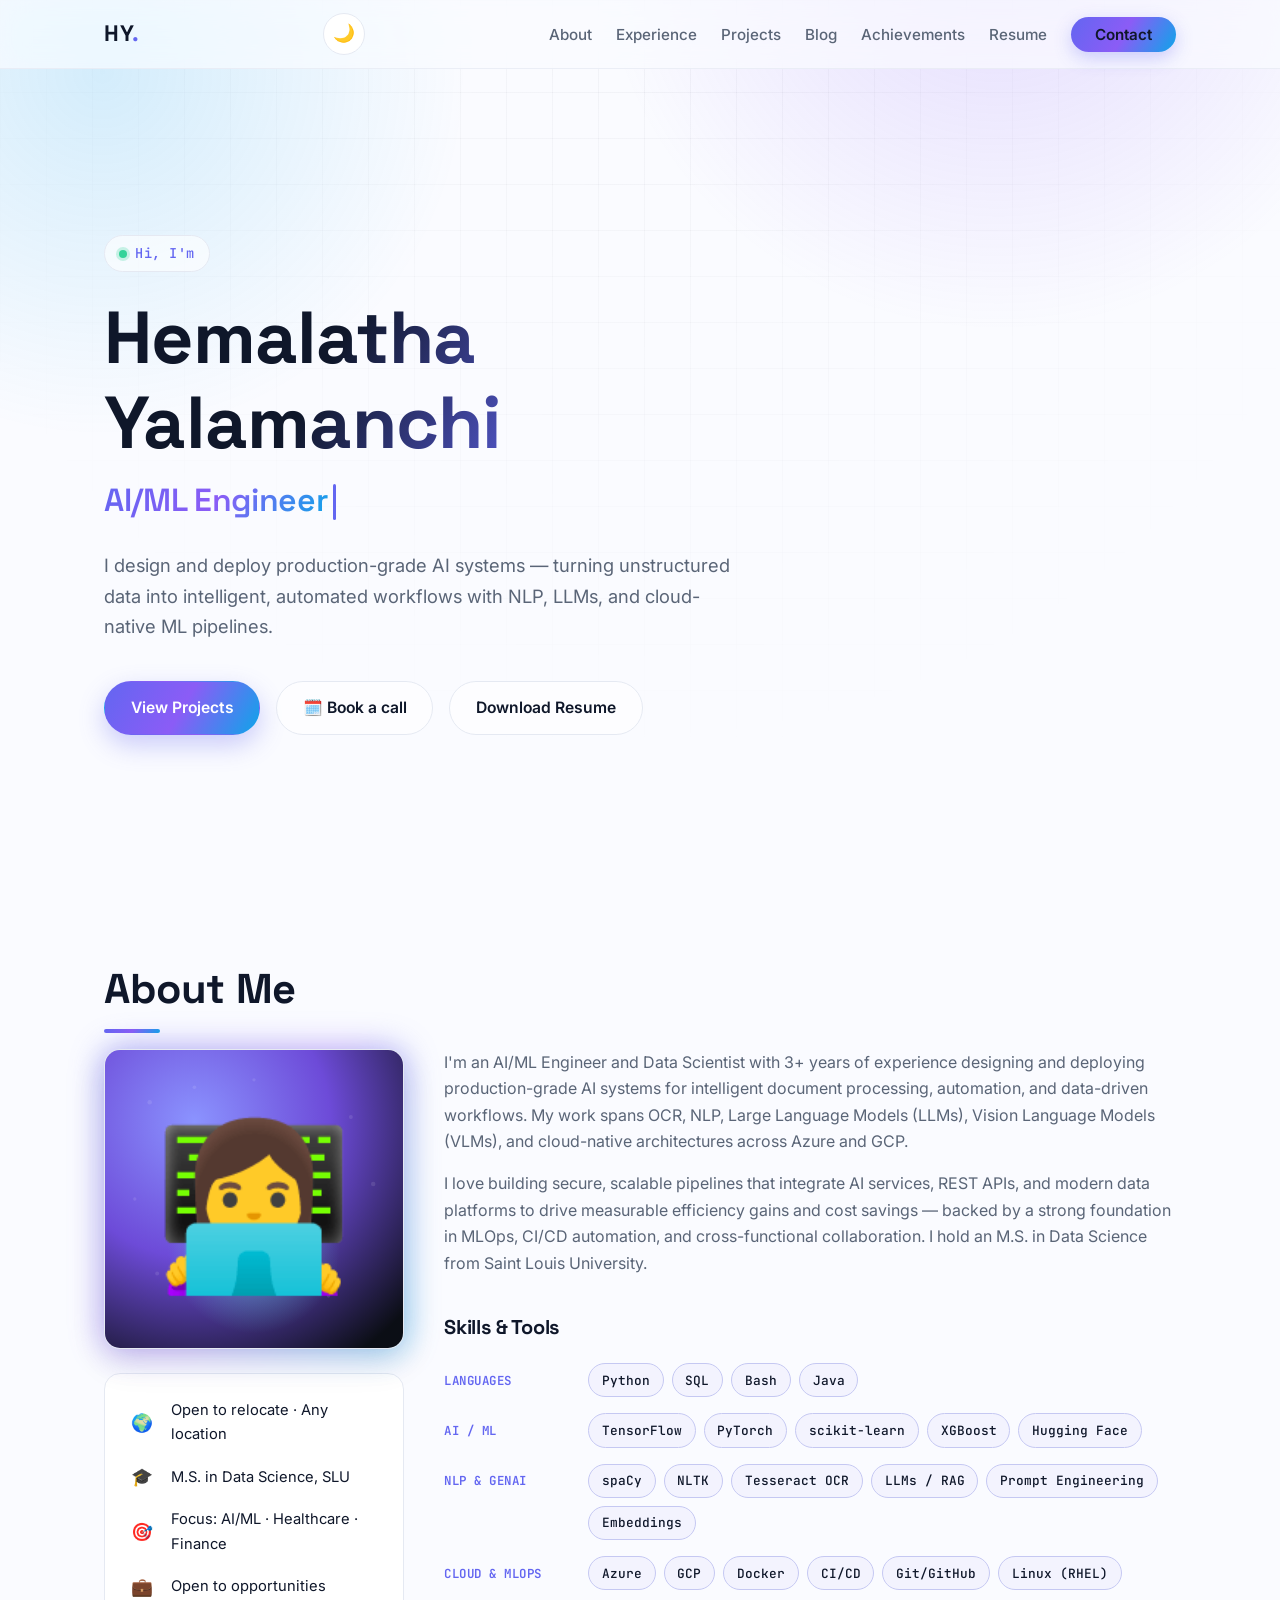
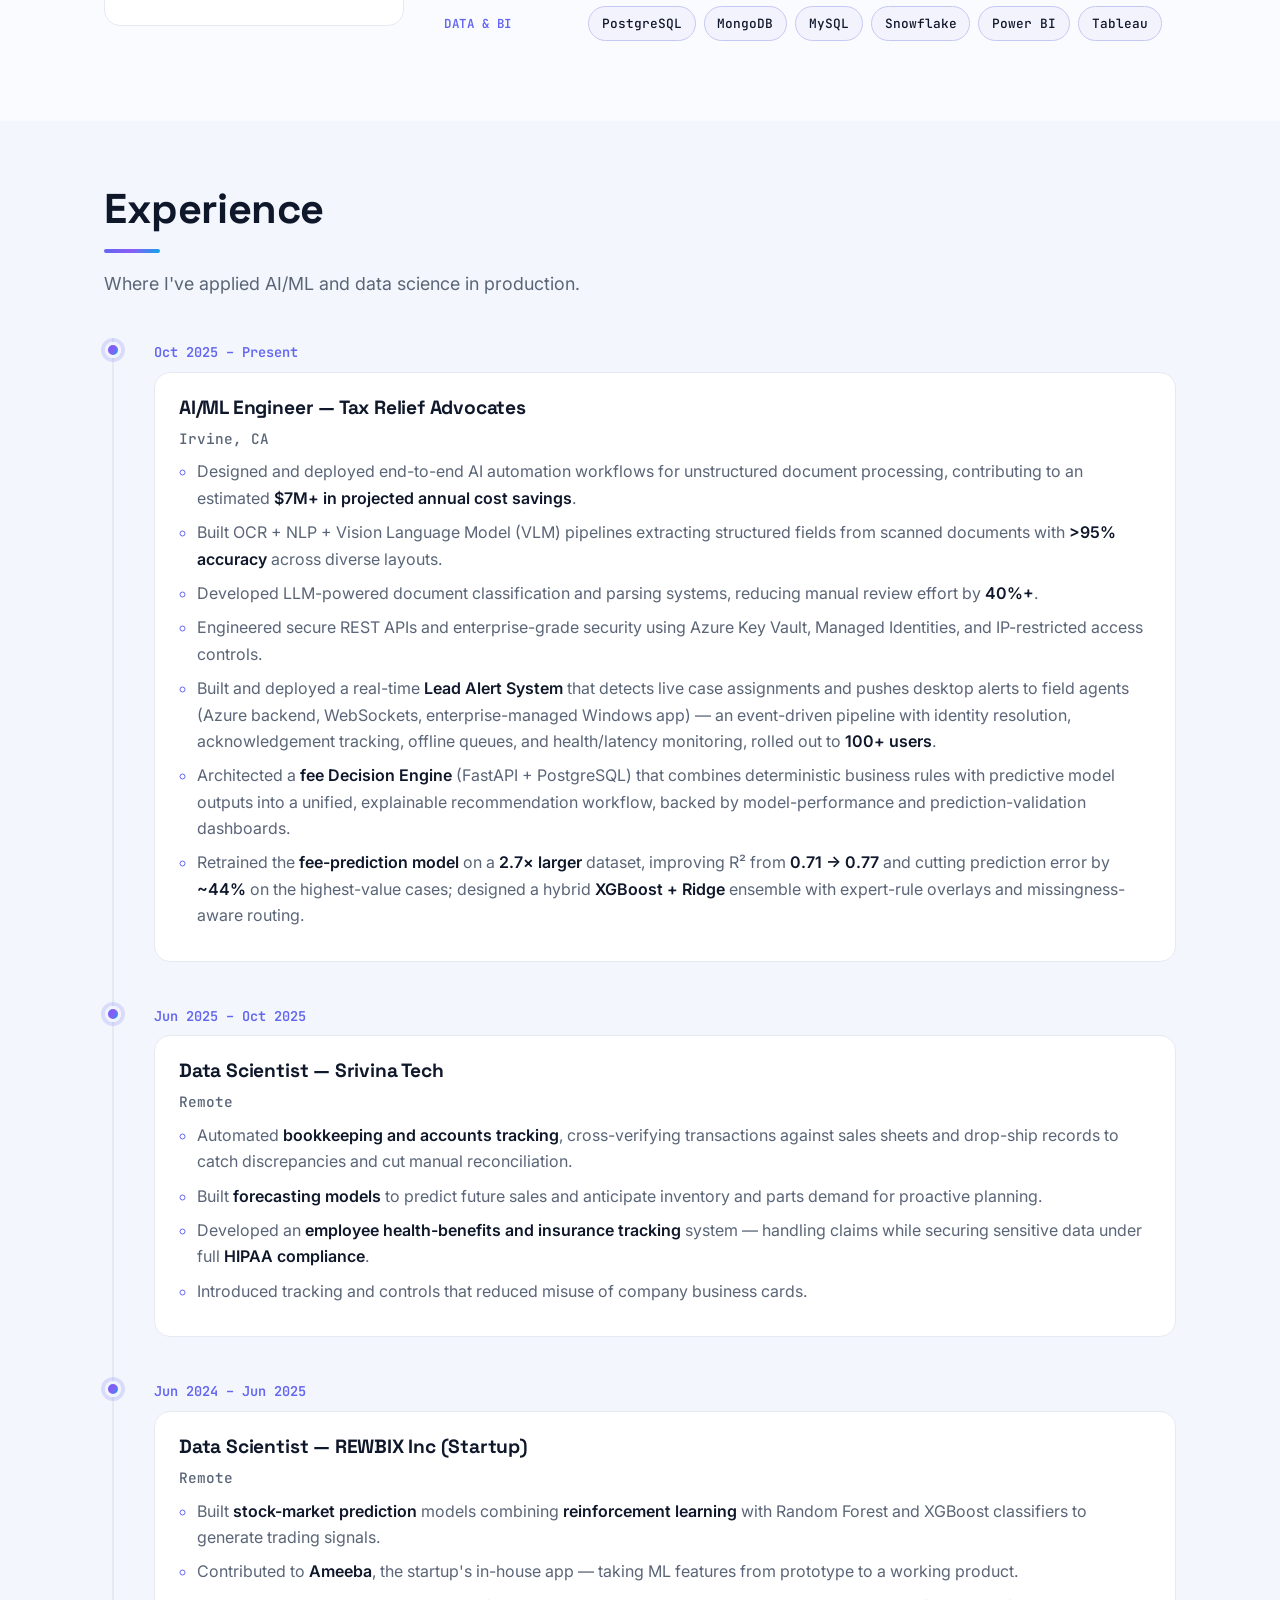
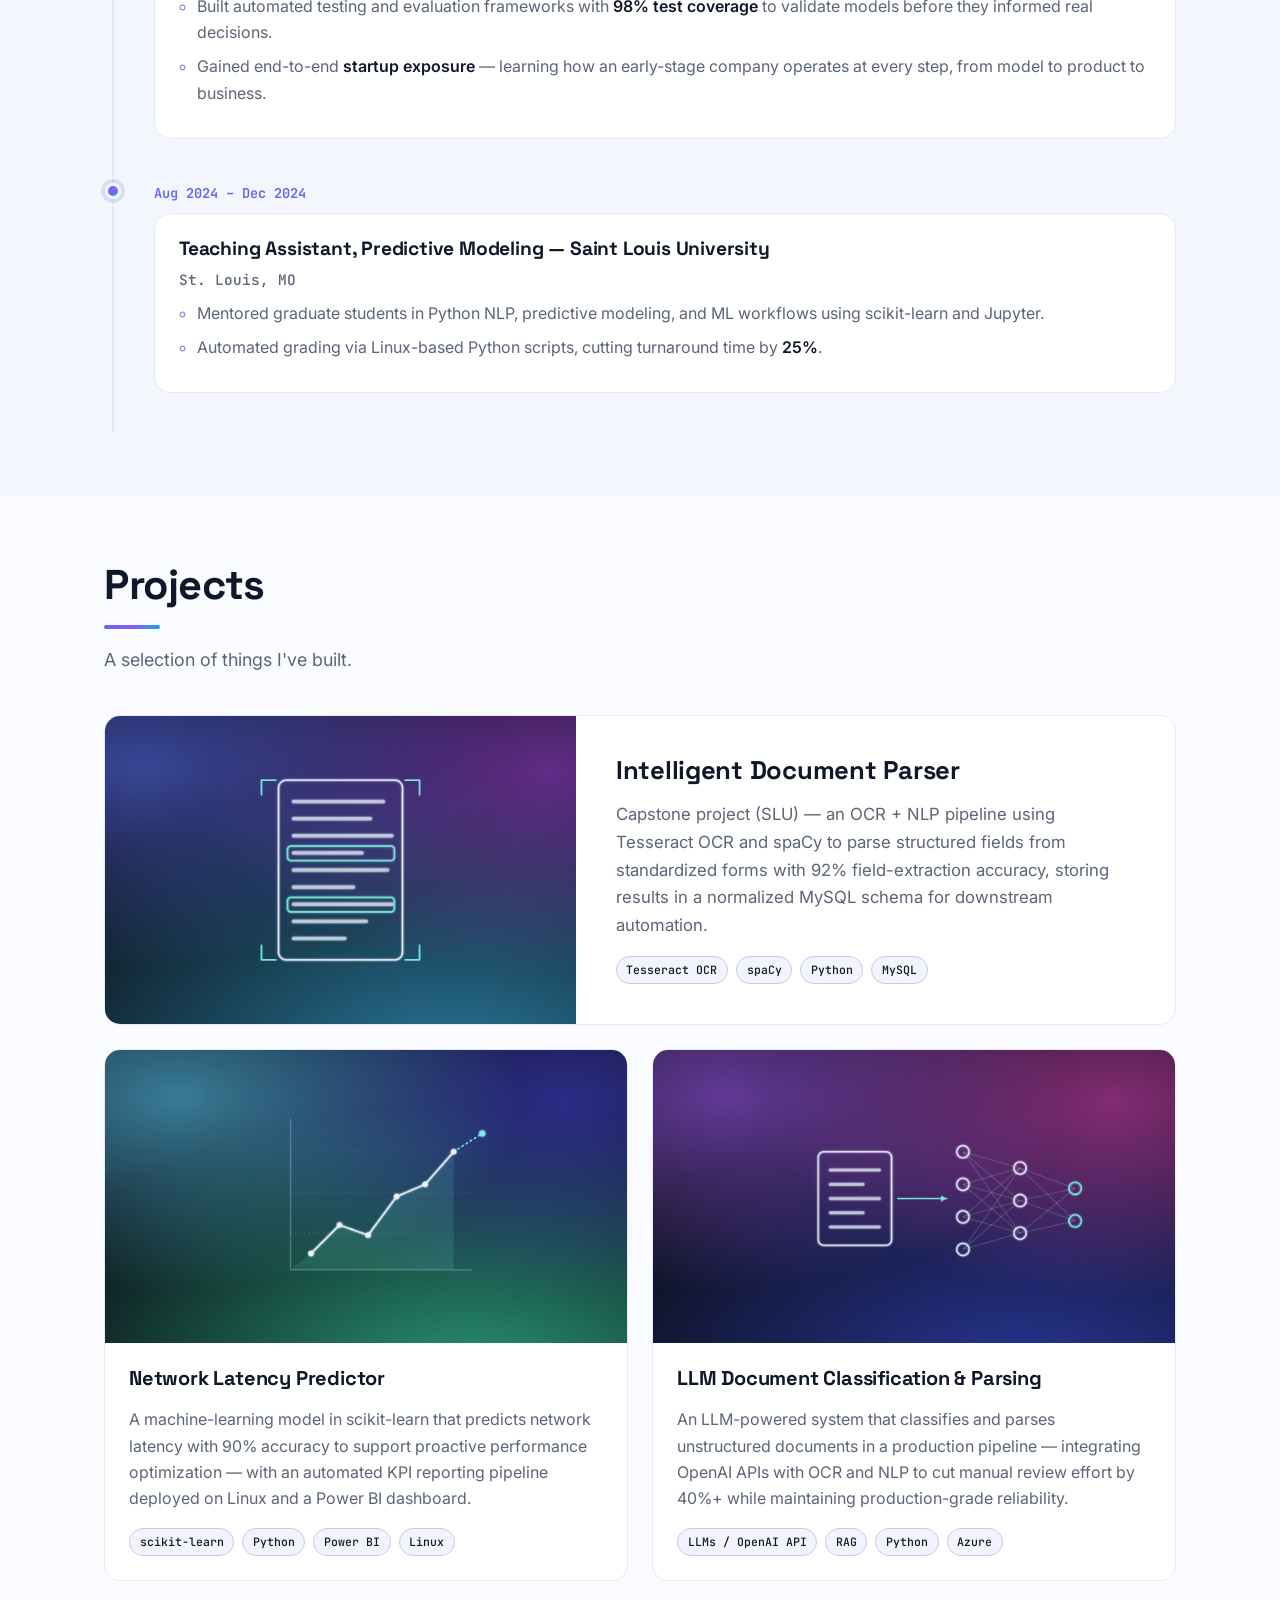
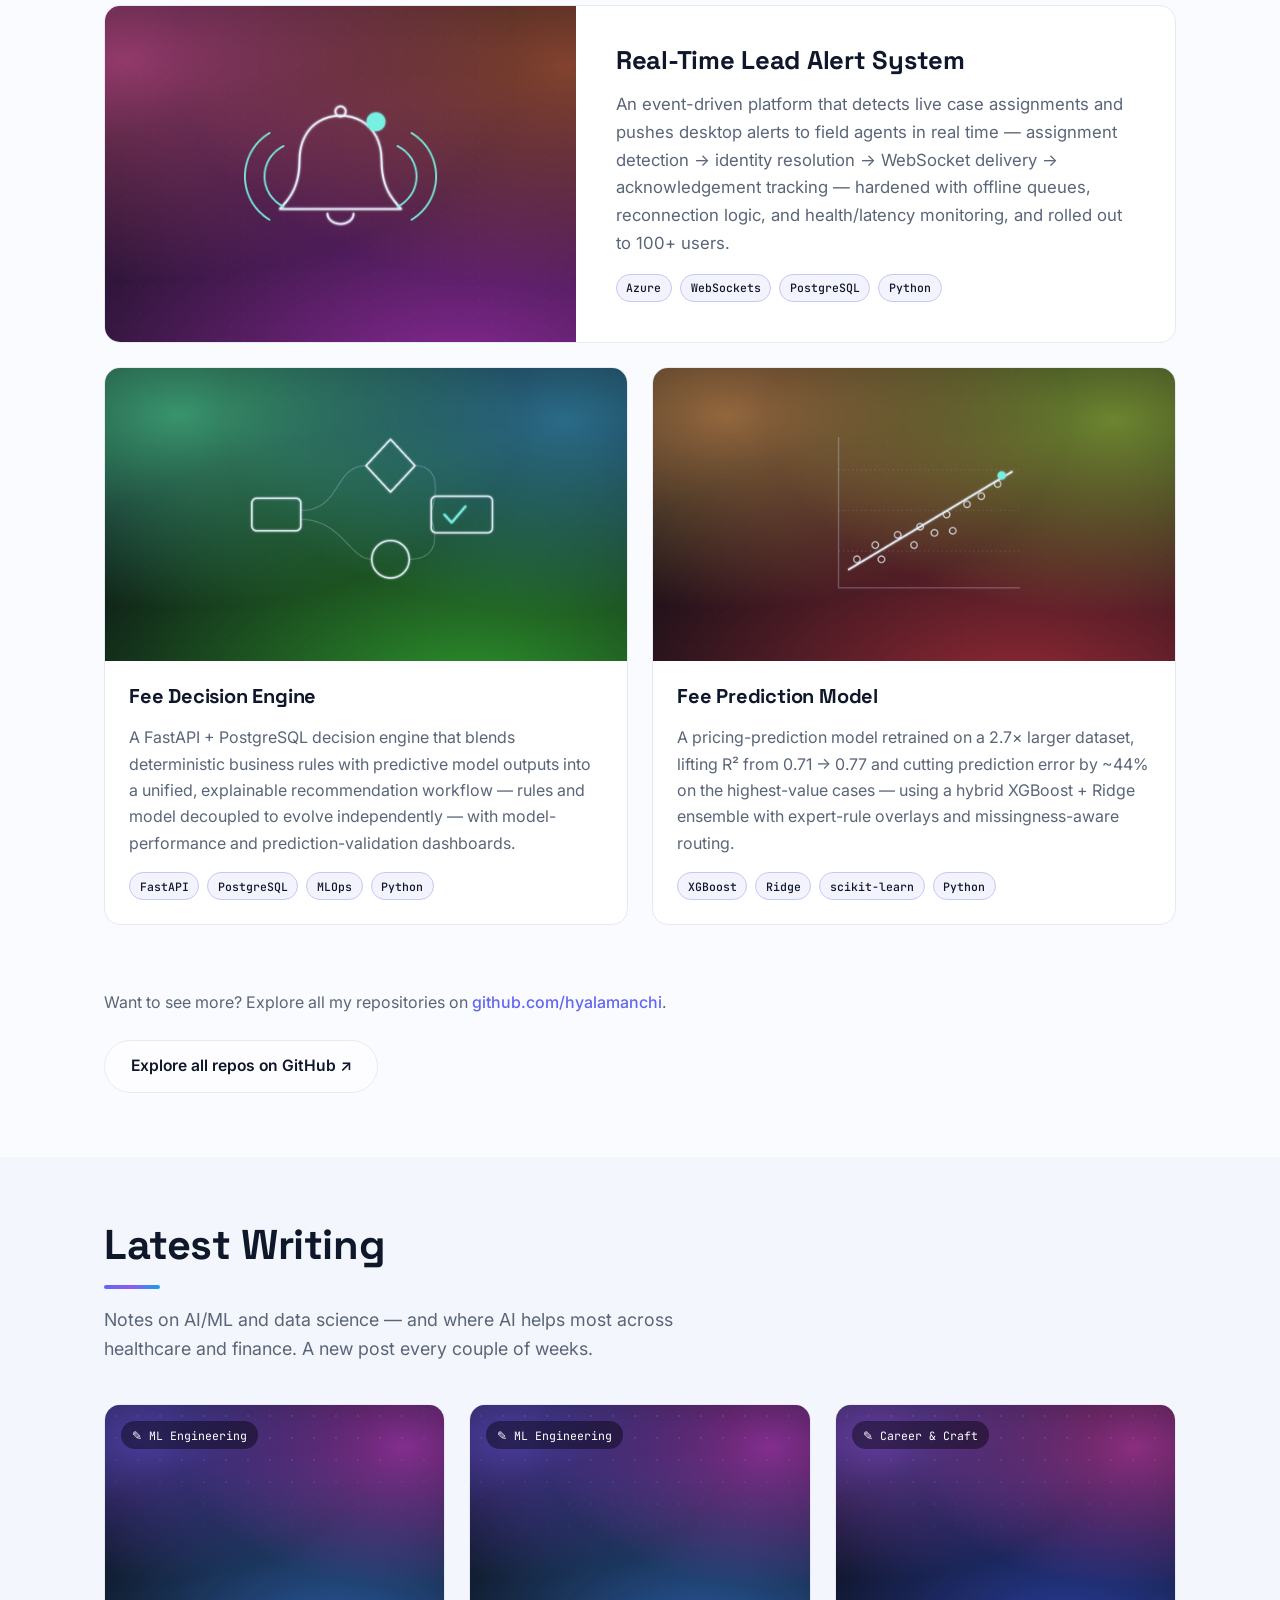
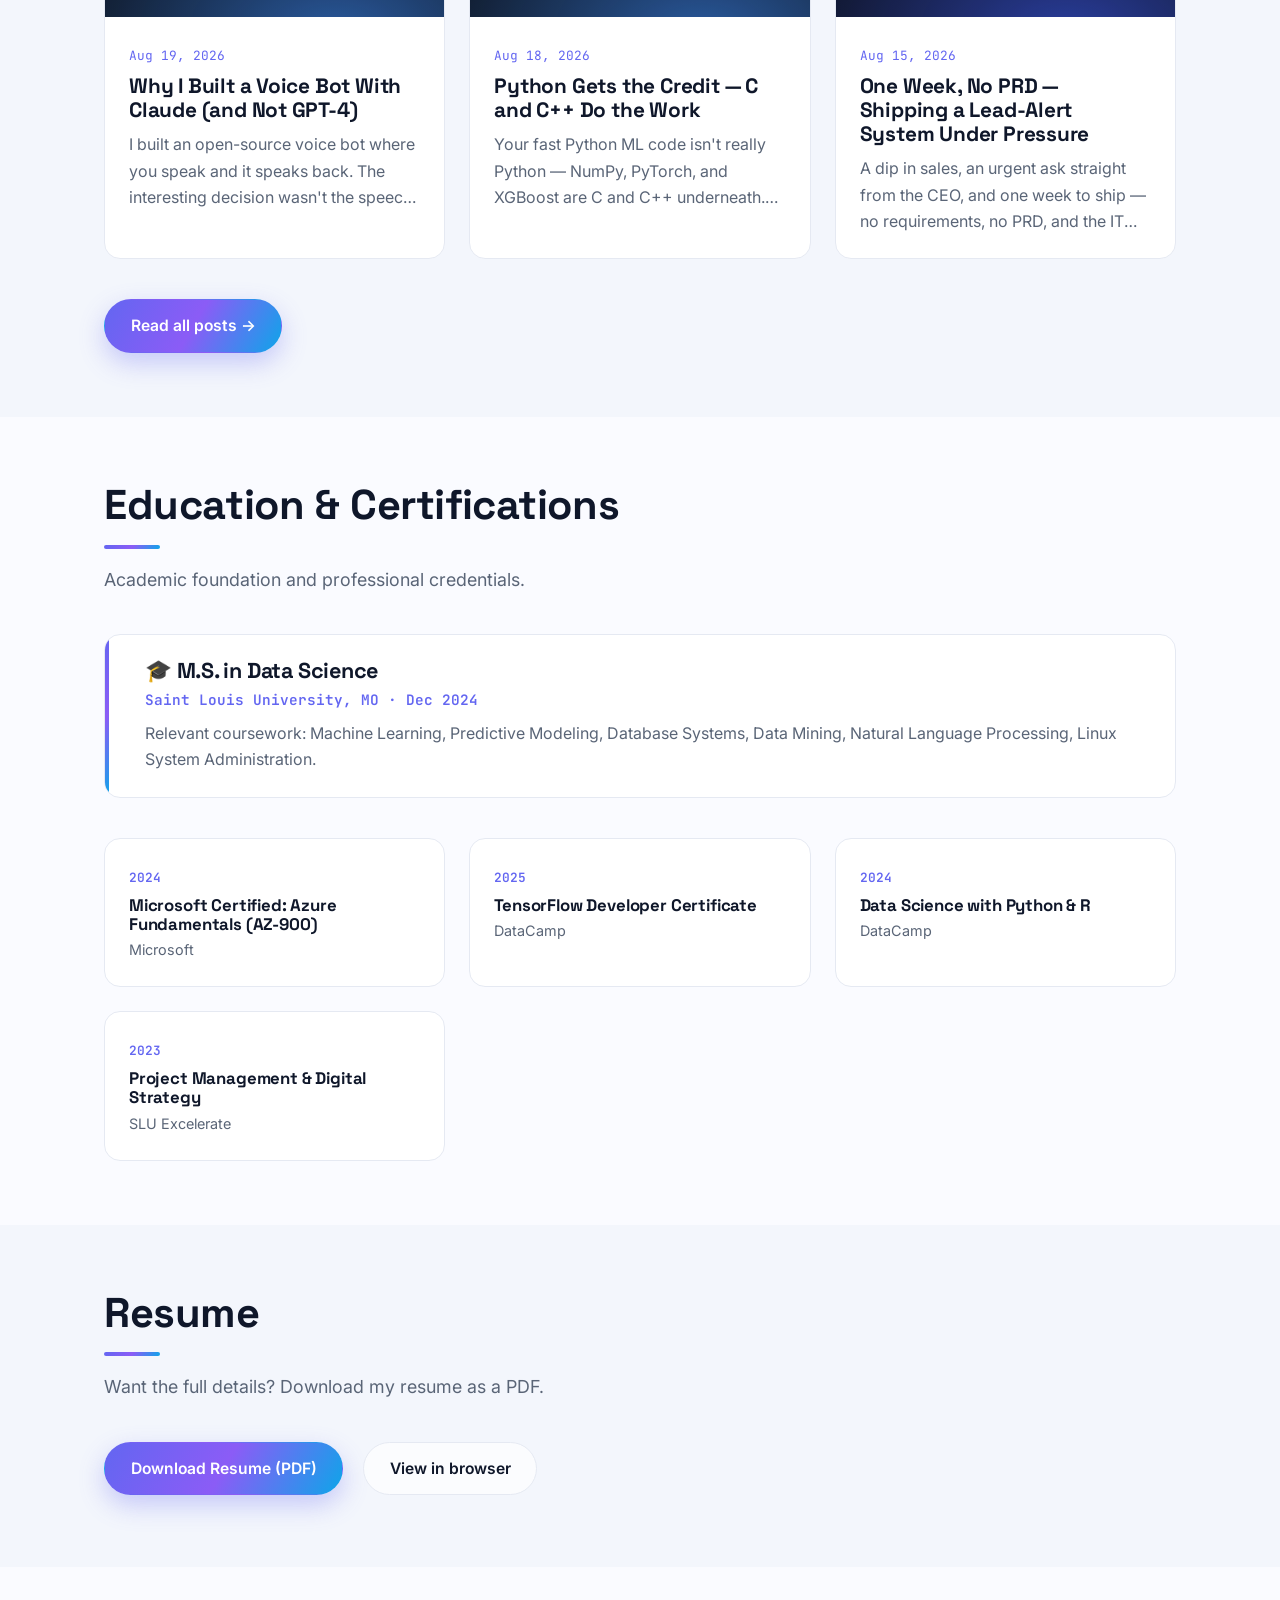
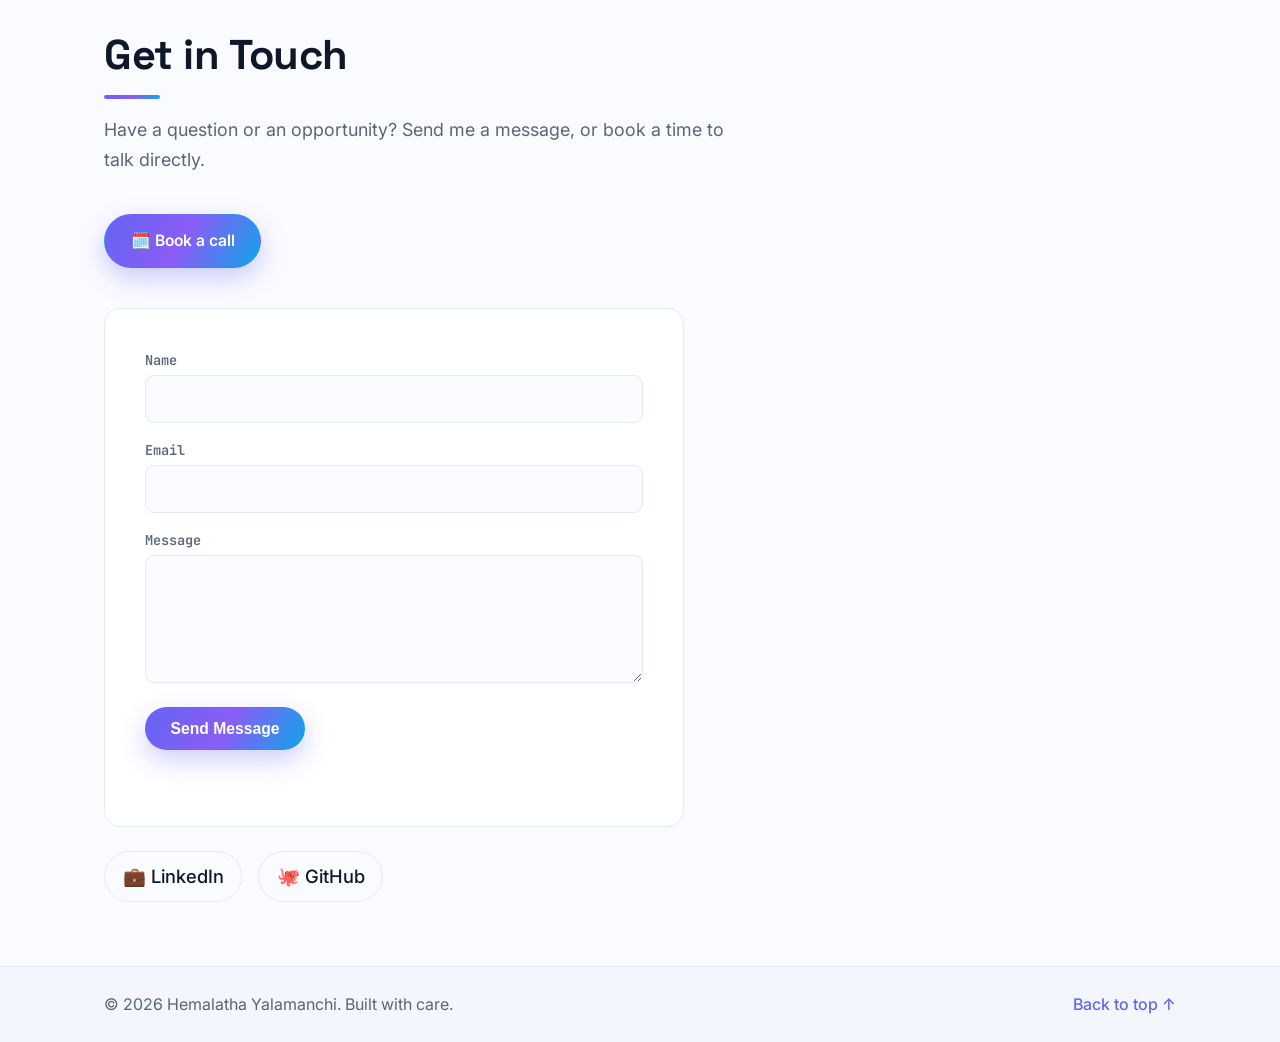
<file: index.html>
<!DOCTYPE html>
<html lang="en" class="no-js">
<head>
  <meta charset="UTF-8" />
  <meta name="viewport" content="width=device-width, initial-scale=1.0" />
  <!-- EDIT: page title shown in the browser tab -->
  <title>Hemalatha Yalamanchi — AI/ML Engineer & Data Scientist</title>
  <meta name="description" content="Portfolio of Hemalatha Yalamanchi — AI/ML Engineer and Data Scientist specializing in NLP, LLMs, document AI, and cloud-native ML pipelines." />
  <link rel="canonical" href="https://hyalamanchi.github.io/" />

  <!-- Social share preview (LinkedIn, Twitter/X, Slack) -->
  <meta property="og:type" content="website" />
  <meta property="og:site_name" content="Hemalatha Yalamanchi" />
  <meta property="og:title" content="Hemalatha Yalamanchi — AI/ML Engineer & Data Scientist" />
  <meta property="og:description" content="AI/ML Engineer and Data Scientist specializing in NLP, LLMs, document AI, and cloud-native ML pipelines across healthcare and finance." />
  <meta property="og:url" content="https://hyalamanchi.github.io/" />
  <meta property="og:image" content="https://hyalamanchi.github.io/assets/og/site.png" />
  <meta property="og:image:width" content="1200" />
  <meta property="og:image:height" content="630" />
  <meta name="twitter:card" content="summary_large_image" />
  <meta name="twitter:title" content="Hemalatha Yalamanchi — AI/ML Engineer & Data Scientist" />
  <meta name="twitter:description" content="AI/ML Engineer and Data Scientist specializing in NLP, LLMs, document AI, and cloud-native ML pipelines across healthcare and finance." />
  <meta name="twitter:image" content="https://hyalamanchi.github.io/assets/og/site.png" />

  <link rel="preconnect" href="https://fonts.googleapis.com" />
  <link rel="preconnect" href="https://fonts.gstatic.com" crossorigin />
  <link href="https://fonts.googleapis.com/css2?family=Inter:wght@400;500;600;700&family=Space+Grotesk:wght@500;600;700&family=JetBrains+Mono:wght@500;600&display=swap" rel="stylesheet" />
  <link rel="stylesheet" href="css/styles.css" />
  <!-- Apply saved theme before paint to avoid a flash of the wrong theme -->
  <script>
    (function () {
      try {
        var saved = localStorage.getItem('theme');
        if (saved === 'light' || saved === 'dark') {
          document.documentElement.setAttribute('data-theme', saved);
        }
      } catch (e) {}
    })();
  </script>
</head>
<body>
  <!-- ============ HEADER / NAV ============ -->
  <header class="site-header" id="top">
    <nav class="nav container">
      <a href="#top" class="nav__logo">HY<span>.</span></a>

      <div class="nav__actions">
        <button class="theme-toggle" id="theme-toggle" aria-label="Toggle light/dark theme" title="Toggle theme">
          <span class="theme-toggle__icon" aria-hidden="true">🌙</span>
        </button>
        <button class="nav__toggle" aria-label="Toggle menu" aria-expanded="false" aria-controls="nav-menu">
          <span></span><span></span><span></span>
        </button>
      </div>

      <ul class="nav__menu" id="nav-menu">
        <li><a href="#about" class="nav__link">About</a></li>
        <li><a href="#experience" class="nav__link">Experience</a></li>
        <li><a href="#projects" class="nav__link">Projects</a></li>
        <li><a href="blog.html" class="nav__link">Blog</a></li>
        <li><a href="#achievements" class="nav__link">Achievements</a></li>
        <li><a href="#resume" class="nav__link">Resume</a></li>
        <li><a href="#contact" class="nav__link nav__link--cta">Contact</a></li>
      </ul>
    </nav>
  </header>

  <main>
    <!-- ============ HERO ============ -->
    <section class="hero container">
      <div class="hero__content reveal">
        <p class="hero__eyebrow">Hi, I'm</p>
        <!-- EDIT: your name -->
        <h1 class="hero__name">Hemalatha Yalamanchi</h1>
        <!-- EDIT: roles rotate via the typing effect in js/main.js (ROLES array) -->
        <h2 class="hero__role" aria-label="AI/ML Engineer, Data Scientist, Data Analyst, Conversational AI Engineer, and Data Engineer">
          <span id="role-typed">AI/ML Engineer</span><span class="type-cursor" aria-hidden="true"></span>
        </h2>
        <!-- EDIT: short tagline about you -->
        <p class="hero__tagline">
          I design and deploy production-grade AI systems — turning unstructured data into
          intelligent, automated workflows with NLP, LLMs, and cloud-native ML pipelines.
        </p>
        <div class="hero__cta">
          <a href="#projects" class="btn btn--primary">View Projects</a>
          <!-- EDIT: your Calendly booking link -->
          <a href="https://calendly.com/hemayalamanchi708/30min" class="btn btn--ghost" target="_blank" rel="noopener">🗓️ Book a call</a>
          <a href="assets/resume.pdf" class="btn btn--ghost" download>Download Resume</a>
        </div>
      </div>
    </section>

    <!-- ============ ABOUT ============ -->
    <section class="section container" id="about">
      <h2 class="section__title reveal">About Me</h2>
      <div class="about reveal">
        <div class="about__sidebar">
          <div class="about__media">
            <!-- EDIT: replace with your headshot, e.g. src="assets/profile.jpg" -->
            <img src="assets/avatar.svg" alt="Hemalatha Yalamanchi avatar" class="about__photo" />
          </div>
          <ul class="about__facts">
            <li><span>🌍</span> Open to relocate · Any location</li>
            <li><span>🎓</span> M.S. in Data Science, SLU</li>
            <li><span>🎯</span> Focus: AI/ML · Healthcare · Finance</li>
            <li><span>💼</span> Open to opportunities</li>
          </ul>
        </div>
        <div class="about__text">
          <!-- EDIT: your bio -->
          <p>
            I'm an AI/ML Engineer and Data Scientist with 3+ years of experience designing and
            deploying production-grade AI systems for intelligent document processing, automation,
            and data-driven workflows. My work spans OCR, NLP, Large Language Models (LLMs), Vision
            Language Models (VLMs), and cloud-native architectures across Azure and GCP.
          </p>
          <p>
            I love building secure, scalable pipelines that integrate AI services, REST APIs, and
            modern data platforms to drive measurable efficiency gains and cost savings — backed by
            a strong foundation in MLOps, CI/CD automation, and cross-functional collaboration. I
            hold an M.S. in Data Science from Saint Louis University.
          </p>

          <h3 class="about__subtitle">Skills &amp; Tools</h3>
          <!-- EDIT: add/remove skills. Each group is one row. -->
          <div class="skill-group">
            <span class="skill-group__label">Languages</span>
            <ul class="tag-list">
              <li class="tag">Python</li>
              <li class="tag">SQL</li>
              <li class="tag">Bash</li>
              <li class="tag">Java</li>
            </ul>
          </div>
          <div class="skill-group">
            <span class="skill-group__label">AI / ML</span>
            <ul class="tag-list">
              <li class="tag">TensorFlow</li>
              <li class="tag">PyTorch</li>
              <li class="tag">scikit-learn</li>
              <li class="tag">XGBoost</li>
              <li class="tag">Hugging Face</li>
            </ul>
          </div>
          <div class="skill-group">
            <span class="skill-group__label">NLP &amp; GenAI</span>
            <ul class="tag-list">
              <li class="tag">spaCy</li>
              <li class="tag">NLTK</li>
              <li class="tag">Tesseract OCR</li>
              <li class="tag">LLMs / RAG</li>
              <li class="tag">Prompt Engineering</li>
              <li class="tag">Embeddings</li>
            </ul>
          </div>
          <div class="skill-group">
            <span class="skill-group__label">Cloud &amp; MLOps</span>
            <ul class="tag-list">
              <li class="tag">Azure</li>
              <li class="tag">GCP</li>
              <li class="tag">Docker</li>
              <li class="tag">CI/CD</li>
              <li class="tag">Git/GitHub</li>
              <li class="tag">Linux (RHEL)</li>
            </ul>
          </div>
          <div class="skill-group">
            <span class="skill-group__label">Data &amp; BI</span>
            <ul class="tag-list">
              <li class="tag">PostgreSQL</li>
              <li class="tag">MongoDB</li>
              <li class="tag">MySQL</li>
              <li class="tag">Snowflake</li>
              <li class="tag">Power BI</li>
              <li class="tag">Tableau</li>
            </ul>
          </div>
        </div>
      </div>
    </section>

    <!-- ============ EXPERIENCE ============ -->
    <section class="section section--alt" id="experience">
      <div class="container">
        <h2 class="section__title reveal">Experience</h2>
        <p class="section__lead reveal">Where I've applied AI/ML and data science in production.</p>

        <ol class="timeline">
          <!-- ==== EXPERIENCE ITEM (copy this <li> for each role) ==== -->
          <li class="timeline__item reveal">
            <span class="timeline__date">Oct 2025 – Present</span>
            <div class="timeline__content">
              <h3 class="timeline__title">AI/ML Engineer — Tax Relief Advocates</h3>
              <p class="timeline__meta">Irvine, CA</p>
              <ul class="bullets">
                <li>Designed and deployed end-to-end AI automation workflows for unstructured document processing, contributing to an estimated <strong>$7M+ in projected annual cost savings</strong>.</li>
                <li>Built OCR + NLP + Vision Language Model (VLM) pipelines extracting structured fields from scanned documents with <strong>&gt;95% accuracy</strong> across diverse layouts.</li>
                <li>Developed LLM-powered document classification and parsing systems, reducing manual review effort by <strong>40%+</strong>.</li>
                <li>Engineered secure REST APIs and enterprise-grade security using Azure Key Vault, Managed Identities, and IP-restricted access controls.</li>
                <li>Built and deployed a real-time <strong>Lead Alert System</strong> that detects live case assignments and pushes desktop alerts to field agents (Azure backend, WebSockets, enterprise-managed Windows app) — an event-driven pipeline with identity resolution, acknowledgement tracking, offline queues, and health/latency monitoring, rolled out to <strong>100+ users</strong>.</li>
                <li>Architected a <strong>fee Decision Engine</strong> (FastAPI + PostgreSQL) that combines deterministic business rules with predictive model outputs into a unified, explainable recommendation workflow, backed by model-performance and prediction-validation dashboards.</li>
                <li>Retrained the <strong>fee-prediction model</strong> on a <strong>2.7× larger</strong> dataset, improving R² from <strong>0.71 → 0.77</strong> and cutting prediction error by <strong>~44%</strong> on the highest-value cases; designed a hybrid <strong>XGBoost + Ridge</strong> ensemble with expert-rule overlays and missingness-aware routing.</li>
              </ul>
            </div>
          </li>
          <!-- ==== /EXPERIENCE ITEM ==== -->

          <li class="timeline__item reveal">
            <span class="timeline__date">Jun 2025 – Oct 2025</span>
            <div class="timeline__content">
              <h3 class="timeline__title">Data Scientist — Srivina Tech</h3>
              <p class="timeline__meta">Remote</p>
              <ul class="bullets">
                <li>Automated <strong>bookkeeping and accounts tracking</strong>, cross-verifying transactions against sales sheets and drop-ship records to catch discrepancies and cut manual reconciliation.</li>
                <li>Built <strong>forecasting models</strong> to predict future sales and anticipate inventory and parts demand for proactive planning.</li>
                <li>Developed an <strong>employee health-benefits and insurance tracking</strong> system — handling claims while securing sensitive data under full <strong>HIPAA compliance</strong>.</li>
                <li>Introduced tracking and controls that reduced misuse of company business cards.</li>
              </ul>
            </div>
          </li>

          <li class="timeline__item reveal">
            <span class="timeline__date">Jun 2024 – Jun 2025</span>
            <div class="timeline__content">
              <h3 class="timeline__title">Data Scientist — REWBIX Inc (Startup)</h3>
              <p class="timeline__meta">Remote</p>
              <ul class="bullets">
                <li>Built <strong>stock-market prediction</strong> models combining <strong>reinforcement learning</strong> with Random Forest and XGBoost classifiers to generate trading signals.</li>
                <li>Contributed to <strong>Ameeba</strong>, the startup's in-house app — taking ML features from prototype to a working product.</li>
                <li>Built automated testing and evaluation frameworks with <strong>98% test coverage</strong> to validate models before they informed real decisions.</li>
                <li>Gained end-to-end <strong>startup exposure</strong> — learning how an early-stage company operates at every step, from model to product to business.</li>
              </ul>
            </div>
          </li>

          <li class="timeline__item reveal">
            <span class="timeline__date">Aug 2024 – Dec 2024</span>
            <div class="timeline__content">
              <h3 class="timeline__title">Teaching Assistant, Predictive Modeling — Saint Louis University</h3>
              <p class="timeline__meta">St. Louis, MO</p>
              <ul class="bullets">
                <li>Mentored graduate students in Python NLP, predictive modeling, and ML workflows using scikit-learn and Jupyter.</li>
                <li>Automated grading via Linux-based Python scripts, cutting turnaround time by <strong>25%</strong>.</li>
              </ul>
            </div>
          </li>
        </ol>
      </div>
    </section>

    <!-- ============ PROJECTS ============ -->
    <section class="section container" id="projects">
      <div>
        <h2 class="section__title reveal">Projects</h2>
        <p class="section__lead reveal">A selection of things I've built.</p>

        <div class="projects-bento" id="featured-grid">
          <!-- ==== FEATURED PROJECT (wide card) ==== -->
          <article class="card card--wide reveal">
            <!-- To use a real screenshot instead of the icon: replace the div below with
                 <div class="card__media"><img src="assets/projects/your-image.jpg" alt="..."></div> -->
            <div class="card__media"><img src="assets/projects/doc-parser.png" alt="Document parsing — extracting structured fields from a scanned form" loading="lazy" /></div>
            <div class="card__body">
              <h3 class="card__title">Intelligent Document Parser</h3>
              <p class="card__desc">
                Capstone project (SLU) — an OCR + NLP pipeline using Tesseract OCR and spaCy to
                parse structured fields from standardized forms with 92% field-extraction accuracy,
                storing results in a normalized MySQL schema for downstream automation.
              </p>
              <ul class="tag-list tag-list--sm">
                <li class="tag">Tesseract OCR</li>
                <li class="tag">spaCy</li>
                <li class="tag">Python</li>
                <li class="tag">MySQL</li>
              </ul>
            </div>
          </article>
          <!-- ==== /PROJECT CARD ==== -->

          <article class="card reveal">
            <div class="card__media"><img src="assets/projects/latency-predictor.png" alt="Predicted network-latency trend line with a forecast point" loading="lazy" /></div>
            <div class="card__body">
              <h3 class="card__title">Network Latency Predictor</h3>
              <p class="card__desc">
                A machine-learning model in scikit-learn that predicts network latency with 90%
                accuracy to support proactive performance optimization — with an automated KPI
                reporting pipeline deployed on Linux and a Power BI dashboard.
              </p>
              <ul class="tag-list tag-list--sm">
                <li class="tag">scikit-learn</li>
                <li class="tag">Python</li>
                <li class="tag">Power BI</li>
                <li class="tag">Linux</li>
              </ul>
            </div>
          </article>

          <article class="card reveal">
            <div class="card__media"><img src="assets/projects/llm-classification.png" alt="A document feeding a neural network that classifies it" loading="lazy" /></div>
            <div class="card__body">
              <h3 class="card__title">LLM Document Classification &amp; Parsing</h3>
              <p class="card__desc">
                An LLM-powered system that classifies and parses unstructured documents in a
                production pipeline — integrating OpenAI APIs with OCR and NLP to cut manual
                review effort by 40%+ while maintaining production-grade reliability.
              </p>
              <ul class="tag-list tag-list--sm">
                <li class="tag">LLMs / OpenAI API</li>
                <li class="tag">RAG</li>
                <li class="tag">Python</li>
                <li class="tag">Azure</li>
              </ul>
            </div>
          </article>

          <article class="card card--wide reveal">
            <div class="card__media"><img src="assets/projects/lead-alert.png" alt="Alert bell broadcasting real-time notifications" loading="lazy" /></div>
            <div class="card__body">
              <h3 class="card__title">Real-Time Lead Alert System</h3>
              <p class="card__desc">
                An event-driven platform that detects live case assignments and pushes desktop alerts
                to field agents in real time — assignment detection → identity resolution →
                WebSocket delivery → acknowledgement tracking — hardened with offline queues,
                reconnection logic, and health/latency monitoring, and rolled out to 100+ users.
              </p>
              <ul class="tag-list tag-list--sm">
                <li class="tag">Azure</li>
                <li class="tag">WebSockets</li>
                <li class="tag">PostgreSQL</li>
                <li class="tag">Python</li>
              </ul>
            </div>
          </article>

          <article class="card reveal">
            <div class="card__media"><img src="assets/projects/decision-engine.png" alt="Decision flow: rule and model branches merging into one decision" loading="lazy" /></div>
            <div class="card__body">
              <h3 class="card__title">Fee Decision Engine</h3>
              <p class="card__desc">
                A FastAPI + PostgreSQL decision engine that blends deterministic business rules with
                predictive model outputs into a unified, explainable recommendation workflow — rules
                and model decoupled to evolve independently — with model-performance and
                prediction-validation dashboards.
              </p>
              <ul class="tag-list tag-list--sm">
                <li class="tag">FastAPI</li>
                <li class="tag">PostgreSQL</li>
                <li class="tag">MLOps</li>
                <li class="tag">Python</li>
              </ul>
            </div>
          </article>

          <article class="card reveal">
            <div class="card__media"><img src="assets/projects/fee-model.png" alt="Scatter plot with a best-fit regression line" loading="lazy" /></div>
            <div class="card__body">
              <h3 class="card__title">Fee Prediction Model</h3>
              <p class="card__desc">
                A pricing-prediction model retrained on a 2.7× larger dataset, lifting R² from
                0.71 → 0.77 and cutting prediction error by ~44% on the highest-value cases — using a
                hybrid XGBoost + Ridge ensemble with expert-rule overlays and missingness-aware routing.
              </p>
              <ul class="tag-list tag-list--sm">
                <li class="tag">XGBoost</li>
                <li class="tag">Ridge</li>
                <li class="tag">scikit-learn</li>
                <li class="tag">Python</li>
              </ul>
            </div>
          </article>
        </div>

        <div class="gh reveal">
          <p class="gh__sub">
            Want to see more? Explore all my repositories on
            <a class="link" href="https://github.com/hyalamanchi" target="_blank" rel="noopener">github.com/hyalamanchi</a>.
          </p>
          <a href="https://github.com/hyalamanchi" class="btn btn--ghost" target="_blank" rel="noopener">Explore all repos on GitHub ↗</a>
        </div>
      </div>
    </section>

    <!-- ============ LATEST WRITING (blog teaser) ============ -->
    <section class="section section--alt" id="writing">
      <div class="container">
        <h2 class="section__title reveal">Latest Writing</h2>
        <p class="section__lead reveal">Notes on AI/ML and data science — and where AI helps most across healthcare and finance. A new post every couple of weeks.</p>
        <div id="home-blog"></div>
        <div class="blog-more reveal">
          <a href="blog.html" class="btn btn--primary">Read all posts →</a>
        </div>
      </div>
    </section>

    <!-- ============ EDUCATION & CERTIFICATIONS ============ -->
    <section class="section" id="achievements">
      <div class="container">
        <h2 class="section__title reveal">Education &amp; Certifications</h2>
        <p class="section__lead reveal">Academic foundation and professional credentials.</p>

        <div class="edu reveal">
          <h3 class="edu__title">🎓 M.S. in Data Science</h3>
          <p class="edu__meta">Saint Louis University, MO · Dec 2024</p>
          <p class="edu__note">
            Relevant coursework: Machine Learning, Predictive Modeling, Database Systems, Data
            Mining, Natural Language Processing, Linux System Administration.
          </p>
        </div>

        <div class="grid grid--cards">
          <!-- ==== CERTIFICATION CARD (copy for each) ==== -->
          <article class="cert reveal">
            <span class="cert__year">2024</span>
            <h3 class="cert__title">Microsoft Certified: Azure Fundamentals (AZ-900)</h3>
            <p class="cert__issuer">Microsoft</p>
          </article>
          <!-- ==== /CERTIFICATION CARD ==== -->
          <article class="cert reveal">
            <span class="cert__year">2025</span>
            <h3 class="cert__title">TensorFlow Developer Certificate</h3>
            <p class="cert__issuer">DataCamp</p>
          </article>
          <article class="cert reveal">
            <span class="cert__year">2024</span>
            <h3 class="cert__title">Data Science with Python &amp; R</h3>
            <p class="cert__issuer">DataCamp</p>
          </article>
          <article class="cert reveal">
            <span class="cert__year">2023</span>
            <h3 class="cert__title">Project Management &amp; Digital Strategy</h3>
            <p class="cert__issuer">SLU Excelerate</p>
          </article>
        </div>
      </div>
    </section>

    <!-- ============ RESUME ============ -->
    <section class="section section--alt" id="resume">
      <div class="container resume">
        <h2 class="section__title reveal">Resume</h2>
        <p class="section__lead reveal">
          Want the full details? Download my resume as a PDF.
        </p>
        <div class="reveal">
          <!-- EDIT: place your file at assets/resume.pdf -->
          <a href="assets/resume.pdf" class="btn btn--primary" download>Download Resume (PDF)</a>
          <a href="assets/resume.pdf" class="btn btn--ghost" target="_blank" rel="noopener">View in browser</a>
        </div>
      </div>
    </section>

    <!-- ============ CONTACT ============ -->
    <section class="section container" id="contact">
      <h2 class="section__title reveal">Get in Touch</h2>
      <p class="section__lead reveal">
        Have a question or an opportunity? Send me a message, or book a time to talk directly.
      </p>
      <div class="reveal" style="margin-bottom: var(--space-5);">
        <!-- EDIT: your Calendly booking link -->
        <a href="https://calendly.com/hemayalamanchi708/30min" class="btn btn--primary" target="_blank" rel="noopener">🗓️ Book a call</a>
      </div>

      <!--
        CONTACT FORM — connected to Formspree (form ID: mrenldpd).
        Messages are delivered to hemayalamanchi708@gmail.com.
        Note: the form only sends once the site is deployed online (not in local preview).
      -->
      <form class="contact-form reveal" id="contact-form"
            action="https://formspree.io/f/mrenldpd" method="POST">
        <div class="form-row">
          <label for="cf-name">Name</label>
          <input type="text" id="cf-name" name="name" required autocomplete="name" />
        </div>
        <div class="form-row">
          <label for="cf-email">Email</label>
          <input type="email" id="cf-email" name="email" required autocomplete="email" />
        </div>
        <div class="form-row">
          <label for="cf-message">Message</label>
          <textarea id="cf-message" name="message" rows="5" required></textarea>
        </div>
        <button type="submit" class="btn btn--primary">Send Message</button>
        <p class="form-status" id="form-status" role="status" aria-live="polite"></p>
      </form>

      <!-- EDIT: your profile links (email stays hidden — the form handles contact) -->
      <ul class="contact-list contact-list--social reveal">
        <li><a class="link" href="https://linkedin.com/in/hemalatha-yalamanchi" target="_blank" rel="noopener">💼 LinkedIn</a></li>
        <li><a class="link" href="https://github.com/hyalamanchi" target="_blank" rel="noopener">🐙 GitHub</a></li>
      </ul>
    </section>
  </main>

  <!-- ============ FOOTER ============ -->
  <footer class="footer">
    <div class="container footer__inner">
      <p>© <span id="year"></span> Hemalatha Yalamanchi. Built with care.</p>
      <a href="#top" class="link">Back to top ↑</a>
    </div>
  </footer>

  <script src="js/main.js"></script>
</body>
</html>
</file>
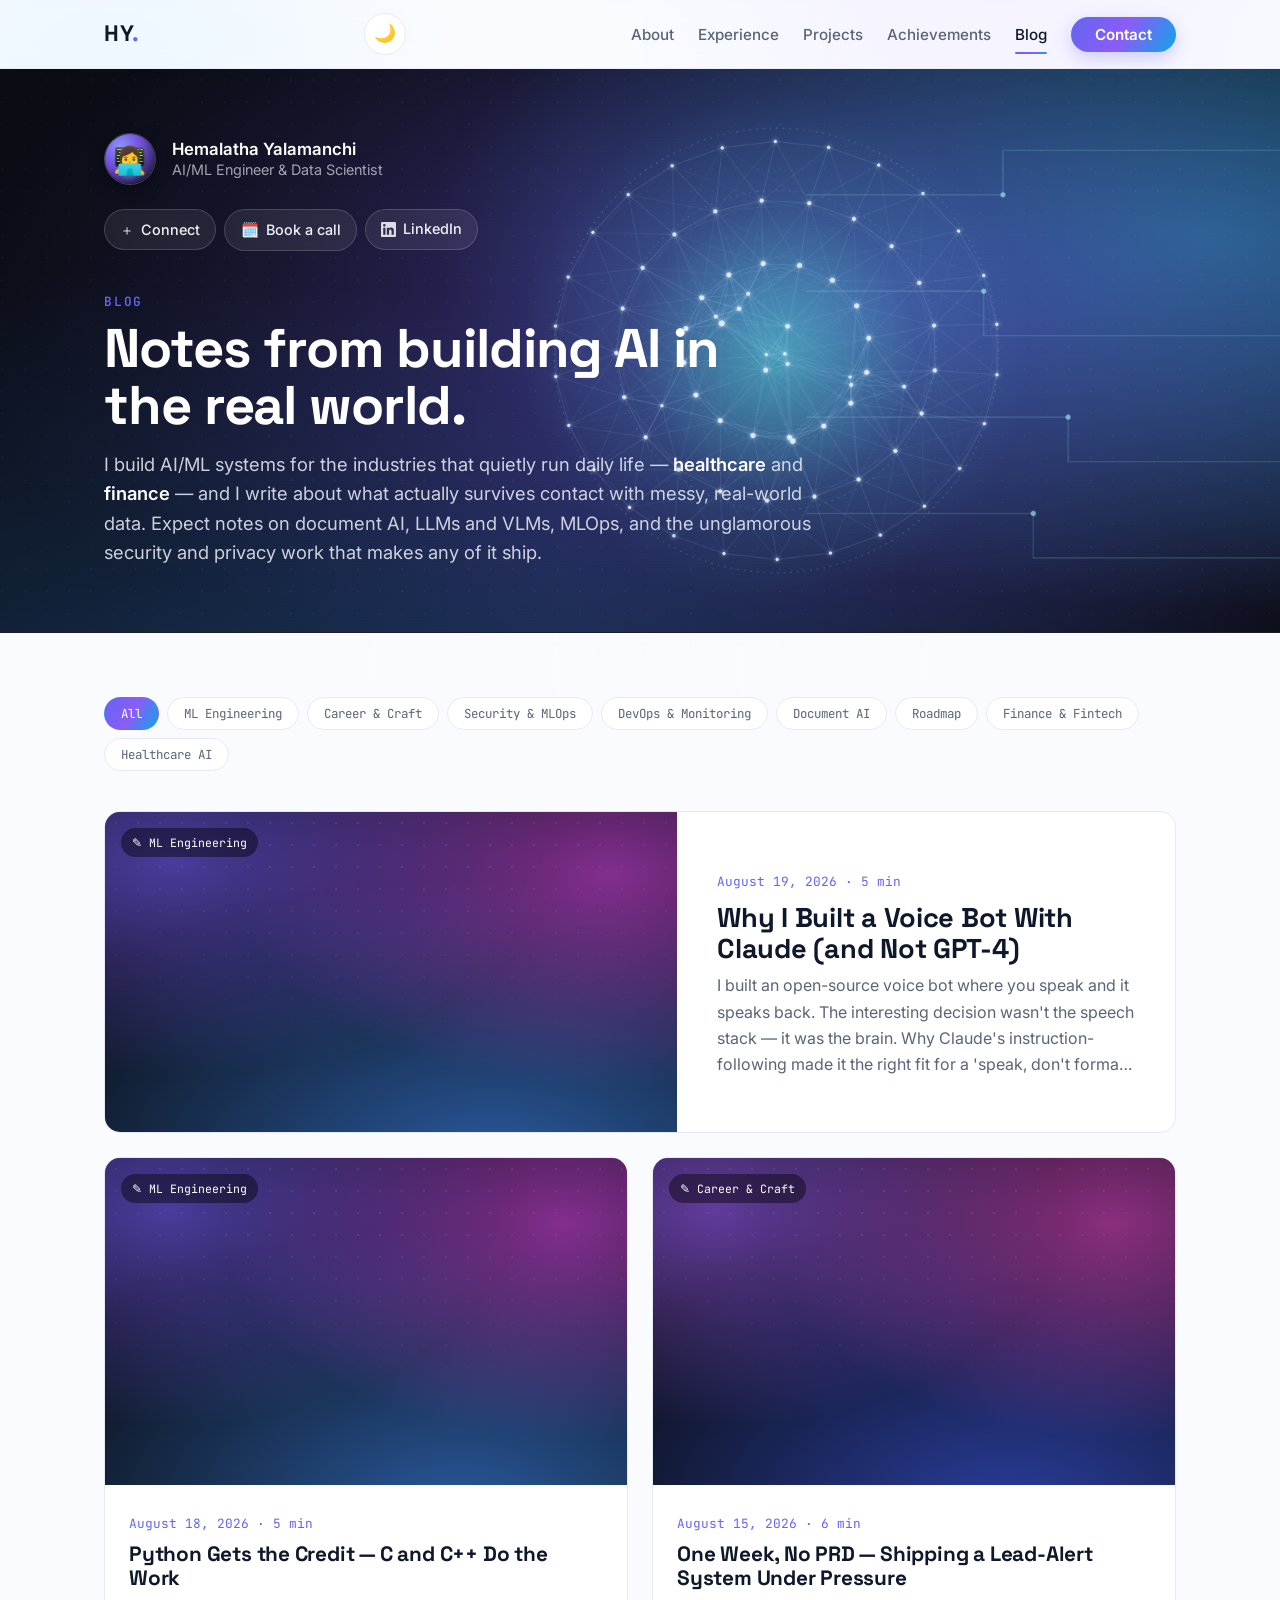
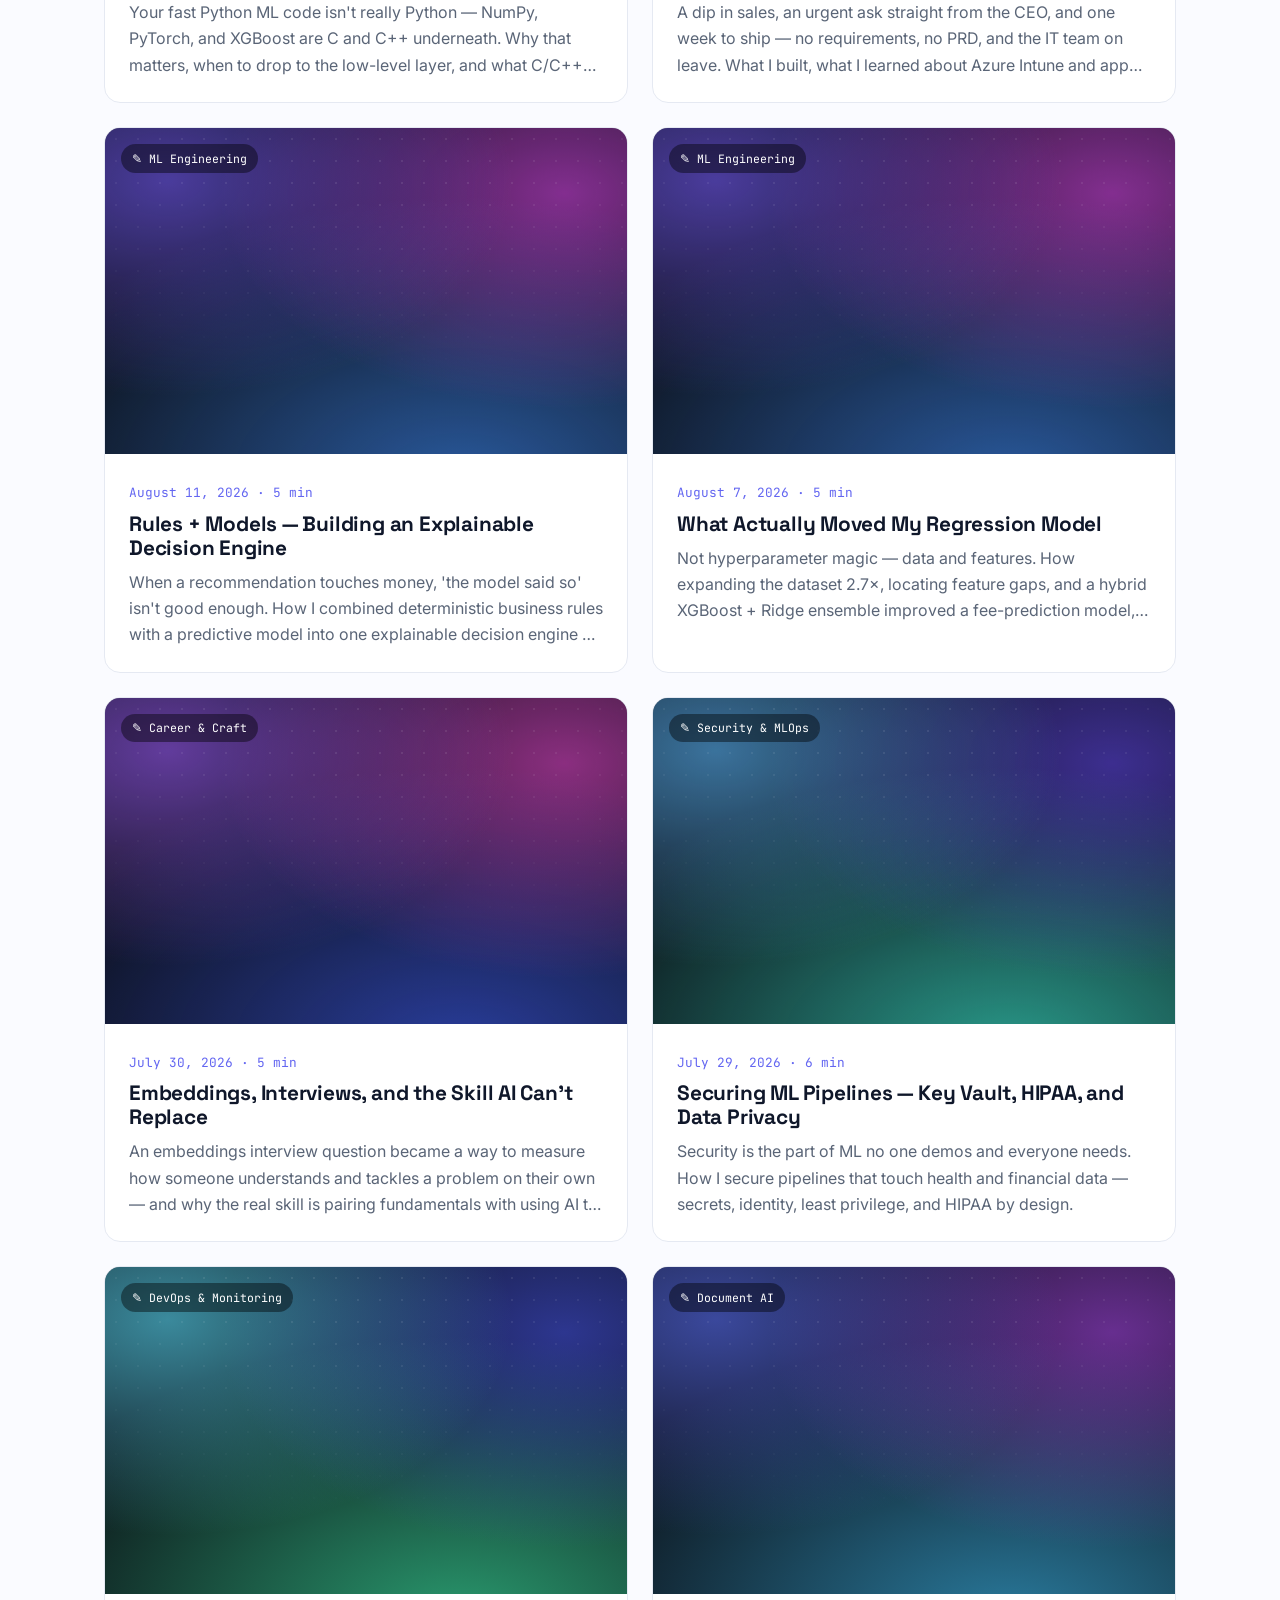
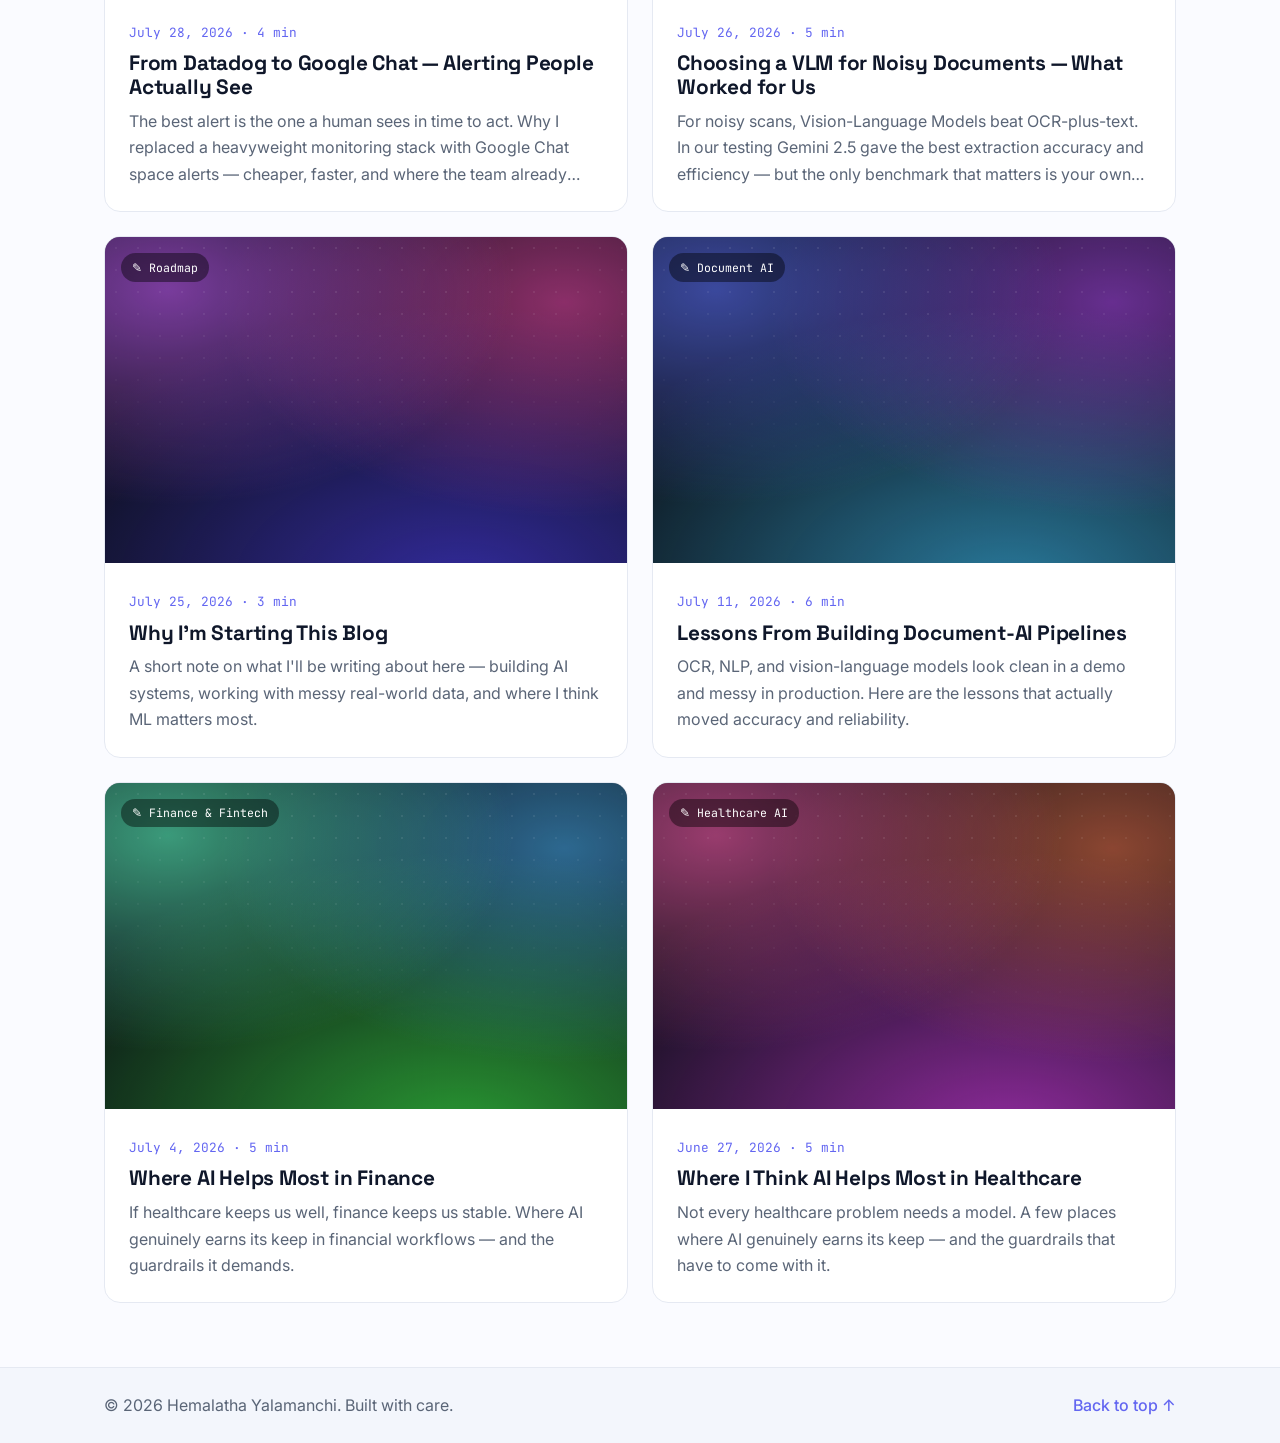
<file: blog.html>
<!DOCTYPE html>
<html lang="en" class="no-js">
<head>
  <meta charset="UTF-8" />
  <meta name="viewport" content="width=device-width, initial-scale=1.0" />
  <title>Blog — Hemalatha Yalamanchi</title>
  <meta name="description" content="Writing on AI/ML and data science across the industries that shape daily life — healthcare and finance — by Hemalatha Yalamanchi." />
  <link rel="canonical" href="https://hyalamanchi.github.io/blog.html" />

  <!-- Social share preview (LinkedIn, Twitter/X, Slack) -->
  <meta property="og:type" content="website" />
  <meta property="og:site_name" content="Hemalatha Yalamanchi" />
  <meta property="og:title" content="Blog — Hemalatha Yalamanchi" />
  <meta property="og:description" content="Writing on AI/ML and data science across the industries that shape daily life — healthcare and finance." />
  <meta property="og:url" content="https://hyalamanchi.github.io/blog.html" />
  <meta property="og:image" content="https://hyalamanchi.github.io/assets/og/site.png" />
  <meta property="og:image:width" content="1200" />
  <meta property="og:image:height" content="630" />
  <meta name="twitter:card" content="summary_large_image" />
  <meta name="twitter:title" content="Blog — Hemalatha Yalamanchi" />
  <meta name="twitter:description" content="Writing on AI/ML and data science across the industries that shape daily life — healthcare and finance." />
  <meta name="twitter:image" content="https://hyalamanchi.github.io/assets/og/site.png" />

  <link rel="preconnect" href="https://fonts.googleapis.com" />
  <link rel="preconnect" href="https://fonts.gstatic.com" crossorigin />
  <link href="https://fonts.googleapis.com/css2?family=Inter:wght@400;500;600;700&family=Space+Grotesk:wght@500;600;700&family=JetBrains+Mono:wght@500;600&display=swap" rel="stylesheet" />
  <link rel="stylesheet" href="css/styles.css" />
  <script>
    (function () {
      try {
        var saved = localStorage.getItem('theme');
        if (saved === 'light' || saved === 'dark') document.documentElement.setAttribute('data-theme', saved);
      } catch (e) {}
    })();
  </script>
</head>
<body>
  <header class="site-header" id="top">
    <nav class="nav container">
      <a href="index.html" class="nav__logo">HY<span>.</span></a>
      <div class="nav__actions">
        <button class="theme-toggle" id="theme-toggle" aria-label="Toggle light/dark theme" title="Toggle theme">
          <span class="theme-toggle__icon" aria-hidden="true">🌙</span>
        </button>
        <button class="nav__toggle" aria-label="Toggle menu" aria-expanded="false" aria-controls="nav-menu">
          <span></span><span></span><span></span>
        </button>
      </div>
      <ul class="nav__menu" id="nav-menu">
        <li><a href="index.html#about" class="nav__link">About</a></li>
        <li><a href="index.html#experience" class="nav__link">Experience</a></li>
        <li><a href="index.html#projects" class="nav__link">Projects</a></li>
        <li><a href="index.html#achievements" class="nav__link">Achievements</a></li>
        <li><a href="blog.html" class="nav__link is-active">Blog</a></li>
        <li><a href="index.html#contact" class="nav__link nav__link--cta">Contact</a></li>
      </ul>
    </nav>
  </header>

  <main>
    <!-- Hero banner (artwork: assets/blog-hero.png, generated by scripts/gen-blog-hero.py) -->
    <section class="blog-hero">
      <div class="container blog-hero__inner">
        <div class="author">
          <img class="author__avatar" src="assets/avatar.svg" alt="Hemalatha Yalamanchi" />
          <div class="author__id">
            <span class="author__name">Hemalatha Yalamanchi</span>
            <span class="author__role">AI/ML Engineer &amp; Data Scientist</span>
          </div>
        </div>

        <div class="author__actions">
          <a class="author__btn" href="index.html#contact">
            <span aria-hidden="true">＋</span> Connect
          </a>
          <a class="author__btn" href="https://calendly.com/hemayalamanchi708/30min" target="_blank" rel="noopener">
            <span aria-hidden="true">🗓️</span> Book a call
          </a>
          <a class="author__btn" href="https://linkedin.com/in/hemalatha-yalamanchi" target="_blank" rel="noopener">
            <svg class="author__btn-ic" width="15" height="15" viewBox="0 0 24 24" fill="currentColor" aria-hidden="true"><path d="M20.45 20.45h-3.56v-5.57c0-1.33-.02-3.04-1.85-3.04-1.85 0-2.14 1.45-2.14 2.94v5.67H9.35V9h3.41v1.56h.05c.48-.9 1.64-1.85 3.37-1.85 3.6 0 4.27 2.37 4.27 5.46v6.28zM5.34 7.43a2.06 2.06 0 1 1 0-4.13 2.06 2.06 0 0 1 0 4.13zM7.12 20.45H3.56V9h3.56v11.45zM22.22 0H1.77C.8 0 0 .78 0 1.75v20.5C0 23.22.8 24 1.77 24h20.45c.98 0 1.78-.78 1.78-1.75V1.75C24 .78 23.2 0 22.22 0z"/></svg>
            LinkedIn
          </a>
        </div>

        <p class="blog-hero__eyebrow">BLOG</p>
        <h1 class="blog-hero__title reveal">Notes from building AI in the real world.</h1>
        <p class="blog-hero__lead reveal">
          I build AI/ML systems for the industries that quietly run daily life —
          <strong>healthcare</strong> and <strong>finance</strong> — and I write about what
          actually survives contact with messy, real-world data. Expect notes on document AI,
          LLMs and VLMs, MLOps, and the unglamorous security and privacy work that makes any of it
          ship.
        </p>
      </div>
    </section>

    <section class="section container">
      <!-- Single-post view (used when ?p=<slug> is in the URL) -->
      <article class="post" id="post-view"></article>

      <!-- List view (card grid) -->
      <div id="post-list"></div>
    </section>
  </main>

  <footer class="footer">
    <div class="container footer__inner">
      <p>© <span id="year"></span> Hemalatha Yalamanchi. Built with care.</p>
      <a href="#top" class="link">Back to top ↑</a>
    </div>
  </footer>

  <script src="js/main.js"></script>
  <script src="js/blog.js"></script>
</body>
</html>
</file>
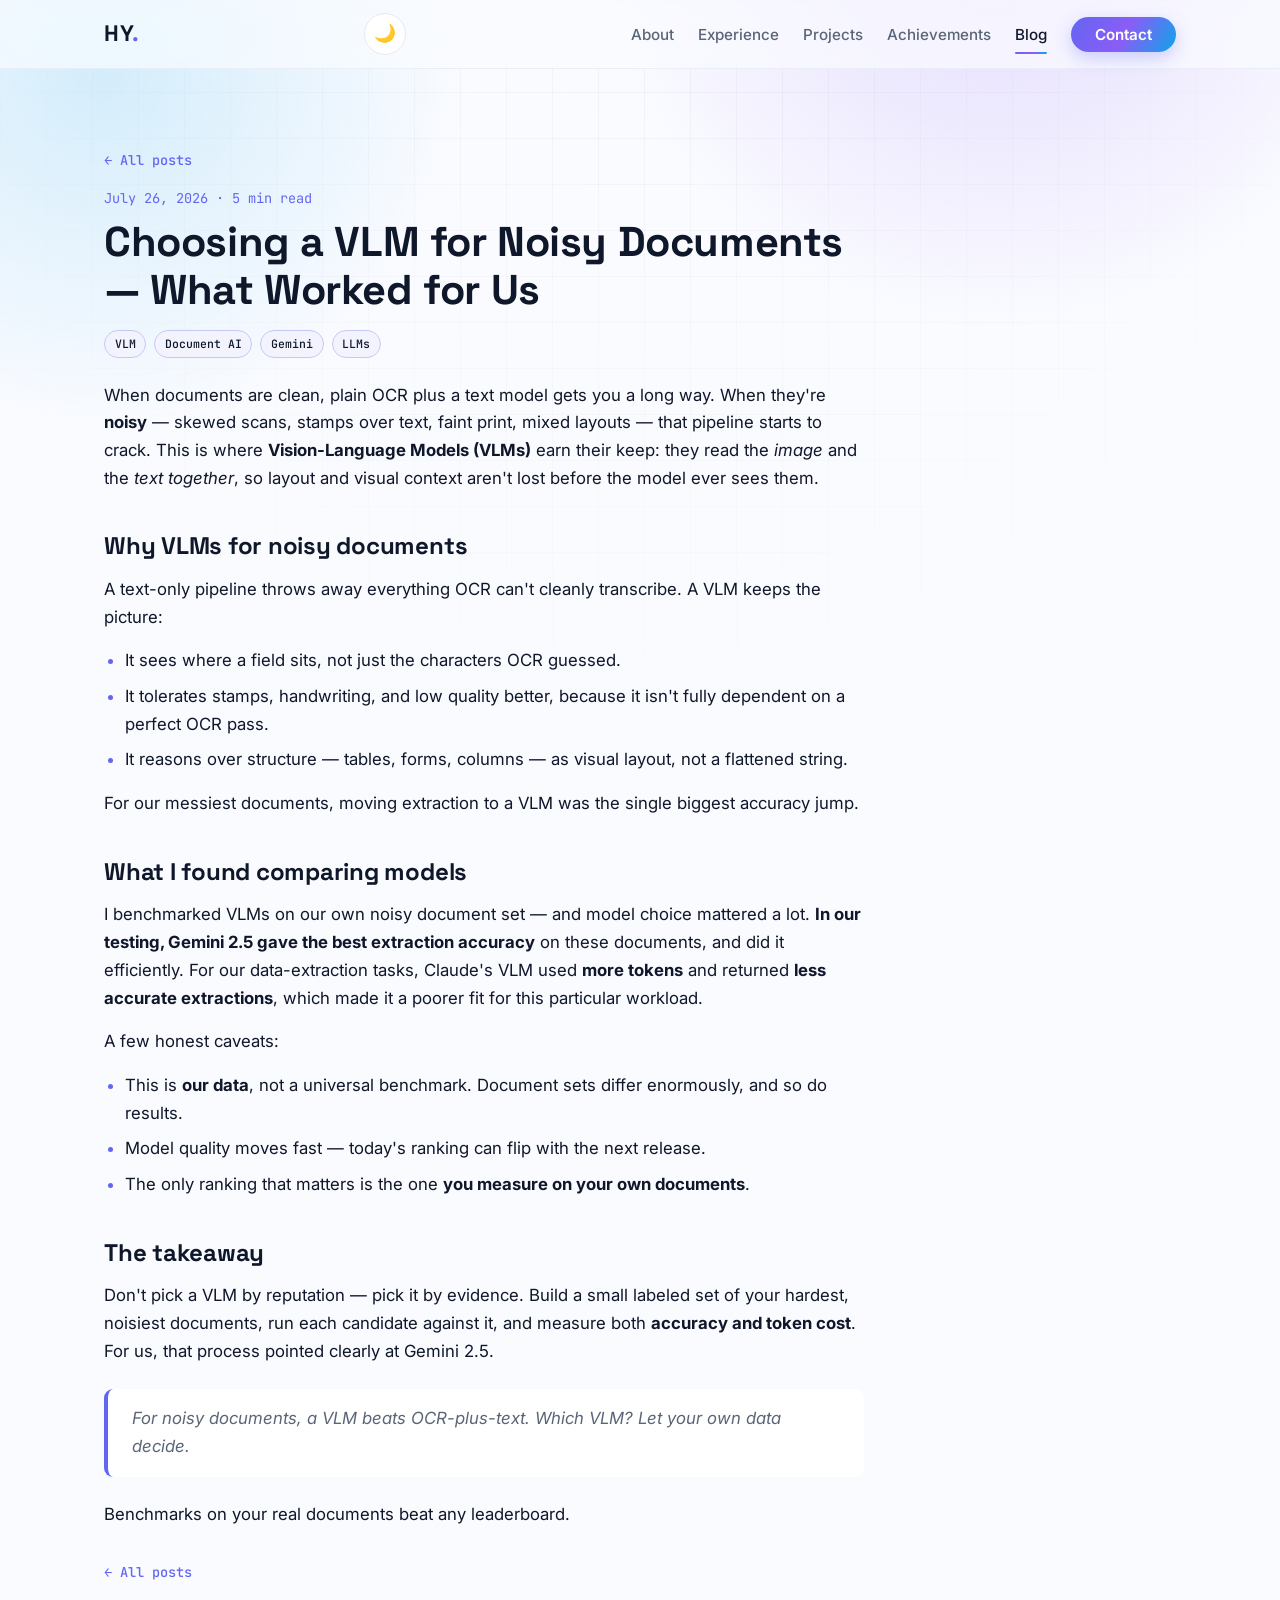
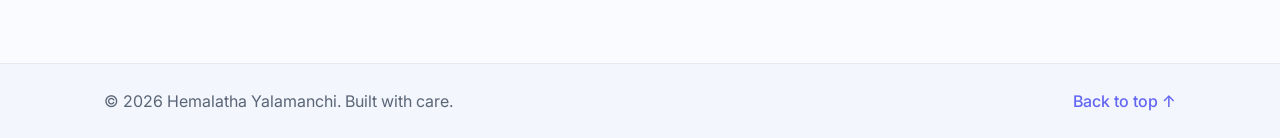
<file: blog/p/choosing-a-vlm-for-noisy-documents.html>
<!DOCTYPE html>
<html lang="en" class="no-js">
<head>
  <meta charset="UTF-8" />
  <meta name="viewport" content="width=device-width, initial-scale=1.0" />
  <title>Choosing a VLM for Noisy Documents — What Worked for Us — Hemalatha Yalamanchi</title>
  <meta name="description" content="For noisy scans, Vision-Language Models beat OCR-plus-text. In our testing Gemini 2.5 gave the best extraction accuracy and efficiency — but the only benchmark that matters is your own documents." />
  <link rel="canonical" href="https://hyalamanchi.github.io/blog/p/choosing-a-vlm-for-noisy-documents.html" />

  <!-- Open Graph (LinkedIn, Facebook, Slack) -->
  <meta property="og:type" content="article" />
  <meta property="og:site_name" content="Hemalatha Yalamanchi" />
  <meta property="og:title" content="Choosing a VLM for Noisy Documents — What Worked for Us" />
  <meta property="og:description" content="For noisy scans, Vision-Language Models beat OCR-plus-text. In our testing Gemini 2.5 gave the best extraction accuracy and efficiency — but the only benchmark that matters is your own documents." />
  <meta property="og:url" content="https://hyalamanchi.github.io/blog/p/choosing-a-vlm-for-noisy-documents.html" />
  <meta property="og:image" content="https://hyalamanchi.github.io/assets/og/choosing-a-vlm-for-noisy-documents.png" />
  <meta property="og:image:width" content="1200" />
  <meta property="og:image:height" content="630" />
  <meta property="article:published_time" content="2026-07-26" />
  <meta property="article:author" content="Hemalatha Yalamanchi" />

  <!-- Twitter / X -->
  <meta name="twitter:card" content="summary_large_image" />
  <meta name="twitter:title" content="Choosing a VLM for Noisy Documents — What Worked for Us" />
  <meta name="twitter:description" content="For noisy scans, Vision-Language Models beat OCR-plus-text. In our testing Gemini 2.5 gave the best extraction accuracy and efficiency — but the only benchmark that matters is your own documents." />
  <meta name="twitter:image" content="https://hyalamanchi.github.io/assets/og/choosing-a-vlm-for-noisy-documents.png" />

  <link rel="preconnect" href="https://fonts.googleapis.com" />
  <link rel="preconnect" href="https://fonts.gstatic.com" crossorigin />
  <link href="https://fonts.googleapis.com/css2?family=Inter:wght@400;500;600;700&family=Space+Grotesk:wght@500;600;700&family=JetBrains+Mono:wght@500;600&display=swap" rel="stylesheet" />
  <link rel="stylesheet" href="../../css/styles.css" />
  <script>
    (function () {
      try {
        var saved = localStorage.getItem('theme');
        if (saved === 'light' || saved === 'dark') document.documentElement.setAttribute('data-theme', saved);
      } catch (e) {}
    })();
  </script>
</head>
<body>
  <header class="site-header" id="top">
    <nav class="nav container">
      <a href="../../index.html" class="nav__logo">HY<span>.</span></a>
      <div class="nav__actions">
        <button class="theme-toggle" id="theme-toggle" aria-label="Toggle light/dark theme" title="Toggle theme">
          <span class="theme-toggle__icon" aria-hidden="true">🌙</span>
        </button>
        <button class="nav__toggle" aria-label="Toggle menu" aria-expanded="false" aria-controls="nav-menu">
          <span></span><span></span><span></span>
        </button>
      </div>
      <ul class="nav__menu" id="nav-menu">
        <li><a href="../../index.html#about" class="nav__link">About</a></li>
        <li><a href="../../index.html#experience" class="nav__link">Experience</a></li>
        <li><a href="../../index.html#projects" class="nav__link">Projects</a></li>
        <li><a href="../../index.html#achievements" class="nav__link">Achievements</a></li>
        <li><a href="../../blog.html" class="nav__link is-active">Blog</a></li>
        <li><a href="../../index.html#contact" class="nav__link nav__link--cta">Contact</a></li>
      </ul>
    </nav>
  </header>

  <main>
    <section class="section container">
      <article class="post">
        <a class="link post__back" href="../../blog.html">← All posts</a>
        <p class="post__meta">July 26, 2026 · 5 min read</p>
        <h1 class="post__title">Choosing a VLM for Noisy Documents — What Worked for Us</h1>
        <ul class="tag-list tag-list--sm"><li class="tag">VLM</li><li class="tag">Document AI</li><li class="tag">Gemini</li><li class="tag">LLMs</li></ul>
        <div class="post__body"><p>When documents are clean, plain OCR plus a text model gets you a long way. When they're <strong>noisy</strong> — skewed scans, stamps over text, faint print, mixed layouts — that pipeline starts to crack. This is where <strong>Vision-Language Models (VLMs)</strong> earn their keep: they read the <em>image</em> and the <em>text together</em>, so layout and visual context aren't lost before the model ever sees them.</p><h2>Why VLMs for noisy documents</h2><p>A text-only pipeline throws away everything OCR can't cleanly transcribe. A VLM keeps the picture:</p><ul><li>It sees where a field sits, not just the characters OCR guessed.</li><li>It tolerates stamps, handwriting, and low quality better, because it isn't fully dependent on a perfect OCR pass.</li><li>It reasons over structure — tables, forms, columns — as visual layout, not a flattened string.</li></ul><p>For our messiest documents, moving extraction to a VLM was the single biggest accuracy jump.</p><h2>What I found comparing models</h2><p>I benchmarked VLMs on our own noisy document set — and model choice mattered a lot. <strong>In our testing, Gemini 2.5 gave the best extraction accuracy</strong> on these documents, and did it efficiently. For our data-extraction tasks, Claude's VLM used <strong>more tokens</strong> and returned <strong>less accurate extractions</strong>, which made it a poorer fit for this particular workload.</p><p>A few honest caveats:</p><ul><li>This is <strong>our data</strong>, not a universal benchmark. Document sets differ enormously, and so do results.</li><li>Model quality moves fast — today's ranking can flip with the next release.</li><li>The only ranking that matters is the one <strong>you measure on your own documents</strong>.</li></ul><h2>The takeaway</h2><p>Don't pick a VLM by reputation — pick it by evidence. Build a small labeled set of your hardest, noisiest documents, run each candidate against it, and measure both <strong>accuracy and token cost</strong>. For us, that process pointed clearly at Gemini 2.5.</p><blockquote>For noisy documents, a VLM beats OCR-plus-text. Which VLM? Let your own data decide.</blockquote><p>Benchmarks on your real documents beat any leaderboard.</p></div>
        <a class="link post__back" href="../../blog.html">← All posts</a>
      </article>
    </section>
  </main>

  <footer class="footer">
    <div class="container footer__inner">
      <p>© <span id="year"></span> Hemalatha Yalamanchi. Built with care.</p>
      <a href="#top" class="link">Back to top ↑</a>
    </div>
  </footer>

  <script src="../../js/main.js"></script>
</body>
</html>
</file>
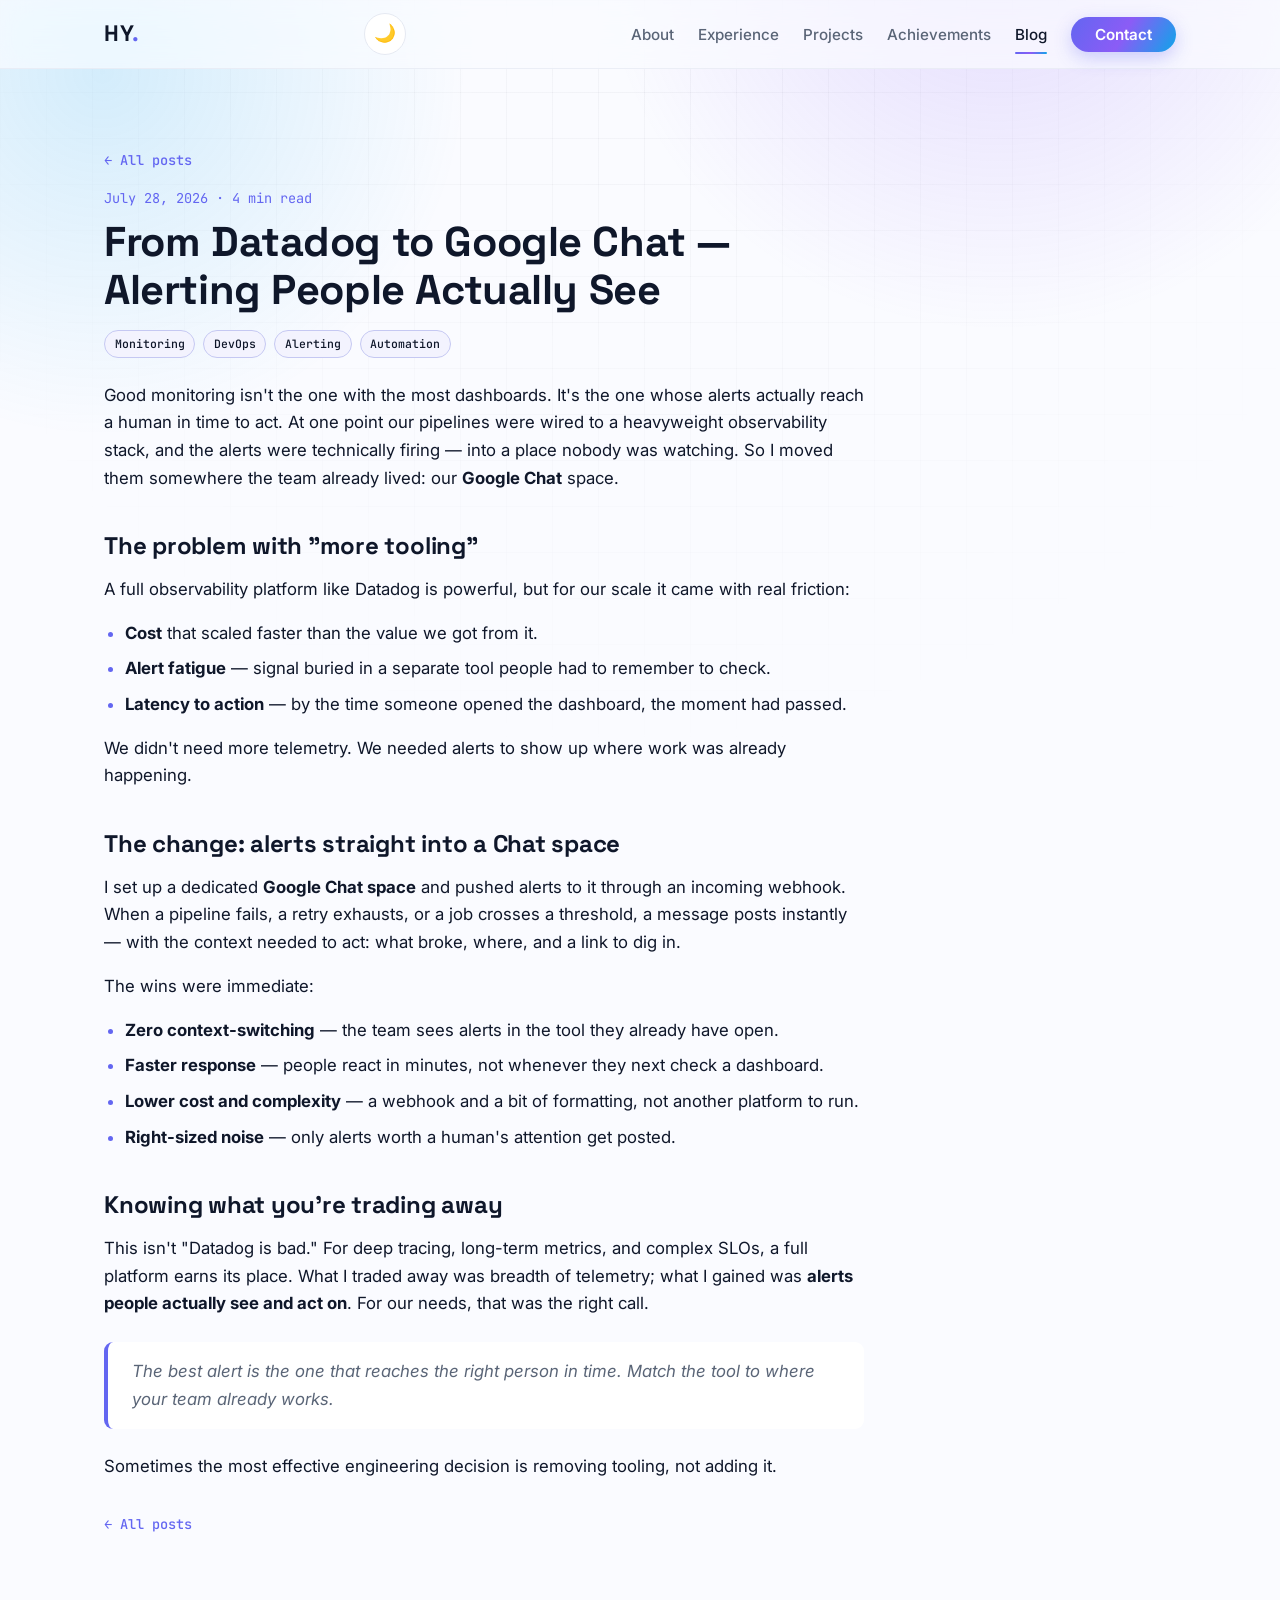
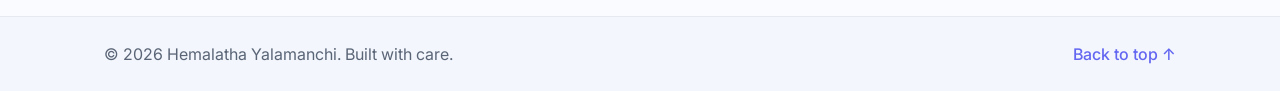
<file: blog/p/datadog-to-google-chat-alerts.html>
<!DOCTYPE html>
<html lang="en" class="no-js">
<head>
  <meta charset="UTF-8" />
  <meta name="viewport" content="width=device-width, initial-scale=1.0" />
  <title>From Datadog to Google Chat — Alerting People Actually See — Hemalatha Yalamanchi</title>
  <meta name="description" content="The best alert is the one a human sees in time to act. Why I replaced a heavyweight monitoring stack with Google Chat space alerts — cheaper, faster, and where the team already works." />
  <link rel="canonical" href="https://hyalamanchi.github.io/blog/p/datadog-to-google-chat-alerts.html" />

  <!-- Open Graph (LinkedIn, Facebook, Slack) -->
  <meta property="og:type" content="article" />
  <meta property="og:site_name" content="Hemalatha Yalamanchi" />
  <meta property="og:title" content="From Datadog to Google Chat — Alerting People Actually See" />
  <meta property="og:description" content="The best alert is the one a human sees in time to act. Why I replaced a heavyweight monitoring stack with Google Chat space alerts — cheaper, faster, and where the team already works." />
  <meta property="og:url" content="https://hyalamanchi.github.io/blog/p/datadog-to-google-chat-alerts.html" />
  <meta property="og:image" content="https://hyalamanchi.github.io/assets/og/datadog-to-google-chat-alerts.png" />
  <meta property="og:image:width" content="1200" />
  <meta property="og:image:height" content="630" />
  <meta property="article:published_time" content="2026-07-28" />
  <meta property="article:author" content="Hemalatha Yalamanchi" />

  <!-- Twitter / X -->
  <meta name="twitter:card" content="summary_large_image" />
  <meta name="twitter:title" content="From Datadog to Google Chat — Alerting People Actually See" />
  <meta name="twitter:description" content="The best alert is the one a human sees in time to act. Why I replaced a heavyweight monitoring stack with Google Chat space alerts — cheaper, faster, and where the team already works." />
  <meta name="twitter:image" content="https://hyalamanchi.github.io/assets/og/datadog-to-google-chat-alerts.png" />

  <link rel="preconnect" href="https://fonts.googleapis.com" />
  <link rel="preconnect" href="https://fonts.gstatic.com" crossorigin />
  <link href="https://fonts.googleapis.com/css2?family=Inter:wght@400;500;600;700&family=Space+Grotesk:wght@500;600;700&family=JetBrains+Mono:wght@500;600&display=swap" rel="stylesheet" />
  <link rel="stylesheet" href="../../css/styles.css" />
  <script>
    (function () {
      try {
        var saved = localStorage.getItem('theme');
        if (saved === 'light' || saved === 'dark') document.documentElement.setAttribute('data-theme', saved);
      } catch (e) {}
    })();
  </script>
</head>
<body>
  <header class="site-header" id="top">
    <nav class="nav container">
      <a href="../../index.html" class="nav__logo">HY<span>.</span></a>
      <div class="nav__actions">
        <button class="theme-toggle" id="theme-toggle" aria-label="Toggle light/dark theme" title="Toggle theme">
          <span class="theme-toggle__icon" aria-hidden="true">🌙</span>
        </button>
        <button class="nav__toggle" aria-label="Toggle menu" aria-expanded="false" aria-controls="nav-menu">
          <span></span><span></span><span></span>
        </button>
      </div>
      <ul class="nav__menu" id="nav-menu">
        <li><a href="../../index.html#about" class="nav__link">About</a></li>
        <li><a href="../../index.html#experience" class="nav__link">Experience</a></li>
        <li><a href="../../index.html#projects" class="nav__link">Projects</a></li>
        <li><a href="../../index.html#achievements" class="nav__link">Achievements</a></li>
        <li><a href="../../blog.html" class="nav__link is-active">Blog</a></li>
        <li><a href="../../index.html#contact" class="nav__link nav__link--cta">Contact</a></li>
      </ul>
    </nav>
  </header>

  <main>
    <section class="section container">
      <article class="post">
        <a class="link post__back" href="../../blog.html">← All posts</a>
        <p class="post__meta">July 28, 2026 · 4 min read</p>
        <h1 class="post__title">From Datadog to Google Chat — Alerting People Actually See</h1>
        <ul class="tag-list tag-list--sm"><li class="tag">Monitoring</li><li class="tag">DevOps</li><li class="tag">Alerting</li><li class="tag">Automation</li></ul>
        <div class="post__body"><p>Good monitoring isn't the one with the most dashboards. It's the one whose alerts actually reach a human in time to act. At one point our pipelines were wired to a heavyweight observability stack, and the alerts were technically firing — into a place nobody was watching. So I moved them somewhere the team already lived: our <strong>Google Chat</strong> space.</p><h2>The problem with "more tooling"</h2><p>A full observability platform like Datadog is powerful, but for our scale it came with real friction:</p><ul><li><strong>Cost</strong> that scaled faster than the value we got from it.</li><li><strong>Alert fatigue</strong> — signal buried in a separate tool people had to remember to check.</li><li><strong>Latency to action</strong> — by the time someone opened the dashboard, the moment had passed.</li></ul><p>We didn't need more telemetry. We needed alerts to show up where work was already happening.</p><h2>The change: alerts straight into a Chat space</h2><p>I set up a dedicated <strong>Google Chat space</strong> and pushed alerts to it through an incoming webhook. When a pipeline fails, a retry exhausts, or a job crosses a threshold, a message posts instantly — with the context needed to act: what broke, where, and a link to dig in.</p><p>The wins were immediate:</p><ul><li><strong>Zero context-switching</strong> — the team sees alerts in the tool they already have open.</li><li><strong>Faster response</strong> — people react in minutes, not whenever they next check a dashboard.</li><li><strong>Lower cost and complexity</strong> — a webhook and a bit of formatting, not another platform to run.</li><li><strong>Right-sized noise</strong> — only alerts worth a human's attention get posted.</li></ul><h2>Knowing what you're trading away</h2><p>This isn't "Datadog is bad." For deep tracing, long-term metrics, and complex SLOs, a full platform earns its place. What I traded away was breadth of telemetry; what I gained was <strong>alerts people actually see and act on</strong>. For our needs, that was the right call.</p><blockquote>The best alert is the one that reaches the right person in time. Match the tool to where your team already works.</blockquote><p>Sometimes the most effective engineering decision is removing tooling, not adding it.</p></div>
        <a class="link post__back" href="../../blog.html">← All posts</a>
      </article>
    </section>
  </main>

  <footer class="footer">
    <div class="container footer__inner">
      <p>© <span id="year"></span> Hemalatha Yalamanchi. Built with care.</p>
      <a href="#top" class="link">Back to top ↑</a>
    </div>
  </footer>

  <script src="../../js/main.js"></script>
</body>
</html>
</file>
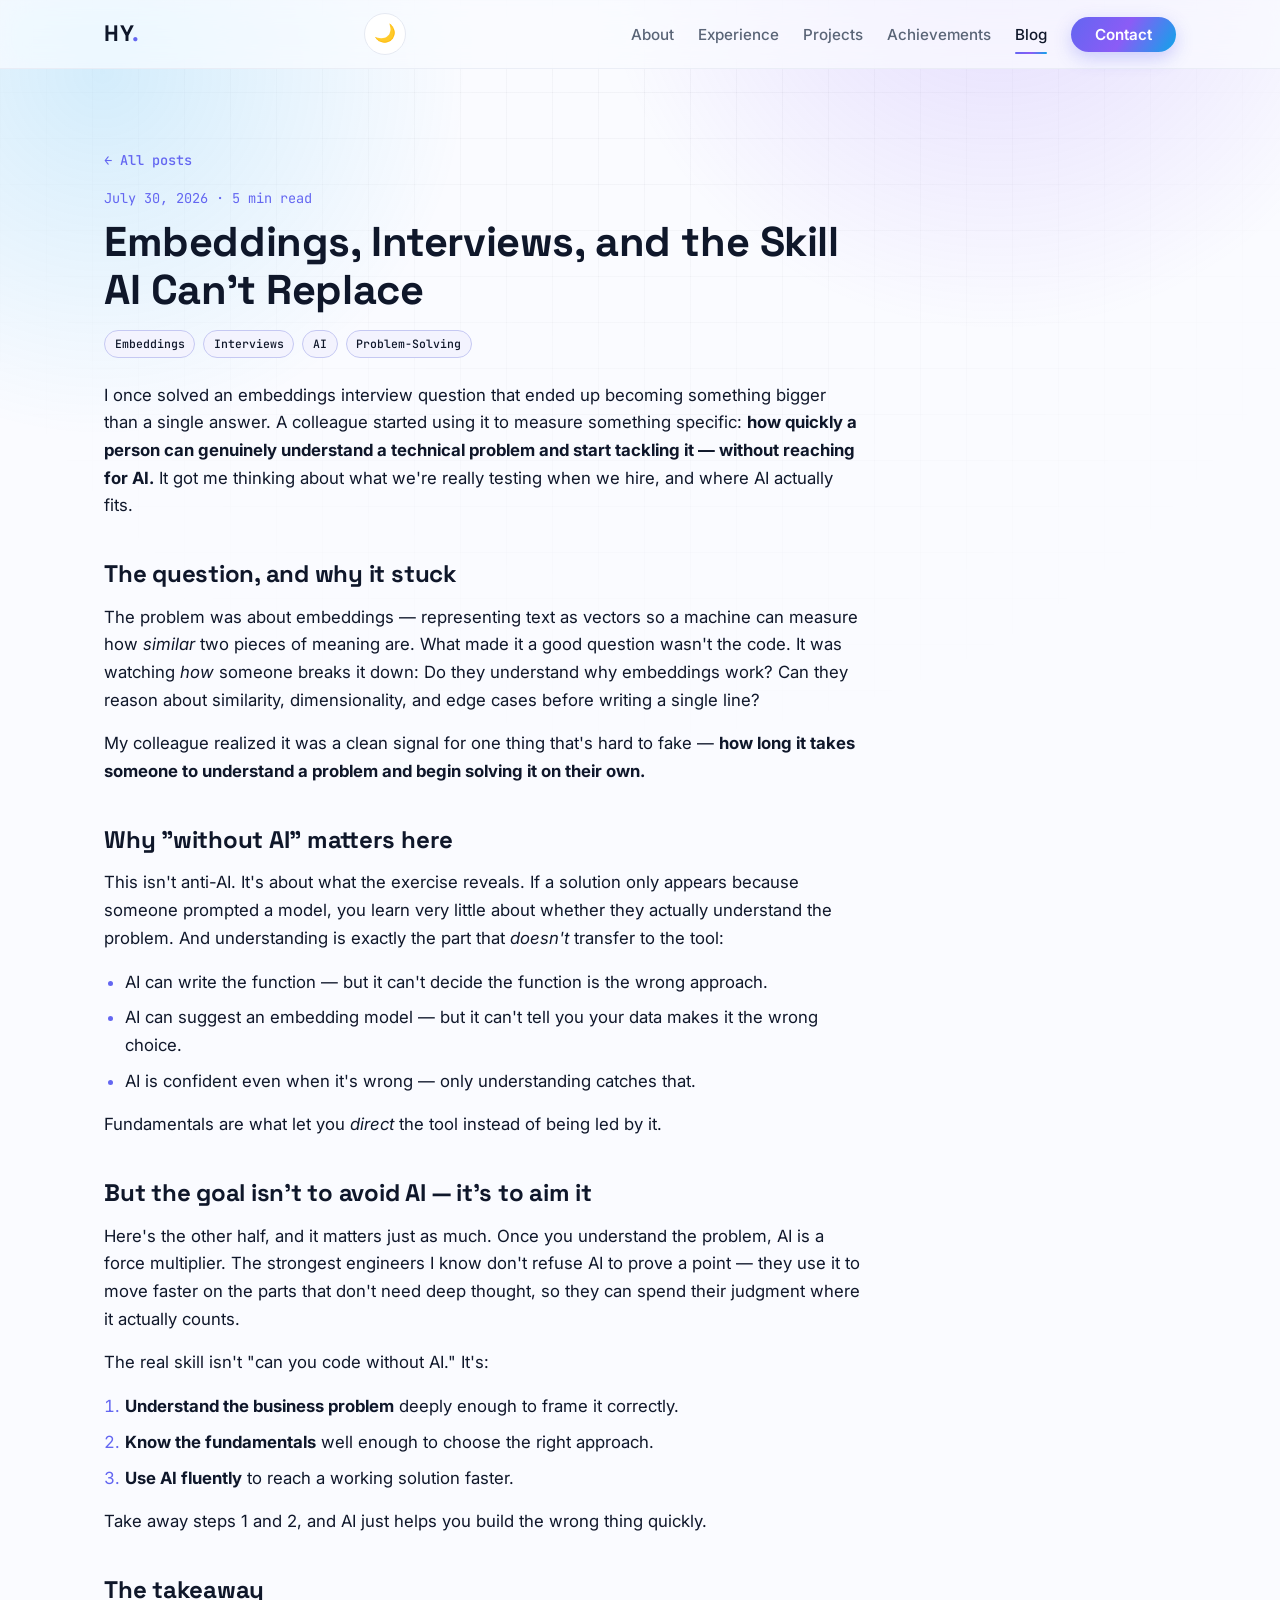
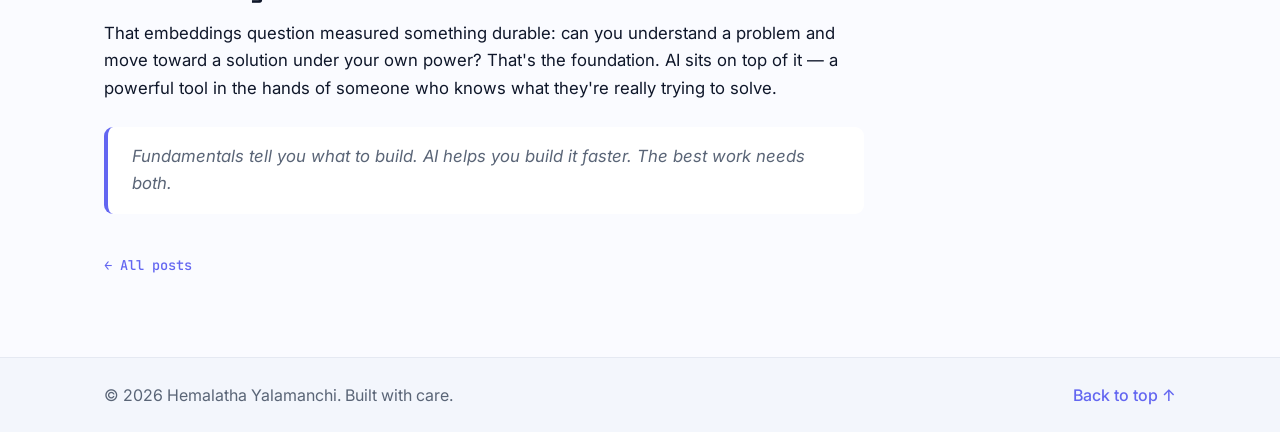
<file: blog/p/embeddings-and-real-problem-solving.html>
<!DOCTYPE html>
<html lang="en" class="no-js">
<head>
  <meta charset="UTF-8" />
  <meta name="viewport" content="width=device-width, initial-scale=1.0" />
  <title>Embeddings, Interviews, and the Skill AI Can&#x27;t Replace — Hemalatha Yalamanchi</title>
  <meta name="description" content="An embeddings interview question became a way to measure how someone understands and tackles a problem on their own — and why the real skill is pairing fundamentals with using AI to solve business problems." />
  <link rel="canonical" href="https://hyalamanchi.github.io/blog/p/embeddings-and-real-problem-solving.html" />

  <!-- Open Graph (LinkedIn, Facebook, Slack) -->
  <meta property="og:type" content="article" />
  <meta property="og:site_name" content="Hemalatha Yalamanchi" />
  <meta property="og:title" content="Embeddings, Interviews, and the Skill AI Can&#x27;t Replace" />
  <meta property="og:description" content="An embeddings interview question became a way to measure how someone understands and tackles a problem on their own — and why the real skill is pairing fundamentals with using AI to solve business problems." />
  <meta property="og:url" content="https://hyalamanchi.github.io/blog/p/embeddings-and-real-problem-solving.html" />
  <meta property="og:image" content="https://hyalamanchi.github.io/assets/og/embeddings-and-real-problem-solving.png" />
  <meta property="og:image:width" content="1200" />
  <meta property="og:image:height" content="630" />
  <meta property="article:published_time" content="2026-07-30" />
  <meta property="article:author" content="Hemalatha Yalamanchi" />

  <!-- Twitter / X -->
  <meta name="twitter:card" content="summary_large_image" />
  <meta name="twitter:title" content="Embeddings, Interviews, and the Skill AI Can&#x27;t Replace" />
  <meta name="twitter:description" content="An embeddings interview question became a way to measure how someone understands and tackles a problem on their own — and why the real skill is pairing fundamentals with using AI to solve business problems." />
  <meta name="twitter:image" content="https://hyalamanchi.github.io/assets/og/embeddings-and-real-problem-solving.png" />

  <link rel="preconnect" href="https://fonts.googleapis.com" />
  <link rel="preconnect" href="https://fonts.gstatic.com" crossorigin />
  <link href="https://fonts.googleapis.com/css2?family=Inter:wght@400;500;600;700&family=Space+Grotesk:wght@500;600;700&family=JetBrains+Mono:wght@500;600&display=swap" rel="stylesheet" />
  <link rel="stylesheet" href="../../css/styles.css" />
  <script>
    (function () {
      try {
        var saved = localStorage.getItem('theme');
        if (saved === 'light' || saved === 'dark') document.documentElement.setAttribute('data-theme', saved);
      } catch (e) {}
    })();
  </script>
</head>
<body>
  <header class="site-header" id="top">
    <nav class="nav container">
      <a href="../../index.html" class="nav__logo">HY<span>.</span></a>
      <div class="nav__actions">
        <button class="theme-toggle" id="theme-toggle" aria-label="Toggle light/dark theme" title="Toggle theme">
          <span class="theme-toggle__icon" aria-hidden="true">🌙</span>
        </button>
        <button class="nav__toggle" aria-label="Toggle menu" aria-expanded="false" aria-controls="nav-menu">
          <span></span><span></span><span></span>
        </button>
      </div>
      <ul class="nav__menu" id="nav-menu">
        <li><a href="../../index.html#about" class="nav__link">About</a></li>
        <li><a href="../../index.html#experience" class="nav__link">Experience</a></li>
        <li><a href="../../index.html#projects" class="nav__link">Projects</a></li>
        <li><a href="../../index.html#achievements" class="nav__link">Achievements</a></li>
        <li><a href="../../blog.html" class="nav__link is-active">Blog</a></li>
        <li><a href="../../index.html#contact" class="nav__link nav__link--cta">Contact</a></li>
      </ul>
    </nav>
  </header>

  <main>
    <section class="section container">
      <article class="post">
        <a class="link post__back" href="../../blog.html">← All posts</a>
        <p class="post__meta">July 30, 2026 · 5 min read</p>
        <h1 class="post__title">Embeddings, Interviews, and the Skill AI Can&#x27;t Replace</h1>
        <ul class="tag-list tag-list--sm"><li class="tag">Embeddings</li><li class="tag">Interviews</li><li class="tag">AI</li><li class="tag">Problem-Solving</li></ul>
        <div class="post__body"><p>I once solved an embeddings interview question that ended up becoming something bigger than a single answer. A colleague started using it to measure something specific: <strong>how quickly a person can genuinely understand a technical problem and start tackling it — without reaching for AI.</strong> It got me thinking about what we're really testing when we hire, and where AI actually fits.</p><h2>The question, and why it stuck</h2><p>The problem was about embeddings — representing text as vectors so a machine can measure how <em>similar</em> two pieces of meaning are. What made it a good question wasn't the code. It was watching <em>how</em> someone breaks it down: Do they understand why embeddings work? Can they reason about similarity, dimensionality, and edge cases before writing a single line?</p><p>My colleague realized it was a clean signal for one thing that's hard to fake — <strong>how long it takes someone to understand a problem and begin solving it on their own.</strong></p><h2>Why "without AI" matters here</h2><p>This isn't anti-AI. It's about what the exercise reveals. If a solution only appears because someone prompted a model, you learn very little about whether they actually understand the problem. And understanding is exactly the part that <em>doesn't</em> transfer to the tool:</p><ul><li>AI can write the function — but it can't decide the function is the wrong approach.</li><li>AI can suggest an embedding model — but it can't tell you your data makes it the wrong choice.</li><li>AI is confident even when it's wrong — only understanding catches that.</li></ul><p>Fundamentals are what let you <em>direct</em> the tool instead of being led by it.</p><h2>But the goal isn't to avoid AI — it's to aim it</h2><p>Here's the other half, and it matters just as much. Once you understand the problem, AI is a force multiplier. The strongest engineers I know don't refuse AI to prove a point — they use it to move faster on the parts that don't need deep thought, so they can spend their judgment where it actually counts.</p><p>The real skill isn't "can you code without AI." It's:</p><ol><li><strong>Understand the business problem</strong> deeply enough to frame it correctly.</li><li><strong>Know the fundamentals</strong> well enough to choose the right approach.</li><li><strong>Use AI fluently</strong> to reach a working solution faster.</li></ol><p>Take away steps 1 and 2, and AI just helps you build the wrong thing quickly.</p><h2>The takeaway</h2><p>That embeddings question measured something durable: can you understand a problem and move toward a solution under your own power? That's the foundation. AI sits on top of it — a powerful tool in the hands of someone who knows what they're really trying to solve.</p><blockquote>Fundamentals tell you <em>what</em> to build. AI helps you build it faster. The best work needs both.</blockquote></div>
        <a class="link post__back" href="../../blog.html">← All posts</a>
      </article>
    </section>
  </main>

  <footer class="footer">
    <div class="container footer__inner">
      <p>© <span id="year"></span> Hemalatha Yalamanchi. Built with care.</p>
      <a href="#top" class="link">Back to top ↑</a>
    </div>
  </footer>

  <script src="../../js/main.js"></script>
</body>
</html>
</file>
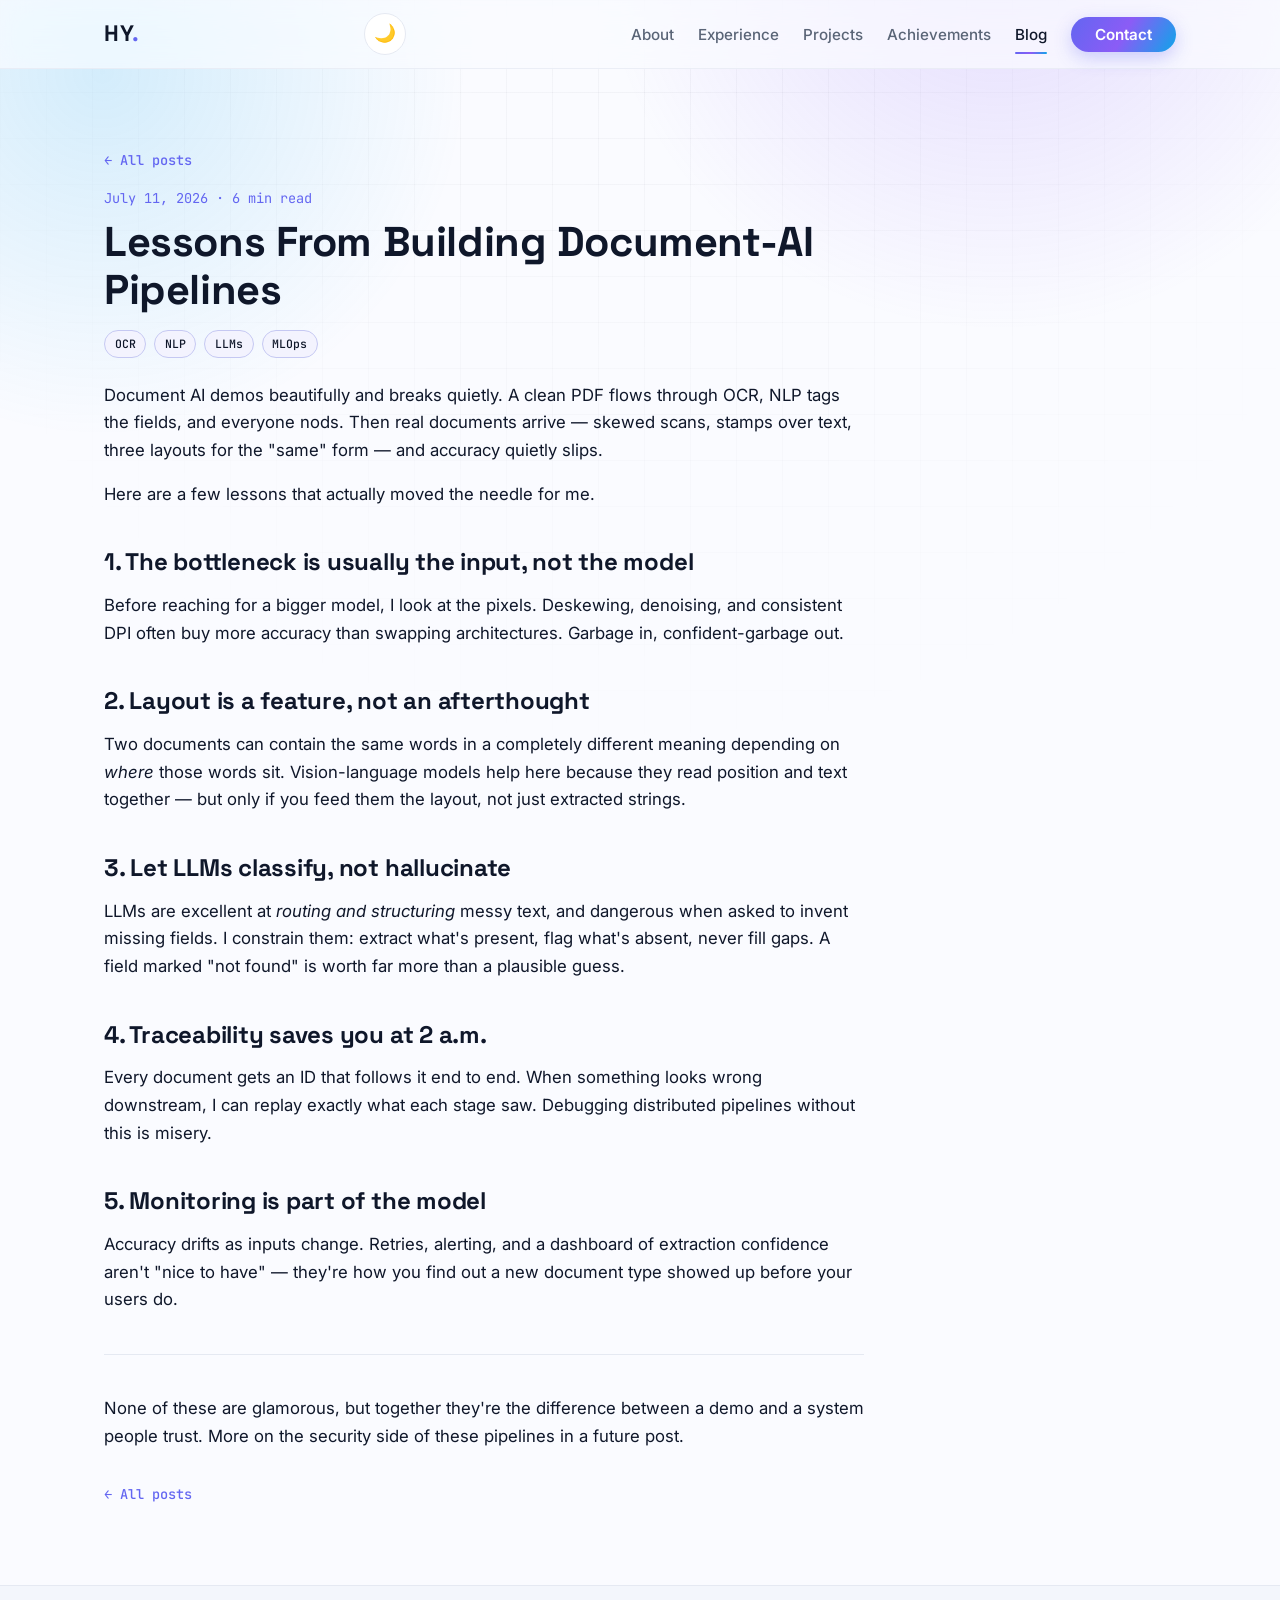
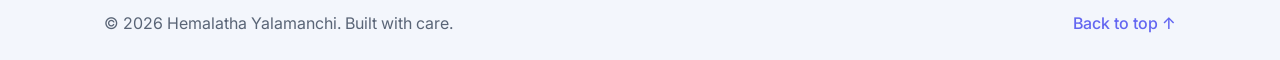
<file: blog/p/lessons-from-document-ai-pipelines.html>
<!DOCTYPE html>
<html lang="en" class="no-js">
<head>
  <meta charset="UTF-8" />
  <meta name="viewport" content="width=device-width, initial-scale=1.0" />
  <title>Lessons From Building Document-AI Pipelines — Hemalatha Yalamanchi</title>
  <meta name="description" content="OCR, NLP, and vision-language models look clean in a demo and messy in production. Here are the lessons that actually moved accuracy and reliability." />
  <link rel="canonical" href="https://hyalamanchi.github.io/blog/p/lessons-from-document-ai-pipelines.html" />

  <!-- Open Graph (LinkedIn, Facebook, Slack) -->
  <meta property="og:type" content="article" />
  <meta property="og:site_name" content="Hemalatha Yalamanchi" />
  <meta property="og:title" content="Lessons From Building Document-AI Pipelines" />
  <meta property="og:description" content="OCR, NLP, and vision-language models look clean in a demo and messy in production. Here are the lessons that actually moved accuracy and reliability." />
  <meta property="og:url" content="https://hyalamanchi.github.io/blog/p/lessons-from-document-ai-pipelines.html" />
  <meta property="og:image" content="https://hyalamanchi.github.io/assets/og/lessons-from-document-ai-pipelines.png" />
  <meta property="og:image:width" content="1200" />
  <meta property="og:image:height" content="630" />
  <meta property="article:published_time" content="2026-07-11" />
  <meta property="article:author" content="Hemalatha Yalamanchi" />

  <!-- Twitter / X -->
  <meta name="twitter:card" content="summary_large_image" />
  <meta name="twitter:title" content="Lessons From Building Document-AI Pipelines" />
  <meta name="twitter:description" content="OCR, NLP, and vision-language models look clean in a demo and messy in production. Here are the lessons that actually moved accuracy and reliability." />
  <meta name="twitter:image" content="https://hyalamanchi.github.io/assets/og/lessons-from-document-ai-pipelines.png" />

  <link rel="preconnect" href="https://fonts.googleapis.com" />
  <link rel="preconnect" href="https://fonts.gstatic.com" crossorigin />
  <link href="https://fonts.googleapis.com/css2?family=Inter:wght@400;500;600;700&family=Space+Grotesk:wght@500;600;700&family=JetBrains+Mono:wght@500;600&display=swap" rel="stylesheet" />
  <link rel="stylesheet" href="../../css/styles.css" />
  <script>
    (function () {
      try {
        var saved = localStorage.getItem('theme');
        if (saved === 'light' || saved === 'dark') document.documentElement.setAttribute('data-theme', saved);
      } catch (e) {}
    })();
  </script>
</head>
<body>
  <header class="site-header" id="top">
    <nav class="nav container">
      <a href="../../index.html" class="nav__logo">HY<span>.</span></a>
      <div class="nav__actions">
        <button class="theme-toggle" id="theme-toggle" aria-label="Toggle light/dark theme" title="Toggle theme">
          <span class="theme-toggle__icon" aria-hidden="true">🌙</span>
        </button>
        <button class="nav__toggle" aria-label="Toggle menu" aria-expanded="false" aria-controls="nav-menu">
          <span></span><span></span><span></span>
        </button>
      </div>
      <ul class="nav__menu" id="nav-menu">
        <li><a href="../../index.html#about" class="nav__link">About</a></li>
        <li><a href="../../index.html#experience" class="nav__link">Experience</a></li>
        <li><a href="../../index.html#projects" class="nav__link">Projects</a></li>
        <li><a href="../../index.html#achievements" class="nav__link">Achievements</a></li>
        <li><a href="../../blog.html" class="nav__link is-active">Blog</a></li>
        <li><a href="../../index.html#contact" class="nav__link nav__link--cta">Contact</a></li>
      </ul>
    </nav>
  </header>

  <main>
    <section class="section container">
      <article class="post">
        <a class="link post__back" href="../../blog.html">← All posts</a>
        <p class="post__meta">July 11, 2026 · 6 min read</p>
        <h1 class="post__title">Lessons From Building Document-AI Pipelines</h1>
        <ul class="tag-list tag-list--sm"><li class="tag">OCR</li><li class="tag">NLP</li><li class="tag">LLMs</li><li class="tag">MLOps</li></ul>
        <div class="post__body"><p>Document AI demos beautifully and breaks quietly. A clean PDF flows through OCR, NLP tags the fields, and everyone nods. Then real documents arrive — skewed scans, stamps over text, three layouts for the "same" form — and accuracy quietly slips.</p><p>Here are a few lessons that actually moved the needle for me.</p><h2>1. The bottleneck is usually the input, not the model</h2><p>Before reaching for a bigger model, I look at the pixels. Deskewing, denoising, and consistent DPI often buy more accuracy than swapping architectures. Garbage in, confident-garbage out.</p><h2>2. Layout is a feature, not an afterthought</h2><p>Two documents can contain the same words in a completely different meaning depending on <em>where</em> those words sit. Vision-language models help here because they read position and text together — but only if you feed them the layout, not just extracted strings.</p><h2>3. Let LLMs classify, not hallucinate</h2><p>LLMs are excellent at <em>routing and structuring</em> messy text, and dangerous when asked to invent missing fields. I constrain them: extract what's present, flag what's absent, never fill gaps. A field marked "not found" is worth far more than a plausible guess.</p><h2>4. Traceability saves you at 2 a.m.</h2><p>Every document gets an ID that follows it end to end. When something looks wrong downstream, I can replay exactly what each stage saw. Debugging distributed pipelines without this is misery.</p><h2>5. Monitoring is part of the model</h2><p>Accuracy drifts as inputs change. Retries, alerting, and a dashboard of extraction confidence aren't "nice to have" — they're how you find out a new document type showed up before your users do.</p><hr><p>None of these are glamorous, but together they're the difference between a demo and a system people trust. More on the security side of these pipelines in a future post.</p></div>
        <a class="link post__back" href="../../blog.html">← All posts</a>
      </article>
    </section>
  </main>

  <footer class="footer">
    <div class="container footer__inner">
      <p>© <span id="year"></span> Hemalatha Yalamanchi. Built with care.</p>
      <a href="#top" class="link">Back to top ↑</a>
    </div>
  </footer>

  <script src="../../js/main.js"></script>
</body>
</html>
</file>
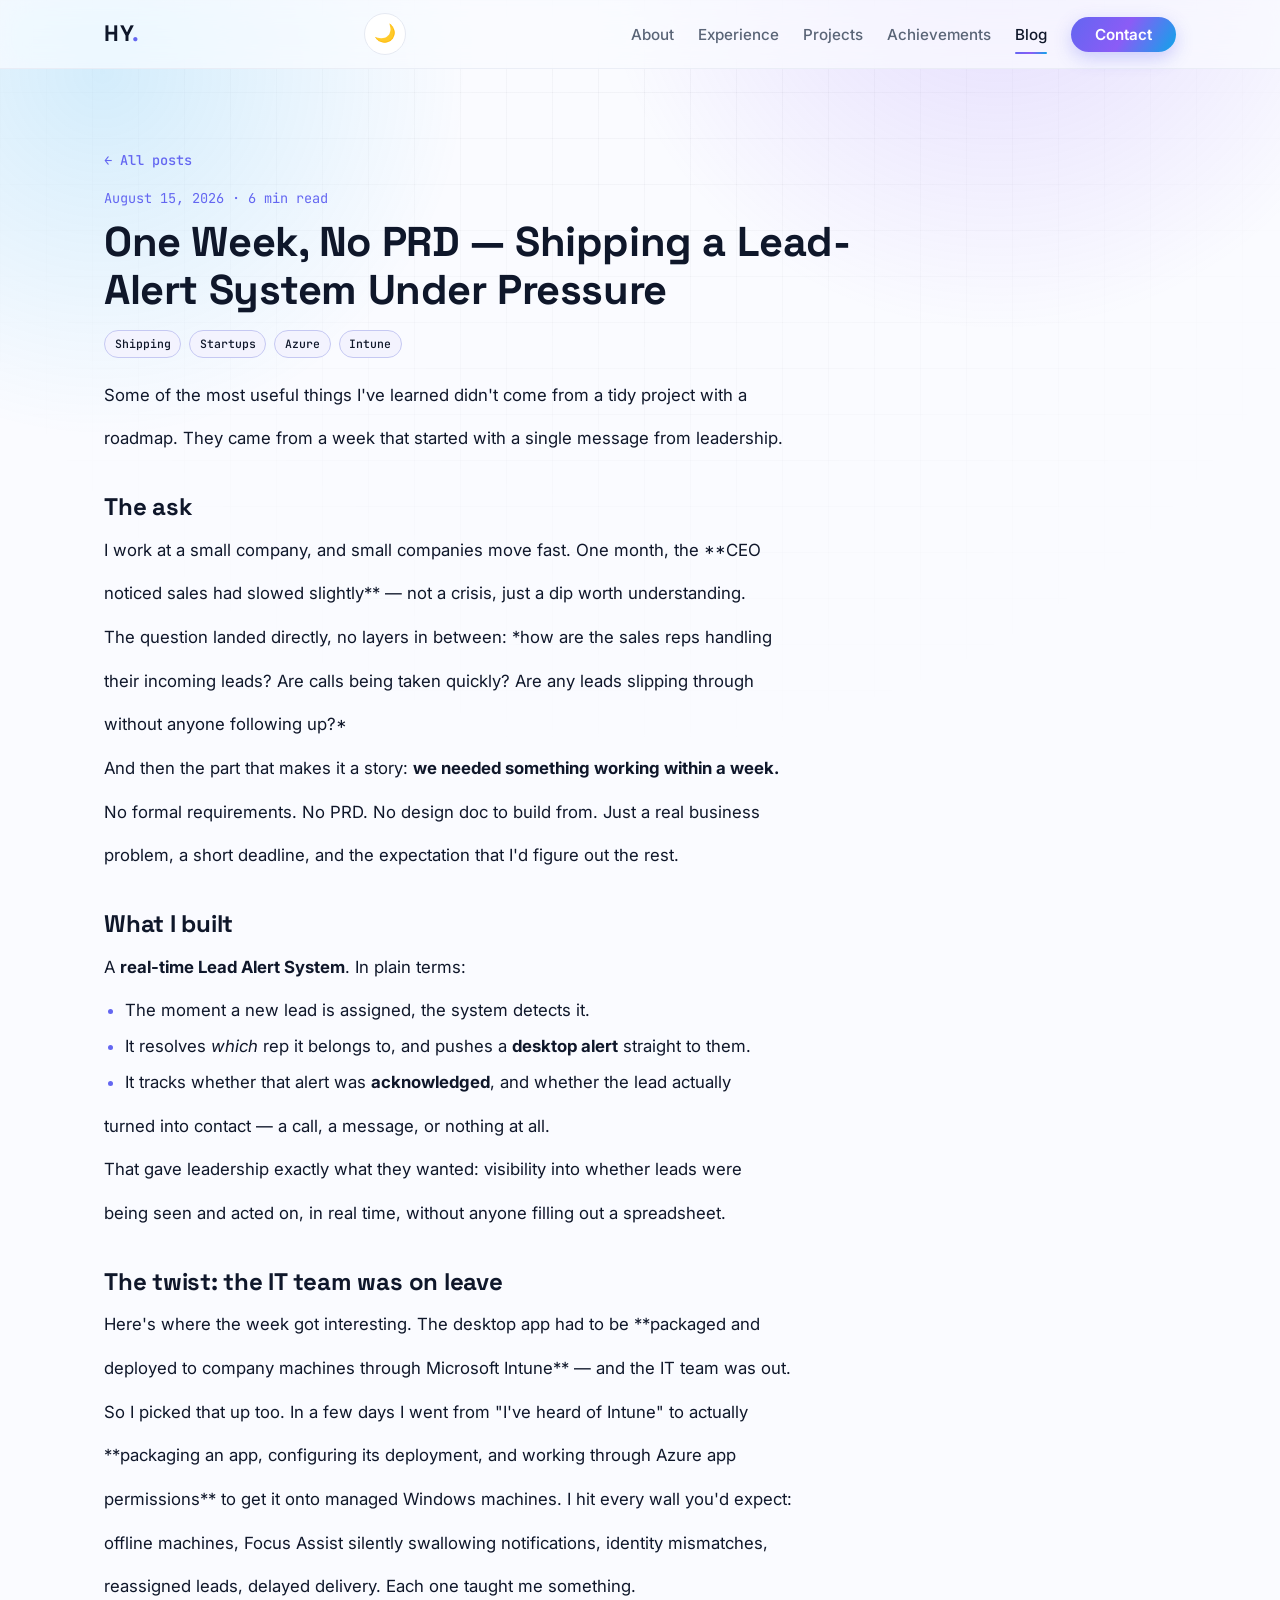
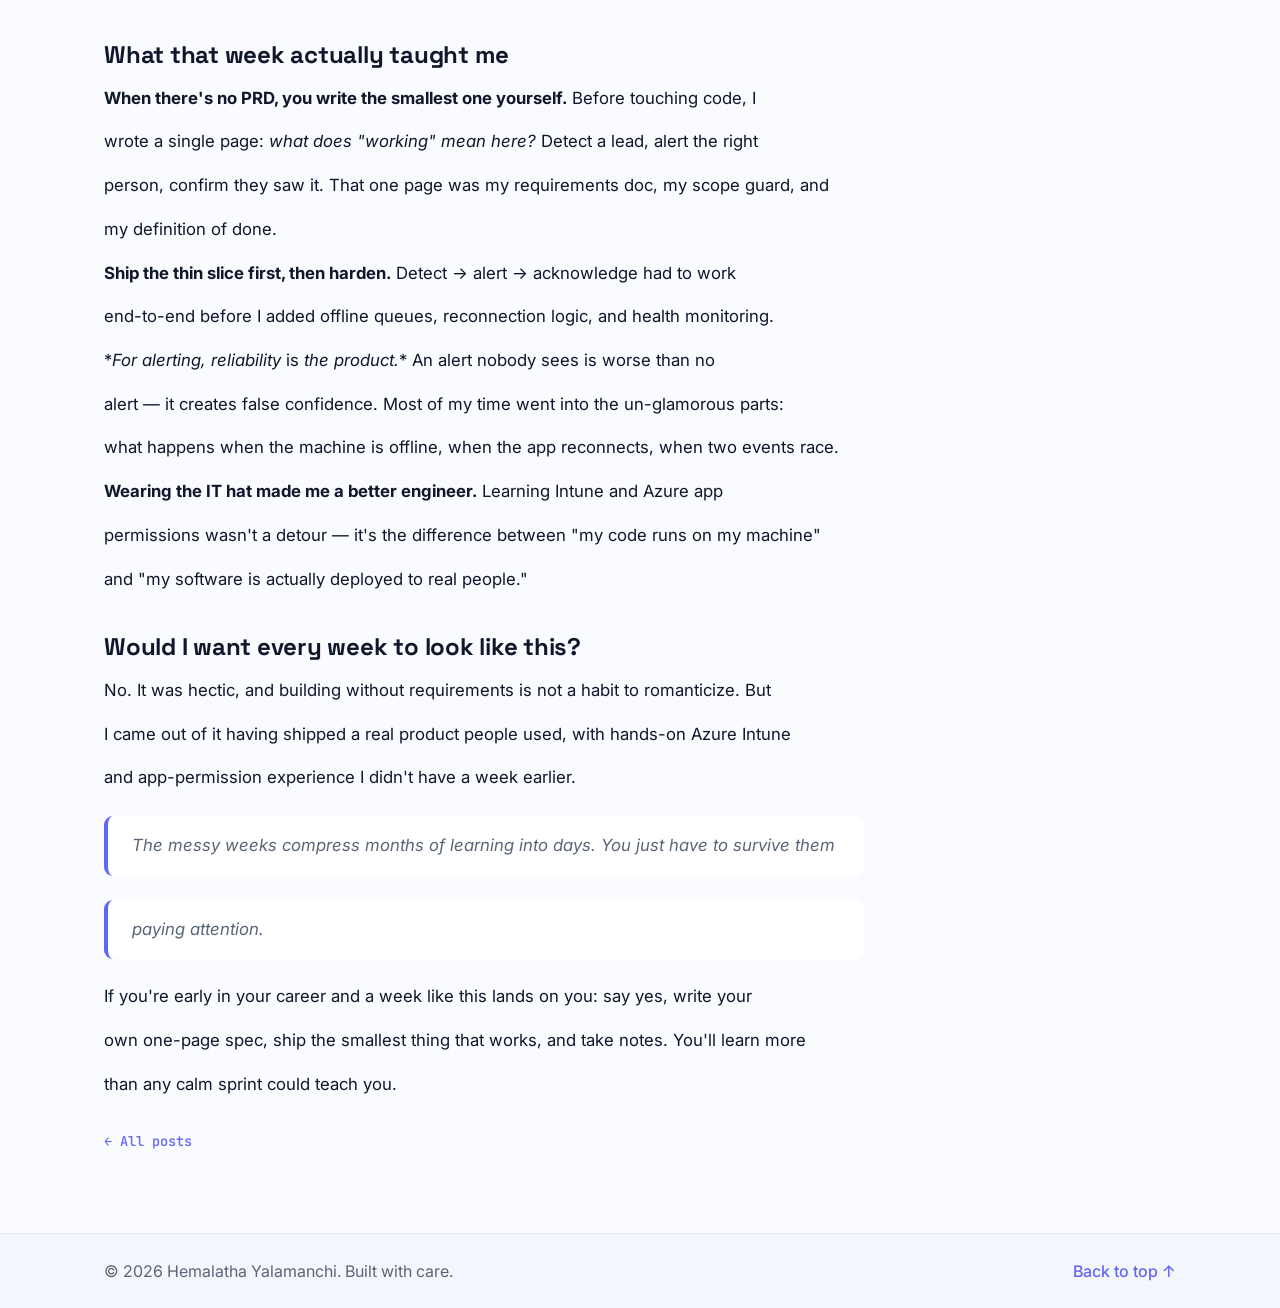
<file: blog/p/one-week-no-prd-lead-alert-system.html>
<!DOCTYPE html>
<html lang="en" class="no-js">
<head>
  <meta charset="UTF-8" />
  <meta name="viewport" content="width=device-width, initial-scale=1.0" />
  <title>One Week, No PRD — Shipping a Lead-Alert System Under Pressure — Hemalatha Yalamanchi</title>
  <meta name="description" content="A dip in sales, an urgent ask straight from the CEO, and one week to ship — no requirements, no PRD, and the IT team on leave. What I built, what I learned about Azure Intune and app permissions, and why the hectic weeks teach the most." />
  <link rel="canonical" href="https://hyalamanchi.github.io/blog/p/one-week-no-prd-lead-alert-system.html" />

  <!-- Open Graph (LinkedIn, Facebook, Slack) -->
  <meta property="og:type" content="article" />
  <meta property="og:site_name" content="Hemalatha Yalamanchi" />
  <meta property="og:title" content="One Week, No PRD — Shipping a Lead-Alert System Under Pressure" />
  <meta property="og:description" content="A dip in sales, an urgent ask straight from the CEO, and one week to ship — no requirements, no PRD, and the IT team on leave. What I built, what I learned about Azure Intune and app permissions, and why the hectic weeks teach the most." />
  <meta property="og:url" content="https://hyalamanchi.github.io/blog/p/one-week-no-prd-lead-alert-system.html" />
  <meta property="og:image" content="https://hyalamanchi.github.io/assets/og/one-week-no-prd-lead-alert-system.png" />
  <meta property="og:image:width" content="1200" />
  <meta property="og:image:height" content="630" />
  <meta property="article:published_time" content="2026-08-15" />
  <meta property="article:author" content="Hemalatha Yalamanchi" />

  <!-- Twitter / X -->
  <meta name="twitter:card" content="summary_large_image" />
  <meta name="twitter:title" content="One Week, No PRD — Shipping a Lead-Alert System Under Pressure" />
  <meta name="twitter:description" content="A dip in sales, an urgent ask straight from the CEO, and one week to ship — no requirements, no PRD, and the IT team on leave. What I built, what I learned about Azure Intune and app permissions, and why the hectic weeks teach the most." />
  <meta name="twitter:image" content="https://hyalamanchi.github.io/assets/og/one-week-no-prd-lead-alert-system.png" />

  <link rel="preconnect" href="https://fonts.googleapis.com" />
  <link rel="preconnect" href="https://fonts.gstatic.com" crossorigin />
  <link href="https://fonts.googleapis.com/css2?family=Inter:wght@400;500;600;700&family=Space+Grotesk:wght@500;600;700&family=JetBrains+Mono:wght@500;600&display=swap" rel="stylesheet" />
  <link rel="stylesheet" href="../../css/styles.css" />
  <script>
    (function () {
      try {
        var saved = localStorage.getItem('theme');
        if (saved === 'light' || saved === 'dark') document.documentElement.setAttribute('data-theme', saved);
      } catch (e) {}
    })();
  </script>
</head>
<body>
  <header class="site-header" id="top">
    <nav class="nav container">
      <a href="../../index.html" class="nav__logo">HY<span>.</span></a>
      <div class="nav__actions">
        <button class="theme-toggle" id="theme-toggle" aria-label="Toggle light/dark theme" title="Toggle theme">
          <span class="theme-toggle__icon" aria-hidden="true">🌙</span>
        </button>
        <button class="nav__toggle" aria-label="Toggle menu" aria-expanded="false" aria-controls="nav-menu">
          <span></span><span></span><span></span>
        </button>
      </div>
      <ul class="nav__menu" id="nav-menu">
        <li><a href="../../index.html#about" class="nav__link">About</a></li>
        <li><a href="../../index.html#experience" class="nav__link">Experience</a></li>
        <li><a href="../../index.html#projects" class="nav__link">Projects</a></li>
        <li><a href="../../index.html#achievements" class="nav__link">Achievements</a></li>
        <li><a href="../../blog.html" class="nav__link is-active">Blog</a></li>
        <li><a href="../../index.html#contact" class="nav__link nav__link--cta">Contact</a></li>
      </ul>
    </nav>
  </header>

  <main>
    <section class="section container">
      <article class="post">
        <a class="link post__back" href="../../blog.html">← All posts</a>
        <p class="post__meta">August 15, 2026 · 6 min read</p>
        <h1 class="post__title">One Week, No PRD — Shipping a Lead-Alert System Under Pressure</h1>
        <ul class="tag-list tag-list--sm"><li class="tag">Shipping</li><li class="tag">Startups</li><li class="tag">Azure</li><li class="tag">Intune</li></ul>
        <div class="post__body"><p>Some of the most useful things I've learned didn't come from a tidy project with a</p><p>roadmap. They came from a week that started with a single message from leadership.</p><h2>The ask</h2><p>I work at a small company, and small companies move fast. One month, the **CEO</p><p>noticed sales had slowed slightly** — not a crisis, just a dip worth understanding.</p><p>The question landed directly, no layers in between: *how are the sales reps handling</p><p>their incoming leads? Are calls being taken quickly? Are any leads slipping through</p><p>without anyone following up?*</p><p>And then the part that makes it a story: <strong>we needed something working within a week.</strong></p><p>No formal requirements. No PRD. No design doc to build from. Just a real business</p><p>problem, a short deadline, and the expectation that I'd figure out the rest.</p><h2>What I built</h2><p>A <strong>real-time Lead Alert System</strong>. In plain terms:</p><ul><li>The moment a new lead is assigned, the system detects it.</li><li>It resolves <em>which</em> rep it belongs to, and pushes a <strong>desktop alert</strong> straight to them.</li><li>It tracks whether that alert was <strong>acknowledged</strong>, and whether the lead actually</li></ul><p>  turned into contact — a call, a message, or nothing at all.</p><p>That gave leadership exactly what they wanted: visibility into whether leads were</p><p>being seen and acted on, in real time, without anyone filling out a spreadsheet.</p><h2>The twist: the IT team was on leave</h2><p>Here's where the week got interesting. The desktop app had to be **packaged and</p><p>deployed to company machines through Microsoft Intune** — and the IT team was out.</p><p>So I picked that up too. In a few days I went from "I've heard of Intune" to actually</p><p>**packaging an app, configuring its deployment, and working through Azure app</p><p>permissions** to get it onto managed Windows machines. I hit every wall you'd expect:</p><p>offline machines, Focus Assist silently swallowing notifications, identity mismatches,</p><p>reassigned leads, delayed delivery. Each one taught me something.</p><h2>What that week actually taught me</h2><p><strong>When there's no PRD, you write the smallest one yourself.</strong> Before touching code, I</p><p>wrote a single page: <em>what does "working" mean here?</em> Detect a lead, alert the right</p><p>person, confirm they saw it. That one page was my requirements doc, my scope guard, and</p><p>my definition of done.</p><p><strong>Ship the thin slice first, then harden.</strong> Detect → alert → acknowledge had to work</p><p>end-to-end before I added offline queues, reconnection logic, and health monitoring.</p><p>*<em>For alerting, reliability </em>is<em> the product.</em>* An alert nobody sees is worse than no</p><p>alert — it creates false confidence. Most of my time went into the un-glamorous parts:</p><p>what happens when the machine is offline, when the app reconnects, when two events race.</p><p><strong>Wearing the IT hat made me a better engineer.</strong> Learning Intune and Azure app</p><p>permissions wasn't a detour — it's the difference between "my code runs on my machine"</p><p>and "my software is actually deployed to real people."</p><h2>Would I want every week to look like this?</h2><p>No. It was hectic, and building without requirements is not a habit to romanticize. But</p><p>I came out of it having shipped a real product people used, with hands-on Azure Intune</p><p>and app-permission experience I didn't have a week earlier.</p><blockquote>The messy weeks compress months of learning into days. You just have to survive them</blockquote><blockquote>paying attention.</blockquote><p>If you're early in your career and a week like this lands on you: say yes, write your</p><p>own one-page spec, ship the smallest thing that works, and take notes. You'll learn more</p><p>than any calm sprint could teach you.</p></div>
        <a class="link post__back" href="../../blog.html">← All posts</a>
      </article>
    </section>
  </main>

  <footer class="footer">
    <div class="container footer__inner">
      <p>© <span id="year"></span> Hemalatha Yalamanchi. Built with care.</p>
      <a href="#top" class="link">Back to top ↑</a>
    </div>
  </footer>

  <script src="../../js/main.js"></script>
</body>
</html>
</file>
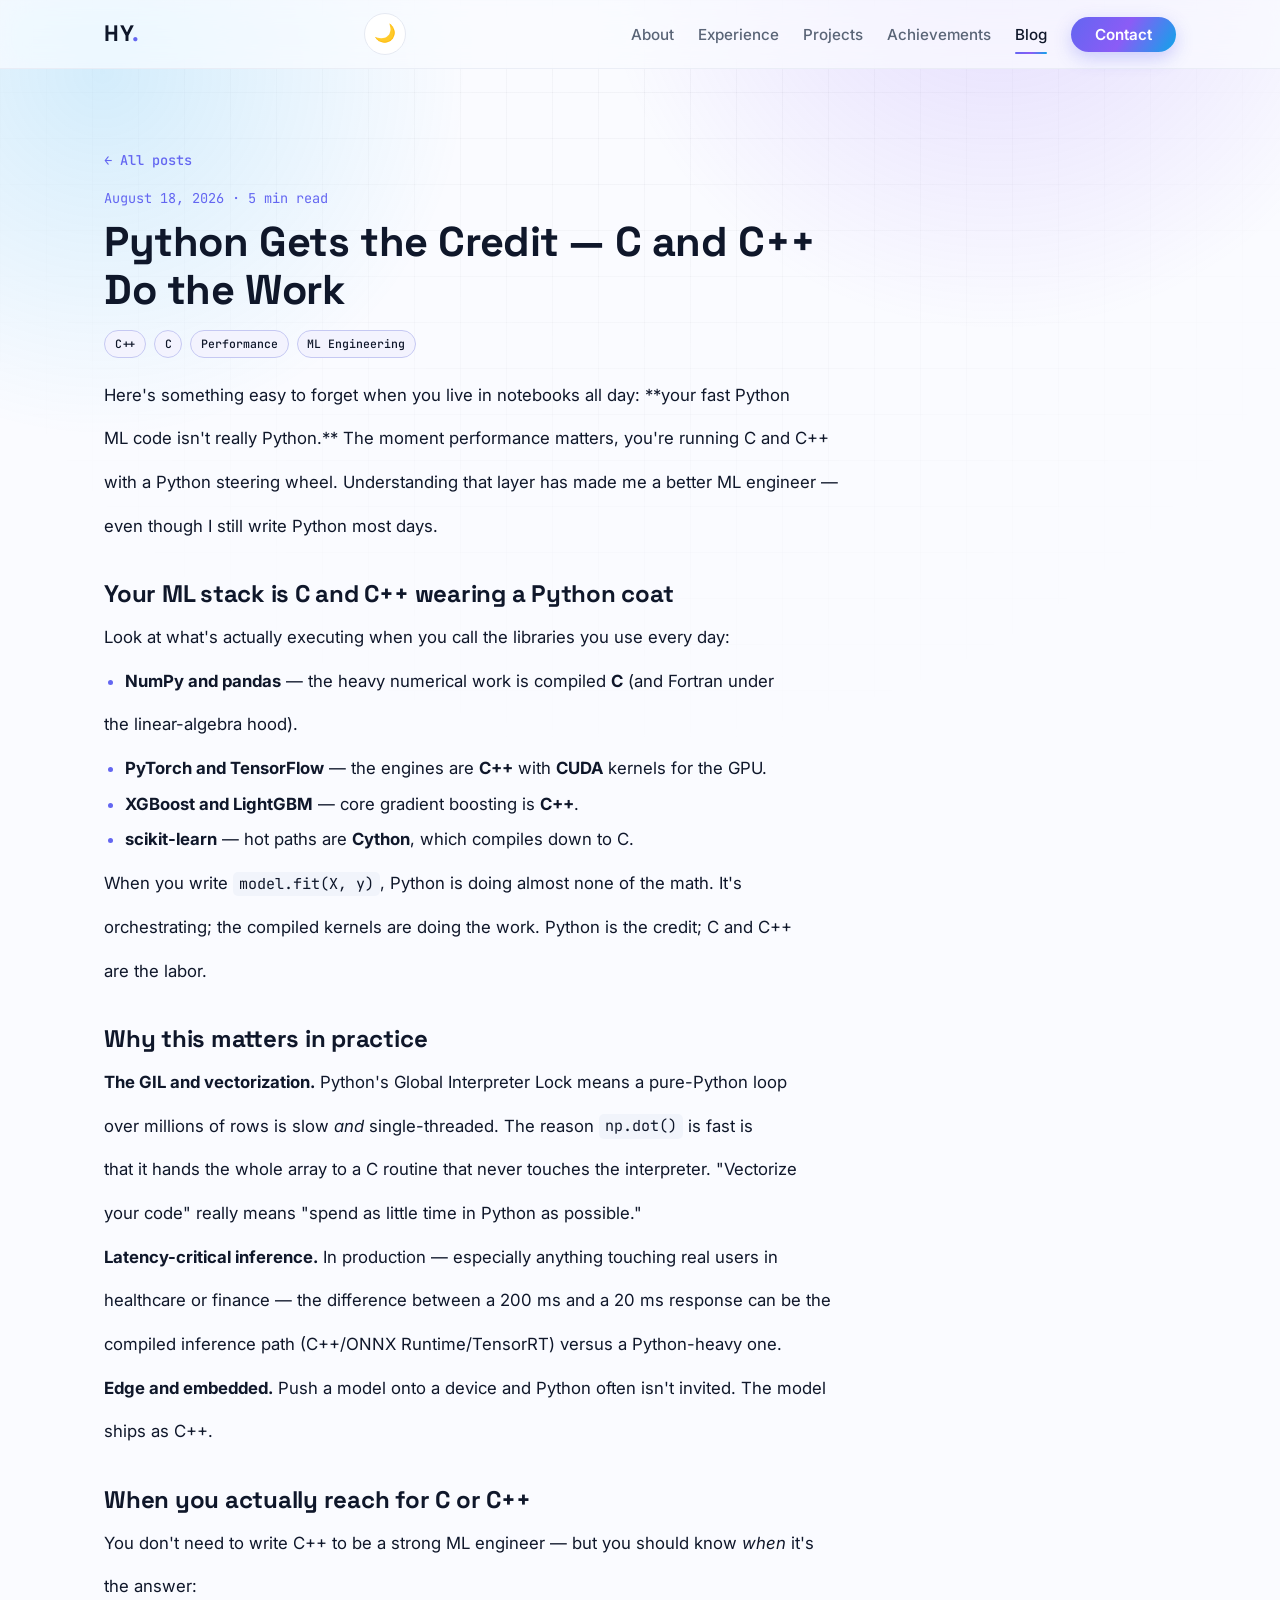
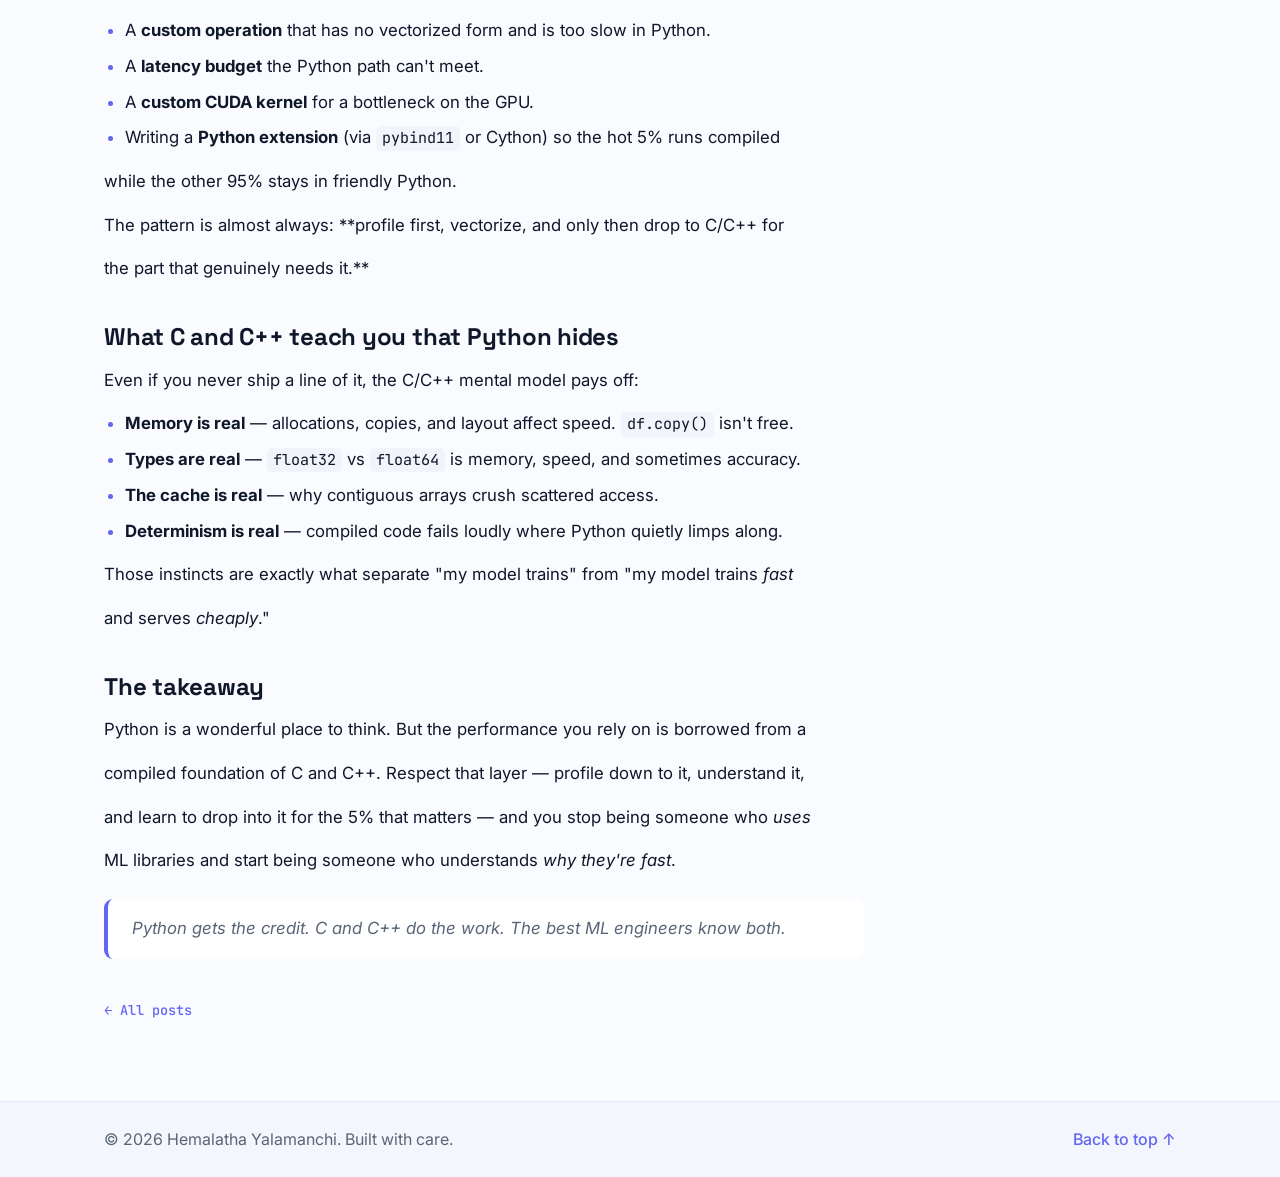
<file: blog/p/python-gets-the-credit-c-does-the-work.html>
<!DOCTYPE html>
<html lang="en" class="no-js">
<head>
  <meta charset="UTF-8" />
  <meta name="viewport" content="width=device-width, initial-scale=1.0" />
  <title>Python Gets the Credit — C and C++ Do the Work — Hemalatha Yalamanchi</title>
  <meta name="description" content="Your fast Python ML code isn&#x27;t really Python — NumPy, PyTorch, and XGBoost are C and C++ underneath. Why that matters, when to drop to the low-level layer, and what C/C++ teaches you even if you write Python all day." />
  <link rel="canonical" href="https://hyalamanchi.github.io/blog/p/python-gets-the-credit-c-does-the-work.html" />

  <!-- Open Graph (LinkedIn, Facebook, Slack) -->
  <meta property="og:type" content="article" />
  <meta property="og:site_name" content="Hemalatha Yalamanchi" />
  <meta property="og:title" content="Python Gets the Credit — C and C++ Do the Work" />
  <meta property="og:description" content="Your fast Python ML code isn&#x27;t really Python — NumPy, PyTorch, and XGBoost are C and C++ underneath. Why that matters, when to drop to the low-level layer, and what C/C++ teaches you even if you write Python all day." />
  <meta property="og:url" content="https://hyalamanchi.github.io/blog/p/python-gets-the-credit-c-does-the-work.html" />
  <meta property="og:image" content="https://hyalamanchi.github.io/assets/og/python-gets-the-credit-c-does-the-work.png" />
  <meta property="og:image:width" content="1200" />
  <meta property="og:image:height" content="630" />
  <meta property="article:published_time" content="2026-08-18" />
  <meta property="article:author" content="Hemalatha Yalamanchi" />

  <!-- Twitter / X -->
  <meta name="twitter:card" content="summary_large_image" />
  <meta name="twitter:title" content="Python Gets the Credit — C and C++ Do the Work" />
  <meta name="twitter:description" content="Your fast Python ML code isn&#x27;t really Python — NumPy, PyTorch, and XGBoost are C and C++ underneath. Why that matters, when to drop to the low-level layer, and what C/C++ teaches you even if you write Python all day." />
  <meta name="twitter:image" content="https://hyalamanchi.github.io/assets/og/python-gets-the-credit-c-does-the-work.png" />

  <link rel="preconnect" href="https://fonts.googleapis.com" />
  <link rel="preconnect" href="https://fonts.gstatic.com" crossorigin />
  <link href="https://fonts.googleapis.com/css2?family=Inter:wght@400;500;600;700&family=Space+Grotesk:wght@500;600;700&family=JetBrains+Mono:wght@500;600&display=swap" rel="stylesheet" />
  <link rel="stylesheet" href="../../css/styles.css" />
  <script>
    (function () {
      try {
        var saved = localStorage.getItem('theme');
        if (saved === 'light' || saved === 'dark') document.documentElement.setAttribute('data-theme', saved);
      } catch (e) {}
    })();
  </script>
</head>
<body>
  <header class="site-header" id="top">
    <nav class="nav container">
      <a href="../../index.html" class="nav__logo">HY<span>.</span></a>
      <div class="nav__actions">
        <button class="theme-toggle" id="theme-toggle" aria-label="Toggle light/dark theme" title="Toggle theme">
          <span class="theme-toggle__icon" aria-hidden="true">🌙</span>
        </button>
        <button class="nav__toggle" aria-label="Toggle menu" aria-expanded="false" aria-controls="nav-menu">
          <span></span><span></span><span></span>
        </button>
      </div>
      <ul class="nav__menu" id="nav-menu">
        <li><a href="../../index.html#about" class="nav__link">About</a></li>
        <li><a href="../../index.html#experience" class="nav__link">Experience</a></li>
        <li><a href="../../index.html#projects" class="nav__link">Projects</a></li>
        <li><a href="../../index.html#achievements" class="nav__link">Achievements</a></li>
        <li><a href="../../blog.html" class="nav__link is-active">Blog</a></li>
        <li><a href="../../index.html#contact" class="nav__link nav__link--cta">Contact</a></li>
      </ul>
    </nav>
  </header>

  <main>
    <section class="section container">
      <article class="post">
        <a class="link post__back" href="../../blog.html">← All posts</a>
        <p class="post__meta">August 18, 2026 · 5 min read</p>
        <h1 class="post__title">Python Gets the Credit — C and C++ Do the Work</h1>
        <ul class="tag-list tag-list--sm"><li class="tag">C++</li><li class="tag">C</li><li class="tag">Performance</li><li class="tag">ML Engineering</li></ul>
        <div class="post__body"><p>Here's something easy to forget when you live in notebooks all day: **your fast Python</p><p>ML code isn't really Python.** The moment performance matters, you're running C and C++</p><p>with a Python steering wheel. Understanding that layer has made me a better ML engineer —</p><p>even though I still write Python most days.</p><h2>Your ML stack is C and C++ wearing a Python coat</h2><p>Look at what's actually executing when you call the libraries you use every day:</p><ul><li><strong>NumPy and pandas</strong> — the heavy numerical work is compiled <strong>C</strong> (and Fortran under</li></ul><p>  the linear-algebra hood).</p><ul><li><strong>PyTorch and TensorFlow</strong> — the engines are <strong>C++</strong> with <strong>CUDA</strong> kernels for the GPU.</li><li><strong>XGBoost and LightGBM</strong> — core gradient boosting is <strong>C++</strong>.</li><li><strong>scikit-learn</strong> — hot paths are <strong>Cython</strong>, which compiles down to C.</li></ul><p>When you write <code>model.fit(X, y)</code>, Python is doing almost none of the math. It's</p><p>orchestrating; the compiled kernels are doing the work. Python is the credit; C and C++</p><p>are the labor.</p><h2>Why this matters in practice</h2><p><strong>The GIL and vectorization.</strong> Python's Global Interpreter Lock means a pure-Python loop</p><p>over millions of rows is slow <em>and</em> single-threaded. The reason <code>np.dot()</code> is fast is</p><p>that it hands the whole array to a C routine that never touches the interpreter. "Vectorize</p><p>your code" really means "spend as little time in Python as possible."</p><p><strong>Latency-critical inference.</strong> In production — especially anything touching real users in</p><p>healthcare or finance — the difference between a 200 ms and a 20 ms response can be the</p><p>compiled inference path (C++/ONNX Runtime/TensorRT) versus a Python-heavy one.</p><p><strong>Edge and embedded.</strong> Push a model onto a device and Python often isn't invited. The model</p><p>ships as C++.</p><h2>When you actually reach for C or C++</h2><p>You don't need to write C++ to be a strong ML engineer — but you should know <em>when</em> it's</p><p>the answer:</p><ul><li>A <strong>custom operation</strong> that has no vectorized form and is too slow in Python.</li><li>A <strong>latency budget</strong> the Python path can't meet.</li><li>A <strong>custom CUDA kernel</strong> for a bottleneck on the GPU.</li><li>Writing a <strong>Python extension</strong> (via <code>pybind11</code> or Cython) so the hot 5% runs compiled</li></ul><p>  while the other 95% stays in friendly Python.</p><p>The pattern is almost always: **profile first, vectorize, and only then drop to C/C++ for</p><p>the part that genuinely needs it.**</p><h2>What C and C++ teach you that Python hides</h2><p>Even if you never ship a line of it, the C/C++ mental model pays off:</p><ul><li><strong>Memory is real</strong> — allocations, copies, and layout affect speed. <code>df.copy()</code> isn't free.</li><li><strong>Types are real</strong> — <code>float32</code> vs <code>float64</code> is memory, speed, and sometimes accuracy.</li><li><strong>The cache is real</strong> — why contiguous arrays crush scattered access.</li><li><strong>Determinism is real</strong> — compiled code fails loudly where Python quietly limps along.</li></ul><p>Those instincts are exactly what separate "my model trains" from "my model trains <em>fast</em></p><p>and serves <em>cheaply</em>."</p><h2>The takeaway</h2><p>Python is a wonderful place to think. But the performance you rely on is borrowed from a</p><p>compiled foundation of C and C++. Respect that layer — profile down to it, understand it,</p><p>and learn to drop into it for the 5% that matters — and you stop being someone who <em>uses</em></p><p>ML libraries and start being someone who understands <em>why they're fast</em>.</p><blockquote>Python gets the credit. C and C++ do the work. The best ML engineers know both.</blockquote></div>
        <a class="link post__back" href="../../blog.html">← All posts</a>
      </article>
    </section>
  </main>

  <footer class="footer">
    <div class="container footer__inner">
      <p>© <span id="year"></span> Hemalatha Yalamanchi. Built with care.</p>
      <a href="#top" class="link">Back to top ↑</a>
    </div>
  </footer>

  <script src="../../js/main.js"></script>
</body>
</html>
</file>
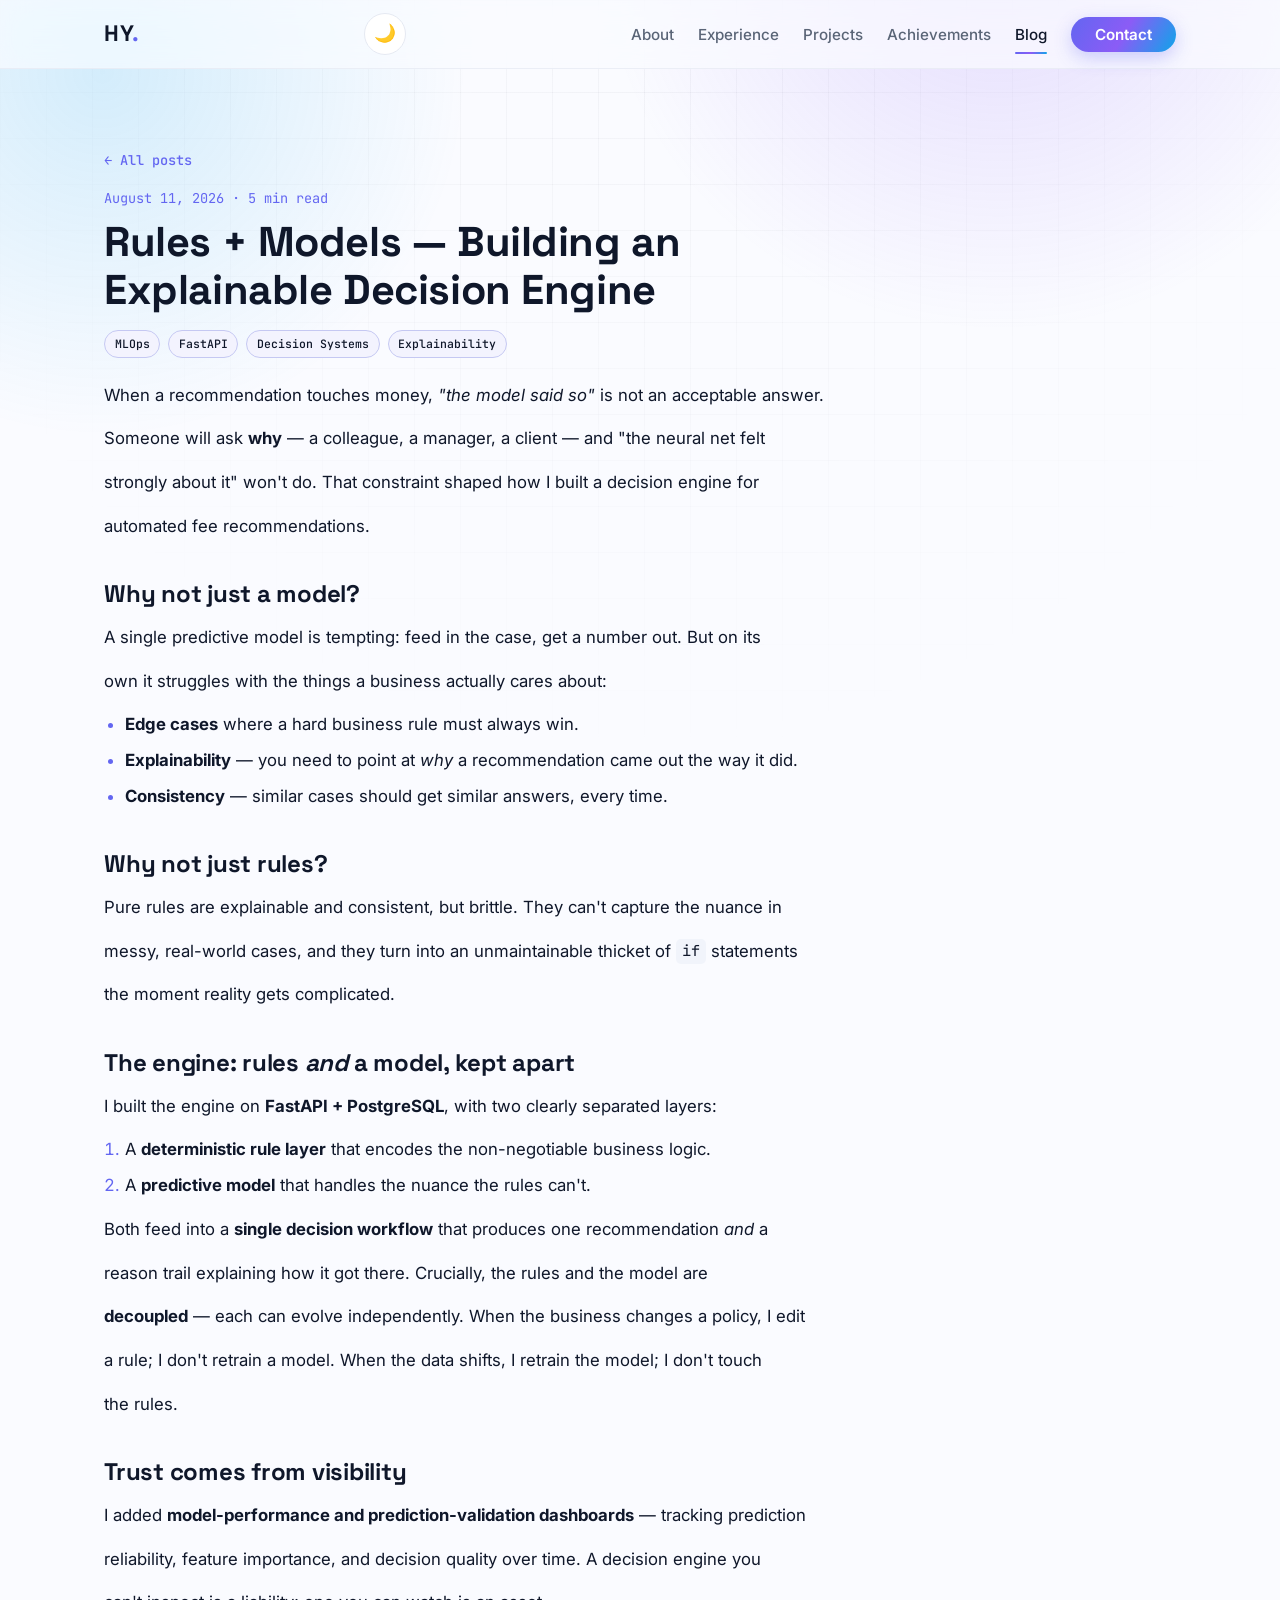
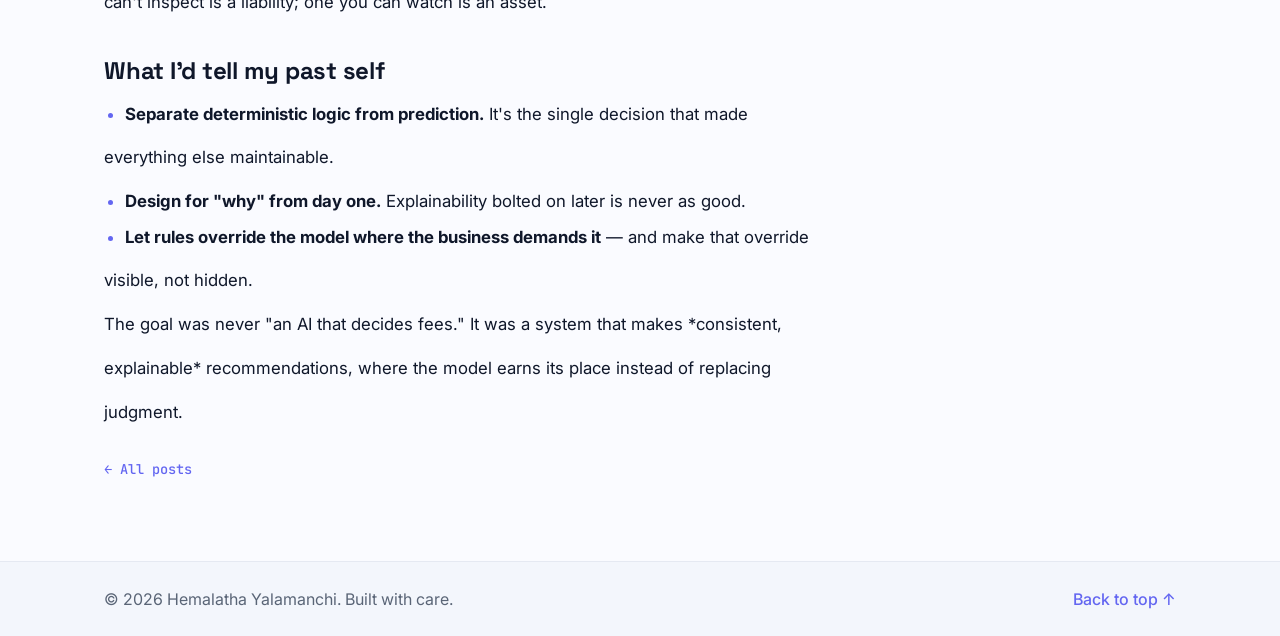
<file: blog/p/rules-and-models-decision-engine.html>
<!DOCTYPE html>
<html lang="en" class="no-js">
<head>
  <meta charset="UTF-8" />
  <meta name="viewport" content="width=device-width, initial-scale=1.0" />
  <title>Rules + Models — Building an Explainable Decision Engine — Hemalatha Yalamanchi</title>
  <meta name="description" content="When a recommendation touches money, &#x27;the model said so&#x27; isn&#x27;t good enough. How I combined deterministic business rules with a predictive model into one explainable decision engine — and why I kept them decoupled." />
  <link rel="canonical" href="https://hyalamanchi.github.io/blog/p/rules-and-models-decision-engine.html" />

  <!-- Open Graph (LinkedIn, Facebook, Slack) -->
  <meta property="og:type" content="article" />
  <meta property="og:site_name" content="Hemalatha Yalamanchi" />
  <meta property="og:title" content="Rules + Models — Building an Explainable Decision Engine" />
  <meta property="og:description" content="When a recommendation touches money, &#x27;the model said so&#x27; isn&#x27;t good enough. How I combined deterministic business rules with a predictive model into one explainable decision engine — and why I kept them decoupled." />
  <meta property="og:url" content="https://hyalamanchi.github.io/blog/p/rules-and-models-decision-engine.html" />
  <meta property="og:image" content="https://hyalamanchi.github.io/assets/og/rules-and-models-decision-engine.png" />
  <meta property="og:image:width" content="1200" />
  <meta property="og:image:height" content="630" />
  <meta property="article:published_time" content="2026-08-11" />
  <meta property="article:author" content="Hemalatha Yalamanchi" />

  <!-- Twitter / X -->
  <meta name="twitter:card" content="summary_large_image" />
  <meta name="twitter:title" content="Rules + Models — Building an Explainable Decision Engine" />
  <meta name="twitter:description" content="When a recommendation touches money, &#x27;the model said so&#x27; isn&#x27;t good enough. How I combined deterministic business rules with a predictive model into one explainable decision engine — and why I kept them decoupled." />
  <meta name="twitter:image" content="https://hyalamanchi.github.io/assets/og/rules-and-models-decision-engine.png" />

  <link rel="preconnect" href="https://fonts.googleapis.com" />
  <link rel="preconnect" href="https://fonts.gstatic.com" crossorigin />
  <link href="https://fonts.googleapis.com/css2?family=Inter:wght@400;500;600;700&family=Space+Grotesk:wght@500;600;700&family=JetBrains+Mono:wght@500;600&display=swap" rel="stylesheet" />
  <link rel="stylesheet" href="../../css/styles.css" />
  <script>
    (function () {
      try {
        var saved = localStorage.getItem('theme');
        if (saved === 'light' || saved === 'dark') document.documentElement.setAttribute('data-theme', saved);
      } catch (e) {}
    })();
  </script>
</head>
<body>
  <header class="site-header" id="top">
    <nav class="nav container">
      <a href="../../index.html" class="nav__logo">HY<span>.</span></a>
      <div class="nav__actions">
        <button class="theme-toggle" id="theme-toggle" aria-label="Toggle light/dark theme" title="Toggle theme">
          <span class="theme-toggle__icon" aria-hidden="true">🌙</span>
        </button>
        <button class="nav__toggle" aria-label="Toggle menu" aria-expanded="false" aria-controls="nav-menu">
          <span></span><span></span><span></span>
        </button>
      </div>
      <ul class="nav__menu" id="nav-menu">
        <li><a href="../../index.html#about" class="nav__link">About</a></li>
        <li><a href="../../index.html#experience" class="nav__link">Experience</a></li>
        <li><a href="../../index.html#projects" class="nav__link">Projects</a></li>
        <li><a href="../../index.html#achievements" class="nav__link">Achievements</a></li>
        <li><a href="../../blog.html" class="nav__link is-active">Blog</a></li>
        <li><a href="../../index.html#contact" class="nav__link nav__link--cta">Contact</a></li>
      </ul>
    </nav>
  </header>

  <main>
    <section class="section container">
      <article class="post">
        <a class="link post__back" href="../../blog.html">← All posts</a>
        <p class="post__meta">August 11, 2026 · 5 min read</p>
        <h1 class="post__title">Rules + Models — Building an Explainable Decision Engine</h1>
        <ul class="tag-list tag-list--sm"><li class="tag">MLOps</li><li class="tag">FastAPI</li><li class="tag">Decision Systems</li><li class="tag">Explainability</li></ul>
        <div class="post__body"><p>When a recommendation touches money, <em>"the model said so"</em> is not an acceptable answer.</p><p>Someone will ask <strong>why</strong> — a colleague, a manager, a client — and "the neural net felt</p><p>strongly about it" won't do. That constraint shaped how I built a decision engine for</p><p>automated fee recommendations.</p><h2>Why not just a model?</h2><p>A single predictive model is tempting: feed in the case, get a number out. But on its</p><p>own it struggles with the things a business actually cares about:</p><ul><li><strong>Edge cases</strong> where a hard business rule must always win.</li><li><strong>Explainability</strong> — you need to point at <em>why</em> a recommendation came out the way it did.</li><li><strong>Consistency</strong> — similar cases should get similar answers, every time.</li></ul><h2>Why not just rules?</h2><p>Pure rules are explainable and consistent, but brittle. They can't capture the nuance in</p><p>messy, real-world cases, and they turn into an unmaintainable thicket of <code>if</code> statements</p><p>the moment reality gets complicated.</p><h2>The engine: rules <em>and</em> a model, kept apart</h2><p>I built the engine on <strong>FastAPI + PostgreSQL</strong>, with two clearly separated layers:</p><ol><li>A <strong>deterministic rule layer</strong> that encodes the non-negotiable business logic.</li><li>A <strong>predictive model</strong> that handles the nuance the rules can't.</li></ol><p>Both feed into a <strong>single decision workflow</strong> that produces one recommendation <em>and</em> a</p><p>reason trail explaining how it got there. Crucially, the rules and the model are</p><p><strong>decoupled</strong> — each can evolve independently. When the business changes a policy, I edit</p><p>a rule; I don't retrain a model. When the data shifts, I retrain the model; I don't touch</p><p>the rules.</p><h2>Trust comes from visibility</h2><p>I added <strong>model-performance and prediction-validation dashboards</strong> — tracking prediction</p><p>reliability, feature importance, and decision quality over time. A decision engine you</p><p>can't inspect is a liability; one you can watch is an asset.</p><h2>What I'd tell my past self</h2><ul><li><strong>Separate deterministic logic from prediction.</strong> It's the single decision that made</li></ul><p>  everything else maintainable.</p><ul><li><strong>Design for "why" from day one.</strong> Explainability bolted on later is never as good.</li><li><strong>Let rules override the model where the business demands it</strong> — and make that override</li></ul><p>  visible, not hidden.</p><p>The goal was never "an AI that decides fees." It was a system that makes *consistent,</p><p>explainable* recommendations, where the model earns its place instead of replacing</p><p>judgment.</p></div>
        <a class="link post__back" href="../../blog.html">← All posts</a>
      </article>
    </section>
  </main>

  <footer class="footer">
    <div class="container footer__inner">
      <p>© <span id="year"></span> Hemalatha Yalamanchi. Built with care.</p>
      <a href="#top" class="link">Back to top ↑</a>
    </div>
  </footer>

  <script src="../../js/main.js"></script>
</body>
</html>
</file>
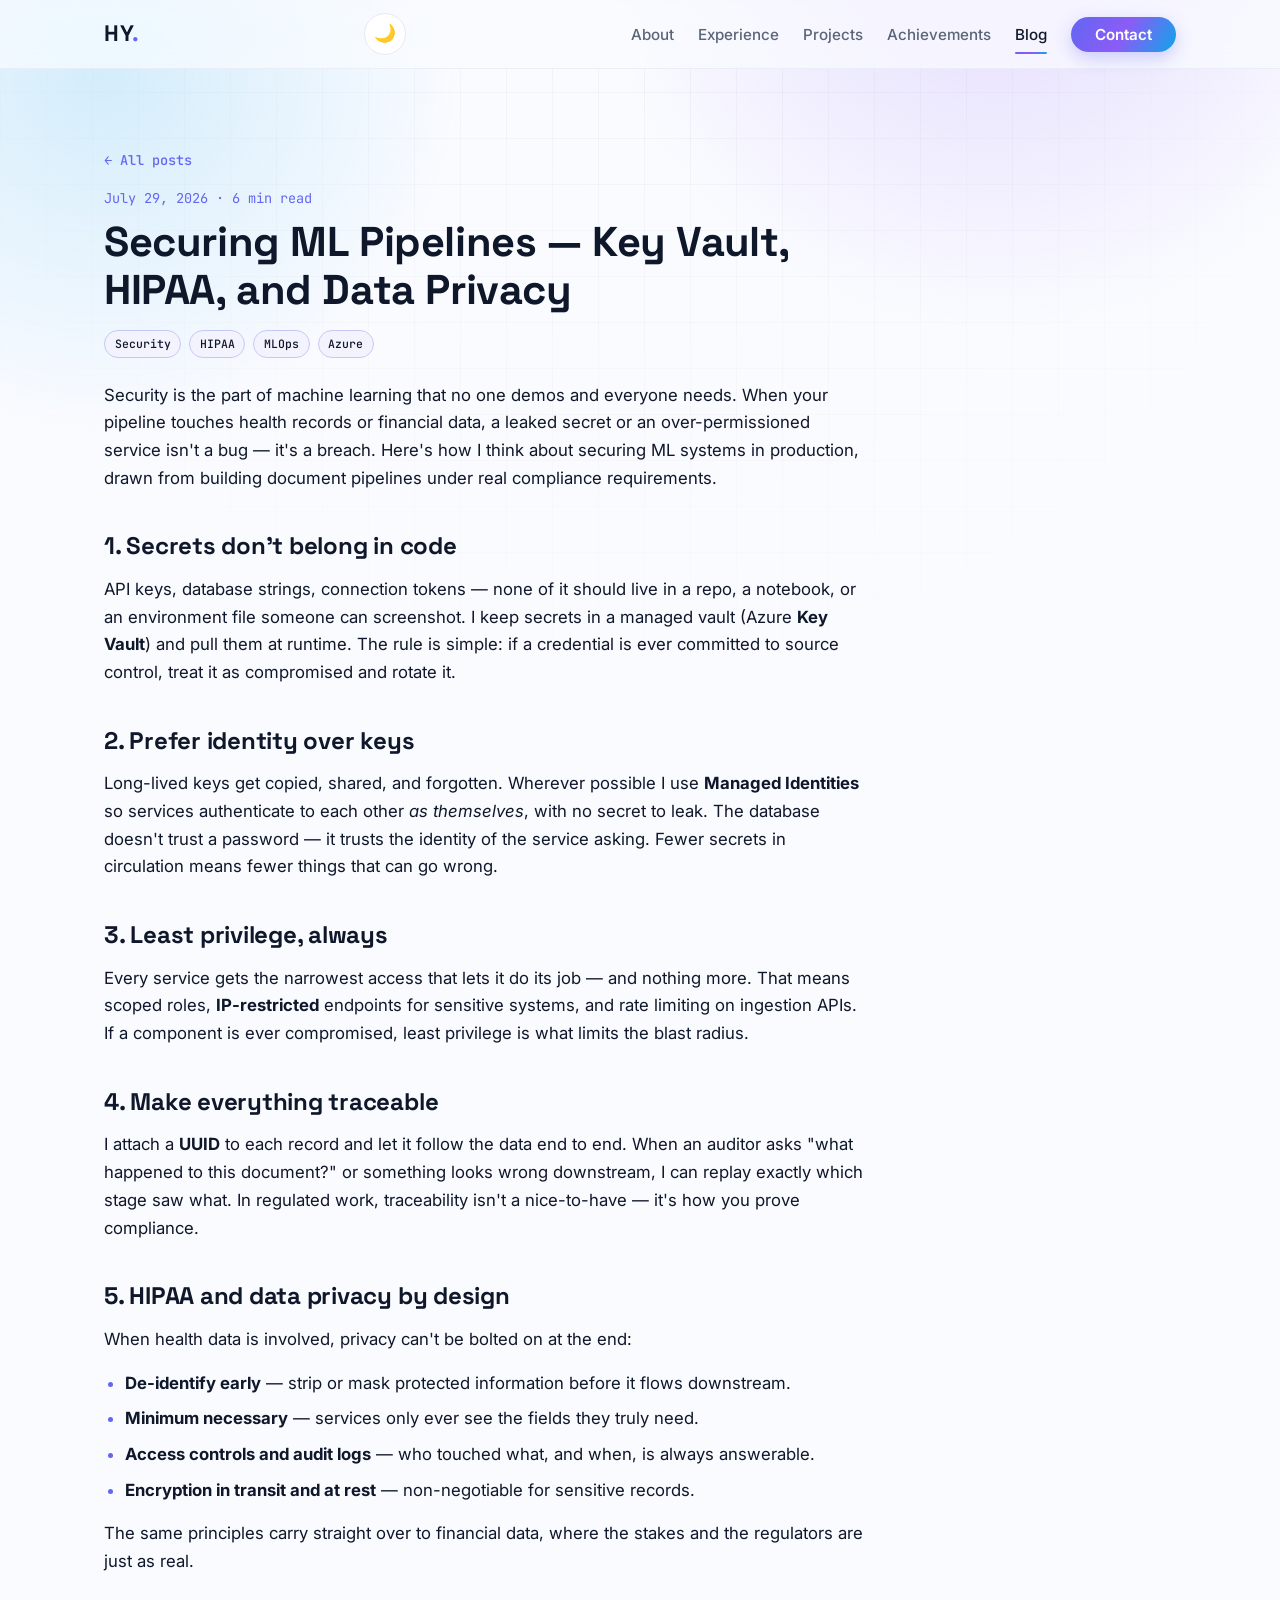
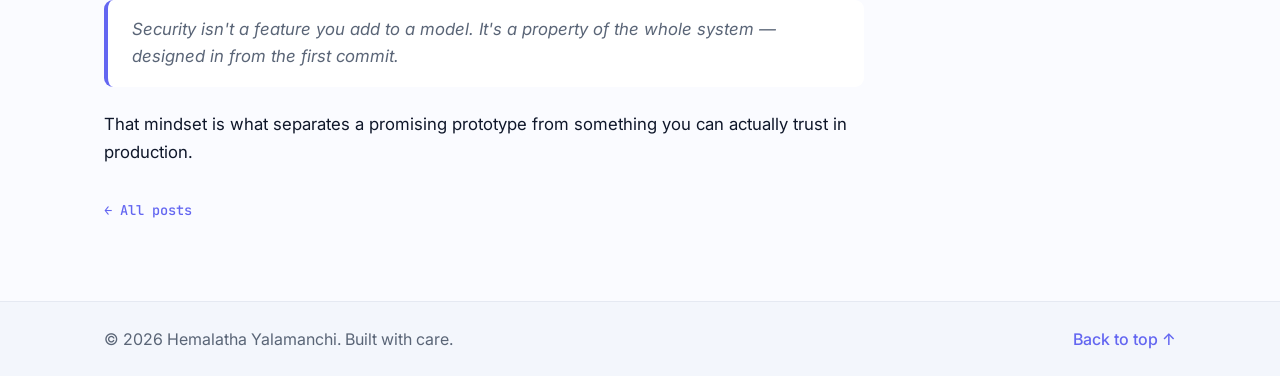
<file: blog/p/securing-ml-pipelines.html>
<!DOCTYPE html>
<html lang="en" class="no-js">
<head>
  <meta charset="UTF-8" />
  <meta name="viewport" content="width=device-width, initial-scale=1.0" />
  <title>Securing ML Pipelines — Key Vault, HIPAA, and Data Privacy — Hemalatha Yalamanchi</title>
  <meta name="description" content="Security is the part of ML no one demos and everyone needs. How I secure pipelines that touch health and financial data — secrets, identity, least privilege, and HIPAA by design." />
  <link rel="canonical" href="https://hyalamanchi.github.io/blog/p/securing-ml-pipelines.html" />

  <!-- Open Graph (LinkedIn, Facebook, Slack) -->
  <meta property="og:type" content="article" />
  <meta property="og:site_name" content="Hemalatha Yalamanchi" />
  <meta property="og:title" content="Securing ML Pipelines — Key Vault, HIPAA, and Data Privacy" />
  <meta property="og:description" content="Security is the part of ML no one demos and everyone needs. How I secure pipelines that touch health and financial data — secrets, identity, least privilege, and HIPAA by design." />
  <meta property="og:url" content="https://hyalamanchi.github.io/blog/p/securing-ml-pipelines.html" />
  <meta property="og:image" content="https://hyalamanchi.github.io/assets/og/securing-ml-pipelines.png" />
  <meta property="og:image:width" content="1200" />
  <meta property="og:image:height" content="630" />
  <meta property="article:published_time" content="2026-07-29" />
  <meta property="article:author" content="Hemalatha Yalamanchi" />

  <!-- Twitter / X -->
  <meta name="twitter:card" content="summary_large_image" />
  <meta name="twitter:title" content="Securing ML Pipelines — Key Vault, HIPAA, and Data Privacy" />
  <meta name="twitter:description" content="Security is the part of ML no one demos and everyone needs. How I secure pipelines that touch health and financial data — secrets, identity, least privilege, and HIPAA by design." />
  <meta name="twitter:image" content="https://hyalamanchi.github.io/assets/og/securing-ml-pipelines.png" />

  <link rel="preconnect" href="https://fonts.googleapis.com" />
  <link rel="preconnect" href="https://fonts.gstatic.com" crossorigin />
  <link href="https://fonts.googleapis.com/css2?family=Inter:wght@400;500;600;700&family=Space+Grotesk:wght@500;600;700&family=JetBrains+Mono:wght@500;600&display=swap" rel="stylesheet" />
  <link rel="stylesheet" href="../../css/styles.css" />
  <script>
    (function () {
      try {
        var saved = localStorage.getItem('theme');
        if (saved === 'light' || saved === 'dark') document.documentElement.setAttribute('data-theme', saved);
      } catch (e) {}
    })();
  </script>
</head>
<body>
  <header class="site-header" id="top">
    <nav class="nav container">
      <a href="../../index.html" class="nav__logo">HY<span>.</span></a>
      <div class="nav__actions">
        <button class="theme-toggle" id="theme-toggle" aria-label="Toggle light/dark theme" title="Toggle theme">
          <span class="theme-toggle__icon" aria-hidden="true">🌙</span>
        </button>
        <button class="nav__toggle" aria-label="Toggle menu" aria-expanded="false" aria-controls="nav-menu">
          <span></span><span></span><span></span>
        </button>
      </div>
      <ul class="nav__menu" id="nav-menu">
        <li><a href="../../index.html#about" class="nav__link">About</a></li>
        <li><a href="../../index.html#experience" class="nav__link">Experience</a></li>
        <li><a href="../../index.html#projects" class="nav__link">Projects</a></li>
        <li><a href="../../index.html#achievements" class="nav__link">Achievements</a></li>
        <li><a href="../../blog.html" class="nav__link is-active">Blog</a></li>
        <li><a href="../../index.html#contact" class="nav__link nav__link--cta">Contact</a></li>
      </ul>
    </nav>
  </header>

  <main>
    <section class="section container">
      <article class="post">
        <a class="link post__back" href="../../blog.html">← All posts</a>
        <p class="post__meta">July 29, 2026 · 6 min read</p>
        <h1 class="post__title">Securing ML Pipelines — Key Vault, HIPAA, and Data Privacy</h1>
        <ul class="tag-list tag-list--sm"><li class="tag">Security</li><li class="tag">HIPAA</li><li class="tag">MLOps</li><li class="tag">Azure</li></ul>
        <div class="post__body"><p>Security is the part of machine learning that no one demos and everyone needs. When your pipeline touches health records or financial data, a leaked secret or an over-permissioned service isn't a bug — it's a breach. Here's how I think about securing ML systems in production, drawn from building document pipelines under real compliance requirements.</p><h2>1. Secrets don't belong in code</h2><p>API keys, database strings, connection tokens — none of it should live in a repo, a notebook, or an environment file someone can screenshot. I keep secrets in a managed vault (Azure <strong>Key Vault</strong>) and pull them at runtime. The rule is simple: if a credential is ever committed to source control, treat it as compromised and rotate it.</p><h2>2. Prefer identity over keys</h2><p>Long-lived keys get copied, shared, and forgotten. Wherever possible I use <strong>Managed Identities</strong> so services authenticate to each other <em>as themselves</em>, with no secret to leak. The database doesn't trust a password — it trusts the identity of the service asking. Fewer secrets in circulation means fewer things that can go wrong.</p><h2>3. Least privilege, always</h2><p>Every service gets the narrowest access that lets it do its job — and nothing more. That means scoped roles, <strong>IP-restricted</strong> endpoints for sensitive systems, and rate limiting on ingestion APIs. If a component is ever compromised, least privilege is what limits the blast radius.</p><h2>4. Make everything traceable</h2><p>I attach a <strong>UUID</strong> to each record and let it follow the data end to end. When an auditor asks "what happened to this document?" or something looks wrong downstream, I can replay exactly which stage saw what. In regulated work, traceability isn't a nice-to-have — it's how you prove compliance.</p><h2>5. HIPAA and data privacy by design</h2><p>When health data is involved, privacy can't be bolted on at the end:</p><ul><li><strong>De-identify early</strong> — strip or mask protected information before it flows downstream.</li><li><strong>Minimum necessary</strong> — services only ever see the fields they truly need.</li><li><strong>Access controls and audit logs</strong> — who touched what, and when, is always answerable.</li><li><strong>Encryption in transit and at rest</strong> — non-negotiable for sensitive records.</li></ul><p>The same principles carry straight over to financial data, where the stakes and the regulators are just as real.</p><blockquote>Security isn't a feature you add to a model. It's a property of the whole system — designed in from the first commit.</blockquote><p>That mindset is what separates a promising prototype from something you can actually trust in production.</p></div>
        <a class="link post__back" href="../../blog.html">← All posts</a>
      </article>
    </section>
  </main>

  <footer class="footer">
    <div class="container footer__inner">
      <p>© <span id="year"></span> Hemalatha Yalamanchi. Built with care.</p>
      <a href="#top" class="link">Back to top ↑</a>
    </div>
  </footer>

  <script src="../../js/main.js"></script>
</body>
</html>
</file>
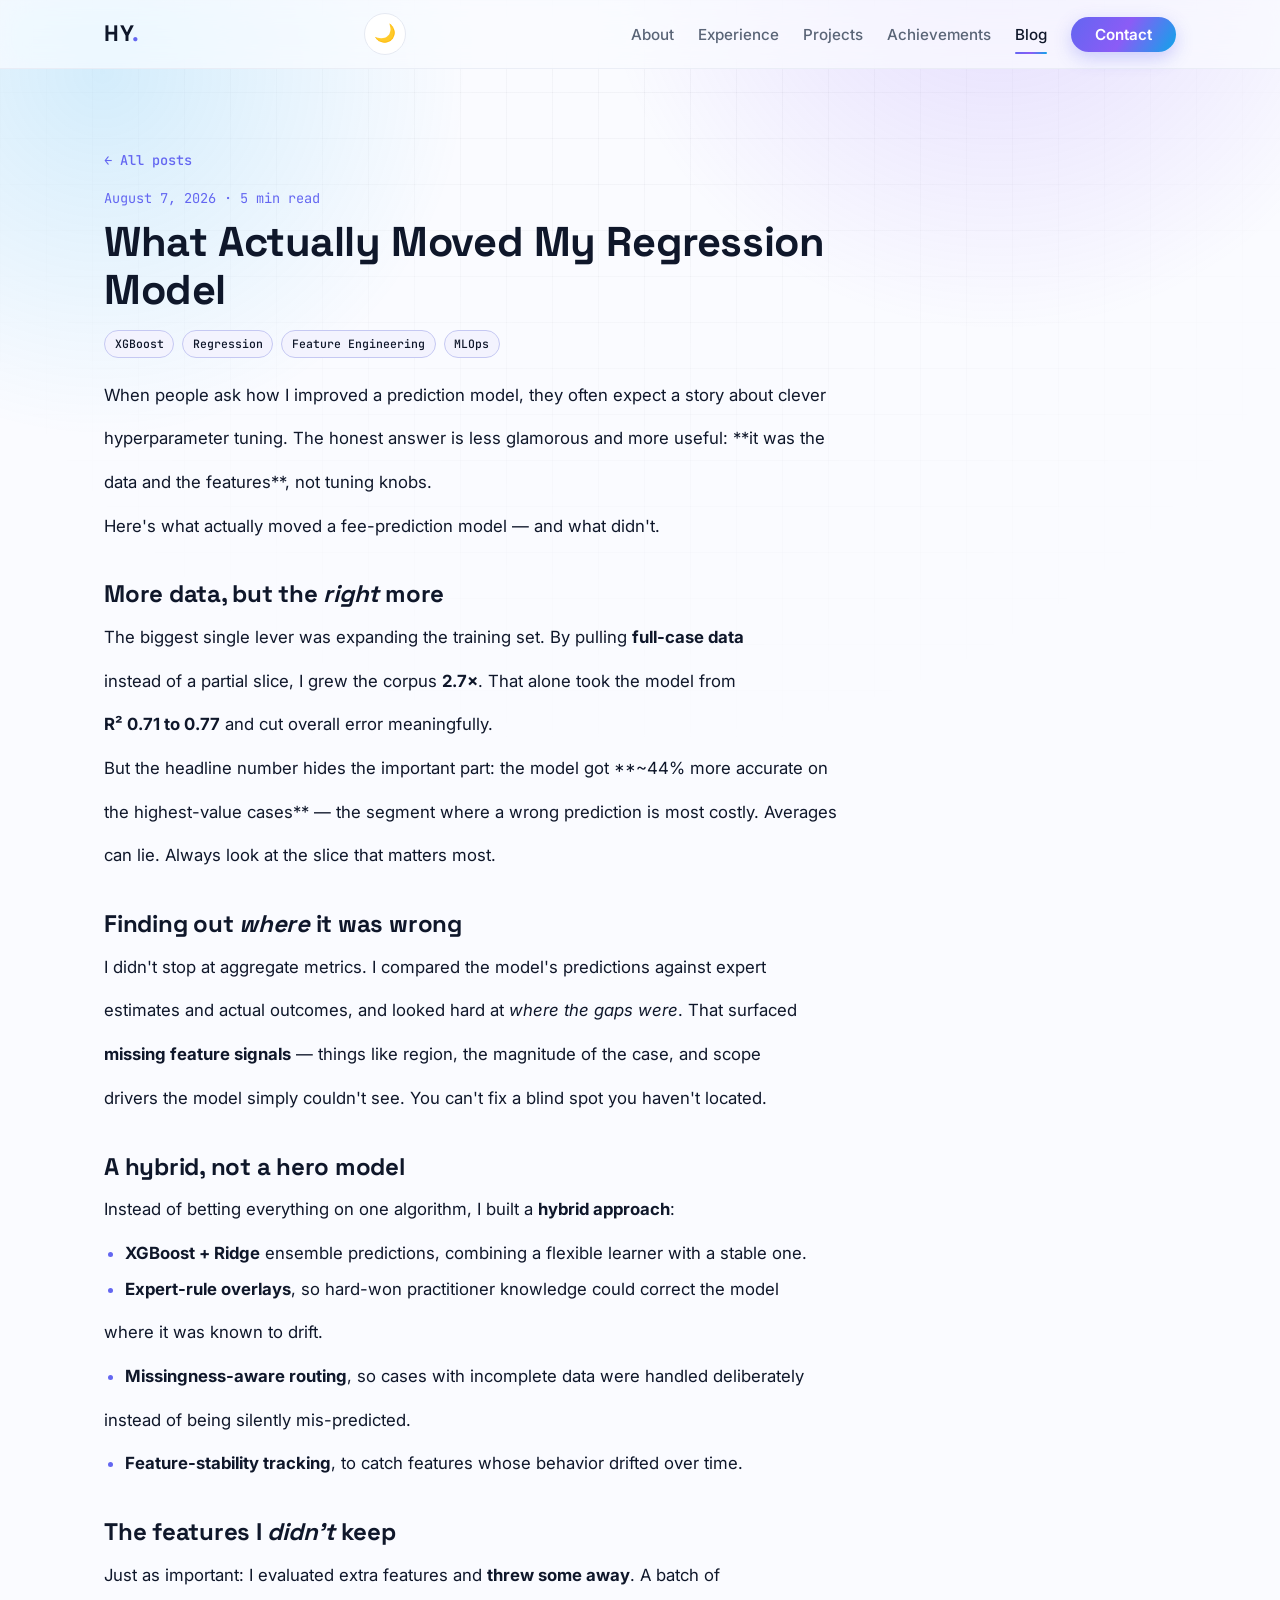
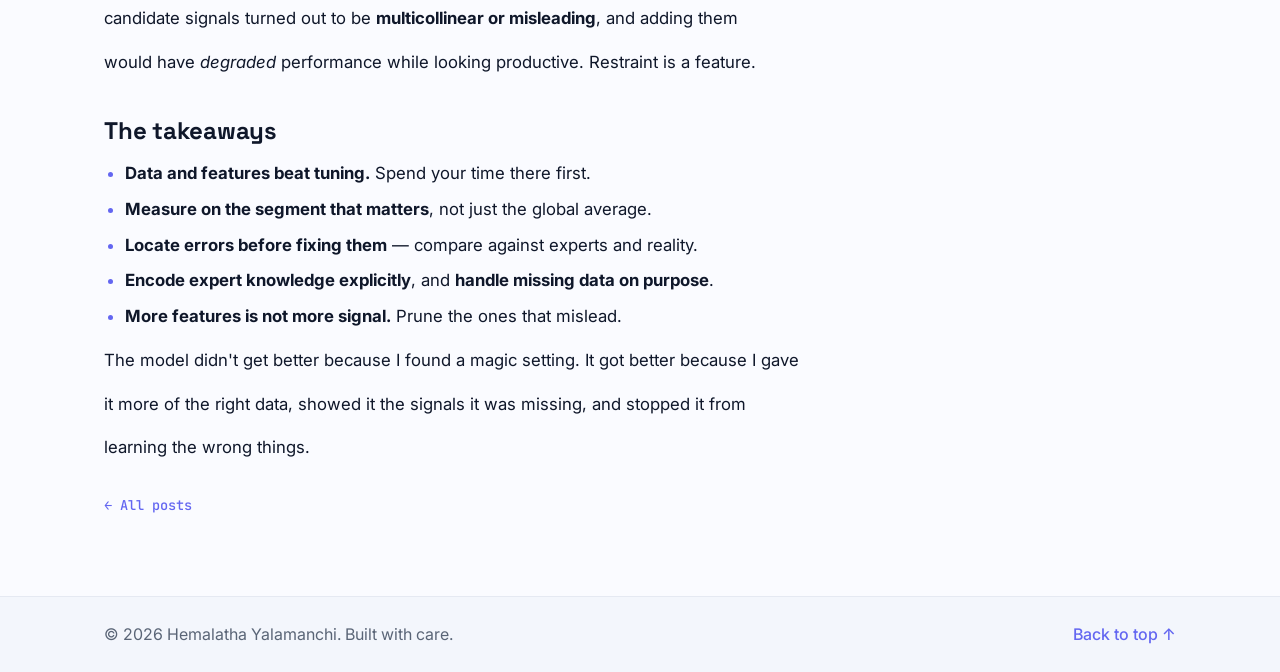
<file: blog/p/what-actually-moved-my-regression-model.html>
<!DOCTYPE html>
<html lang="en" class="no-js">
<head>
  <meta charset="UTF-8" />
  <meta name="viewport" content="width=device-width, initial-scale=1.0" />
  <title>What Actually Moved My Regression Model — Hemalatha Yalamanchi</title>
  <meta name="description" content="Not hyperparameter magic — data and features. How expanding the dataset 2.7×, locating feature gaps, and a hybrid XGBoost + Ridge ensemble improved a fee-prediction model, especially on the highest-value cases." />
  <link rel="canonical" href="https://hyalamanchi.github.io/blog/p/what-actually-moved-my-regression-model.html" />

  <!-- Open Graph (LinkedIn, Facebook, Slack) -->
  <meta property="og:type" content="article" />
  <meta property="og:site_name" content="Hemalatha Yalamanchi" />
  <meta property="og:title" content="What Actually Moved My Regression Model" />
  <meta property="og:description" content="Not hyperparameter magic — data and features. How expanding the dataset 2.7×, locating feature gaps, and a hybrid XGBoost + Ridge ensemble improved a fee-prediction model, especially on the highest-value cases." />
  <meta property="og:url" content="https://hyalamanchi.github.io/blog/p/what-actually-moved-my-regression-model.html" />
  <meta property="og:image" content="https://hyalamanchi.github.io/assets/og/what-actually-moved-my-regression-model.png" />
  <meta property="og:image:width" content="1200" />
  <meta property="og:image:height" content="630" />
  <meta property="article:published_time" content="2026-08-07" />
  <meta property="article:author" content="Hemalatha Yalamanchi" />

  <!-- Twitter / X -->
  <meta name="twitter:card" content="summary_large_image" />
  <meta name="twitter:title" content="What Actually Moved My Regression Model" />
  <meta name="twitter:description" content="Not hyperparameter magic — data and features. How expanding the dataset 2.7×, locating feature gaps, and a hybrid XGBoost + Ridge ensemble improved a fee-prediction model, especially on the highest-value cases." />
  <meta name="twitter:image" content="https://hyalamanchi.github.io/assets/og/what-actually-moved-my-regression-model.png" />

  <link rel="preconnect" href="https://fonts.googleapis.com" />
  <link rel="preconnect" href="https://fonts.gstatic.com" crossorigin />
  <link href="https://fonts.googleapis.com/css2?family=Inter:wght@400;500;600;700&family=Space+Grotesk:wght@500;600;700&family=JetBrains+Mono:wght@500;600&display=swap" rel="stylesheet" />
  <link rel="stylesheet" href="../../css/styles.css" />
  <script>
    (function () {
      try {
        var saved = localStorage.getItem('theme');
        if (saved === 'light' || saved === 'dark') document.documentElement.setAttribute('data-theme', saved);
      } catch (e) {}
    })();
  </script>
</head>
<body>
  <header class="site-header" id="top">
    <nav class="nav container">
      <a href="../../index.html" class="nav__logo">HY<span>.</span></a>
      <div class="nav__actions">
        <button class="theme-toggle" id="theme-toggle" aria-label="Toggle light/dark theme" title="Toggle theme">
          <span class="theme-toggle__icon" aria-hidden="true">🌙</span>
        </button>
        <button class="nav__toggle" aria-label="Toggle menu" aria-expanded="false" aria-controls="nav-menu">
          <span></span><span></span><span></span>
        </button>
      </div>
      <ul class="nav__menu" id="nav-menu">
        <li><a href="../../index.html#about" class="nav__link">About</a></li>
        <li><a href="../../index.html#experience" class="nav__link">Experience</a></li>
        <li><a href="../../index.html#projects" class="nav__link">Projects</a></li>
        <li><a href="../../index.html#achievements" class="nav__link">Achievements</a></li>
        <li><a href="../../blog.html" class="nav__link is-active">Blog</a></li>
        <li><a href="../../index.html#contact" class="nav__link nav__link--cta">Contact</a></li>
      </ul>
    </nav>
  </header>

  <main>
    <section class="section container">
      <article class="post">
        <a class="link post__back" href="../../blog.html">← All posts</a>
        <p class="post__meta">August 7, 2026 · 5 min read</p>
        <h1 class="post__title">What Actually Moved My Regression Model</h1>
        <ul class="tag-list tag-list--sm"><li class="tag">XGBoost</li><li class="tag">Regression</li><li class="tag">Feature Engineering</li><li class="tag">MLOps</li></ul>
        <div class="post__body"><p>When people ask how I improved a prediction model, they often expect a story about clever</p><p>hyperparameter tuning. The honest answer is less glamorous and more useful: **it was the</p><p>data and the features**, not tuning knobs.</p><p>Here's what actually moved a fee-prediction model — and what didn't.</p><h2>More data, but the <em>right</em> more</h2><p>The biggest single lever was expanding the training set. By pulling <strong>full-case data</strong></p><p>instead of a partial slice, I grew the corpus <strong>2.7×</strong>. That alone took the model from</p><p><strong>R² 0.71 to 0.77</strong> and cut overall error meaningfully.</p><p>But the headline number hides the important part: the model got **~44% more accurate on</p><p>the highest-value cases** — the segment where a wrong prediction is most costly. Averages</p><p>can lie. Always look at the slice that matters most.</p><h2>Finding out <em>where</em> it was wrong</h2><p>I didn't stop at aggregate metrics. I compared the model's predictions against expert</p><p>estimates and actual outcomes, and looked hard at <em>where the gaps were</em>. That surfaced</p><p><strong>missing feature signals</strong> — things like region, the magnitude of the case, and scope</p><p>drivers the model simply couldn't see. You can't fix a blind spot you haven't located.</p><h2>A hybrid, not a hero model</h2><p>Instead of betting everything on one algorithm, I built a <strong>hybrid approach</strong>:</p><ul><li><strong>XGBoost + Ridge</strong> ensemble predictions, combining a flexible learner with a stable one.</li><li><strong>Expert-rule overlays</strong>, so hard-won practitioner knowledge could correct the model</li></ul><p>  where it was known to drift.</p><ul><li><strong>Missingness-aware routing</strong>, so cases with incomplete data were handled deliberately</li></ul><p>  instead of being silently mis-predicted.</p><ul><li><strong>Feature-stability tracking</strong>, to catch features whose behavior drifted over time.</li></ul><h2>The features I <em>didn't</em> keep</h2><p>Just as important: I evaluated extra features and <strong>threw some away</strong>. A batch of</p><p>candidate signals turned out to be <strong>multicollinear or misleading</strong>, and adding them</p><p>would have <em>degraded</em> performance while looking productive. Restraint is a feature.</p><h2>The takeaways</h2><ul><li><strong>Data and features beat tuning.</strong> Spend your time there first.</li><li><strong>Measure on the segment that matters</strong>, not just the global average.</li><li><strong>Locate errors before fixing them</strong> — compare against experts and reality.</li><li><strong>Encode expert knowledge explicitly</strong>, and <strong>handle missing data on purpose</strong>.</li><li><strong>More features is not more signal.</strong> Prune the ones that mislead.</li></ul><p>The model didn't get better because I found a magic setting. It got better because I gave</p><p>it more of the right data, showed it the signals it was missing, and stopped it from</p><p>learning the wrong things.</p></div>
        <a class="link post__back" href="../../blog.html">← All posts</a>
      </article>
    </section>
  </main>

  <footer class="footer">
    <div class="container footer__inner">
      <p>© <span id="year"></span> Hemalatha Yalamanchi. Built with care.</p>
      <a href="#top" class="link">Back to top ↑</a>
    </div>
  </footer>

  <script src="../../js/main.js"></script>
</body>
</html>
</file>
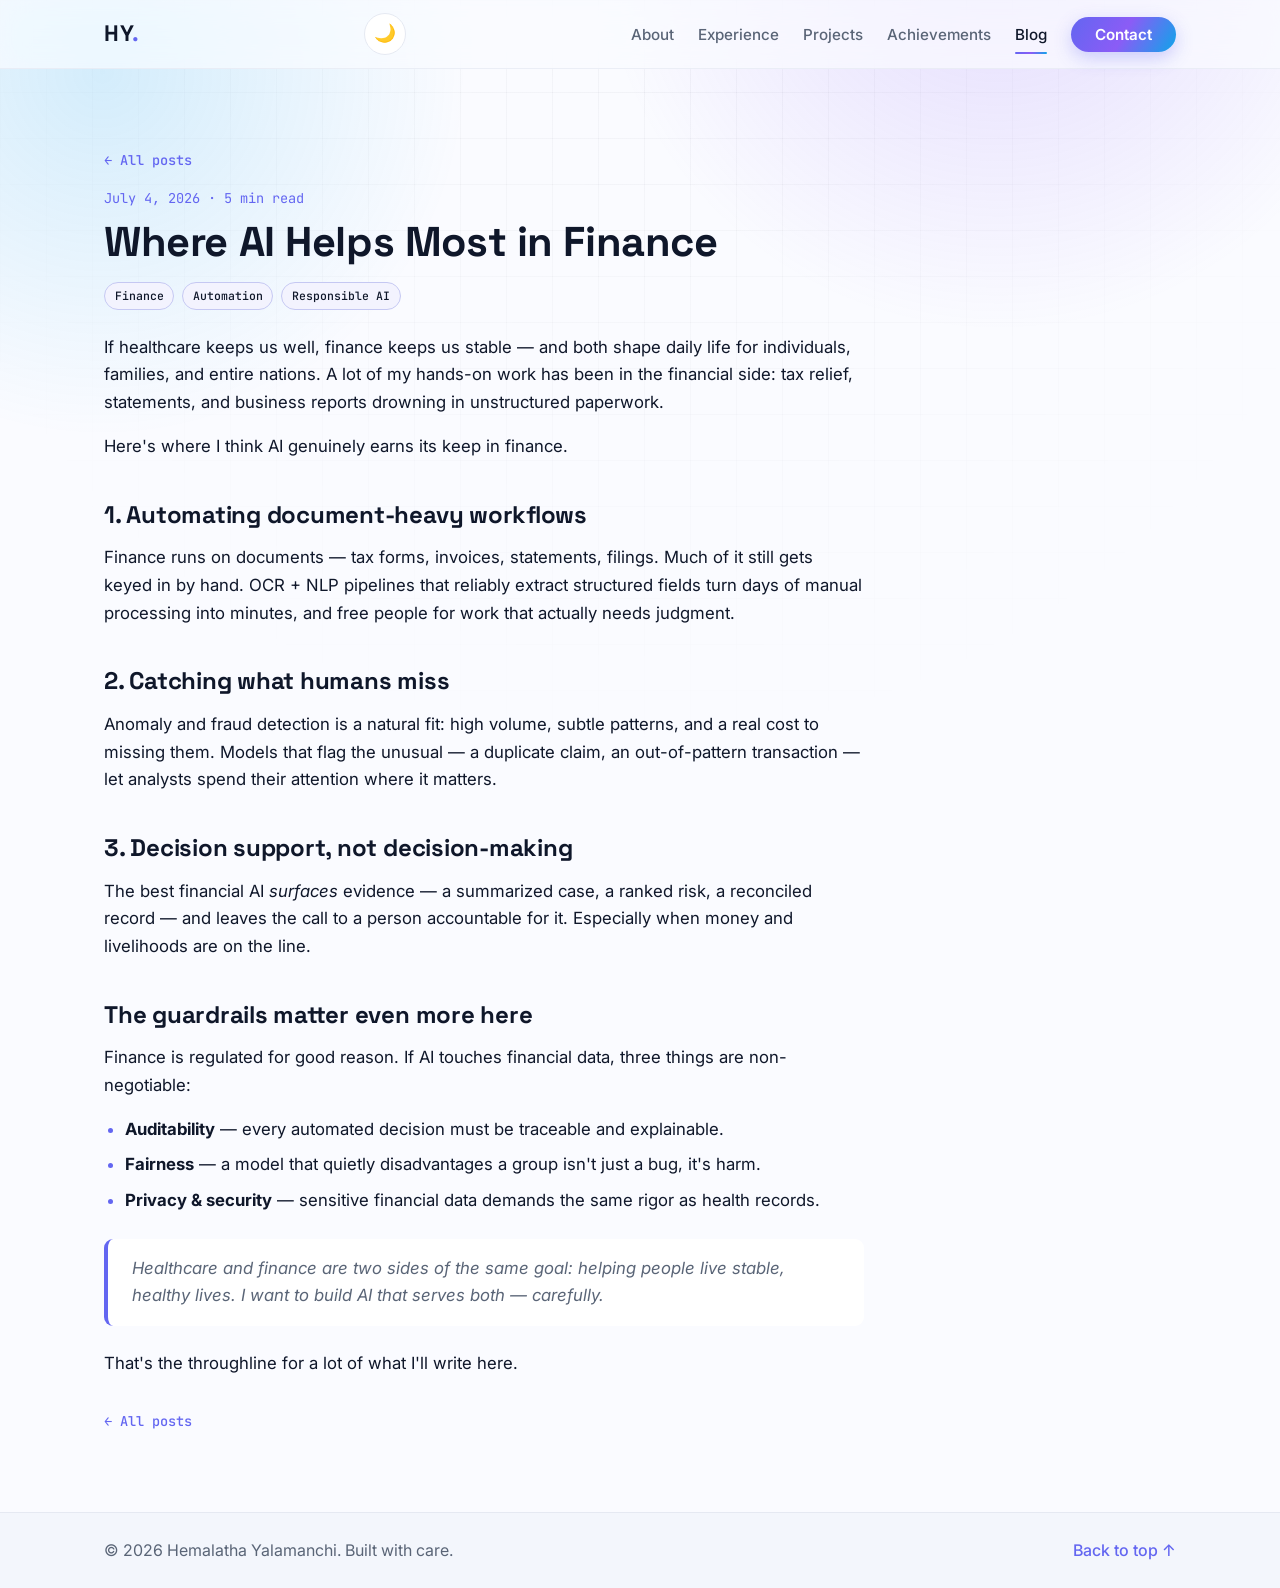
<file: blog/p/where-ai-helps-most-in-finance.html>
<!DOCTYPE html>
<html lang="en" class="no-js">
<head>
  <meta charset="UTF-8" />
  <meta name="viewport" content="width=device-width, initial-scale=1.0" />
  <title>Where AI Helps Most in Finance — Hemalatha Yalamanchi</title>
  <meta name="description" content="If healthcare keeps us well, finance keeps us stable. Where AI genuinely earns its keep in financial workflows — and the guardrails it demands." />
  <link rel="canonical" href="https://hyalamanchi.github.io/blog/p/where-ai-helps-most-in-finance.html" />

  <!-- Open Graph (LinkedIn, Facebook, Slack) -->
  <meta property="og:type" content="article" />
  <meta property="og:site_name" content="Hemalatha Yalamanchi" />
  <meta property="og:title" content="Where AI Helps Most in Finance" />
  <meta property="og:description" content="If healthcare keeps us well, finance keeps us stable. Where AI genuinely earns its keep in financial workflows — and the guardrails it demands." />
  <meta property="og:url" content="https://hyalamanchi.github.io/blog/p/where-ai-helps-most-in-finance.html" />
  <meta property="og:image" content="https://hyalamanchi.github.io/assets/og/where-ai-helps-most-in-finance.png" />
  <meta property="og:image:width" content="1200" />
  <meta property="og:image:height" content="630" />
  <meta property="article:published_time" content="2026-07-04" />
  <meta property="article:author" content="Hemalatha Yalamanchi" />

  <!-- Twitter / X -->
  <meta name="twitter:card" content="summary_large_image" />
  <meta name="twitter:title" content="Where AI Helps Most in Finance" />
  <meta name="twitter:description" content="If healthcare keeps us well, finance keeps us stable. Where AI genuinely earns its keep in financial workflows — and the guardrails it demands." />
  <meta name="twitter:image" content="https://hyalamanchi.github.io/assets/og/where-ai-helps-most-in-finance.png" />

  <link rel="preconnect" href="https://fonts.googleapis.com" />
  <link rel="preconnect" href="https://fonts.gstatic.com" crossorigin />
  <link href="https://fonts.googleapis.com/css2?family=Inter:wght@400;500;600;700&family=Space+Grotesk:wght@500;600;700&family=JetBrains+Mono:wght@500;600&display=swap" rel="stylesheet" />
  <link rel="stylesheet" href="../../css/styles.css" />
  <script>
    (function () {
      try {
        var saved = localStorage.getItem('theme');
        if (saved === 'light' || saved === 'dark') document.documentElement.setAttribute('data-theme', saved);
      } catch (e) {}
    })();
  </script>
</head>
<body>
  <header class="site-header" id="top">
    <nav class="nav container">
      <a href="../../index.html" class="nav__logo">HY<span>.</span></a>
      <div class="nav__actions">
        <button class="theme-toggle" id="theme-toggle" aria-label="Toggle light/dark theme" title="Toggle theme">
          <span class="theme-toggle__icon" aria-hidden="true">🌙</span>
        </button>
        <button class="nav__toggle" aria-label="Toggle menu" aria-expanded="false" aria-controls="nav-menu">
          <span></span><span></span><span></span>
        </button>
      </div>
      <ul class="nav__menu" id="nav-menu">
        <li><a href="../../index.html#about" class="nav__link">About</a></li>
        <li><a href="../../index.html#experience" class="nav__link">Experience</a></li>
        <li><a href="../../index.html#projects" class="nav__link">Projects</a></li>
        <li><a href="../../index.html#achievements" class="nav__link">Achievements</a></li>
        <li><a href="../../blog.html" class="nav__link is-active">Blog</a></li>
        <li><a href="../../index.html#contact" class="nav__link nav__link--cta">Contact</a></li>
      </ul>
    </nav>
  </header>

  <main>
    <section class="section container">
      <article class="post">
        <a class="link post__back" href="../../blog.html">← All posts</a>
        <p class="post__meta">July 4, 2026 · 5 min read</p>
        <h1 class="post__title">Where AI Helps Most in Finance</h1>
        <ul class="tag-list tag-list--sm"><li class="tag">Finance</li><li class="tag">Automation</li><li class="tag">Responsible AI</li></ul>
        <div class="post__body"><p>If healthcare keeps us well, finance keeps us stable — and both shape daily life for individuals, families, and entire nations. A lot of my hands-on work has been in the financial side: tax relief, statements, and business reports drowning in unstructured paperwork.</p><p>Here's where I think AI genuinely earns its keep in finance.</p><h2>1. Automating document-heavy workflows</h2><p>Finance runs on documents — tax forms, invoices, statements, filings. Much of it still gets keyed in by hand. OCR + NLP pipelines that reliably extract structured fields turn days of manual processing into minutes, and free people for work that actually needs judgment.</p><h2>2. Catching what humans miss</h2><p>Anomaly and fraud detection is a natural fit: high volume, subtle patterns, and a real cost to missing them. Models that flag the unusual — a duplicate claim, an out-of-pattern transaction — let analysts spend their attention where it matters.</p><h2>3. Decision support, not decision-making</h2><p>The best financial AI <em>surfaces</em> evidence — a summarized case, a ranked risk, a reconciled record — and leaves the call to a person accountable for it. Especially when money and livelihoods are on the line.</p><h2>The guardrails matter even more here</h2><p>Finance is regulated for good reason. If AI touches financial data, three things are non-negotiable:</p><ul><li><strong>Auditability</strong> — every automated decision must be traceable and explainable.</li><li><strong>Fairness</strong> — a model that quietly disadvantages a group isn't just a bug, it's harm.</li><li><strong>Privacy &amp; security</strong> — sensitive financial data demands the same rigor as health records.</li></ul><blockquote>Healthcare and finance are two sides of the same goal: helping people live stable, healthy lives. I want to build AI that serves both — carefully.</blockquote><p>That's the throughline for a lot of what I'll write here.</p></div>
        <a class="link post__back" href="../../blog.html">← All posts</a>
      </article>
    </section>
  </main>

  <footer class="footer">
    <div class="container footer__inner">
      <p>© <span id="year"></span> Hemalatha Yalamanchi. Built with care.</p>
      <a href="#top" class="link">Back to top ↑</a>
    </div>
  </footer>

  <script src="../../js/main.js"></script>
</body>
</html>
</file>
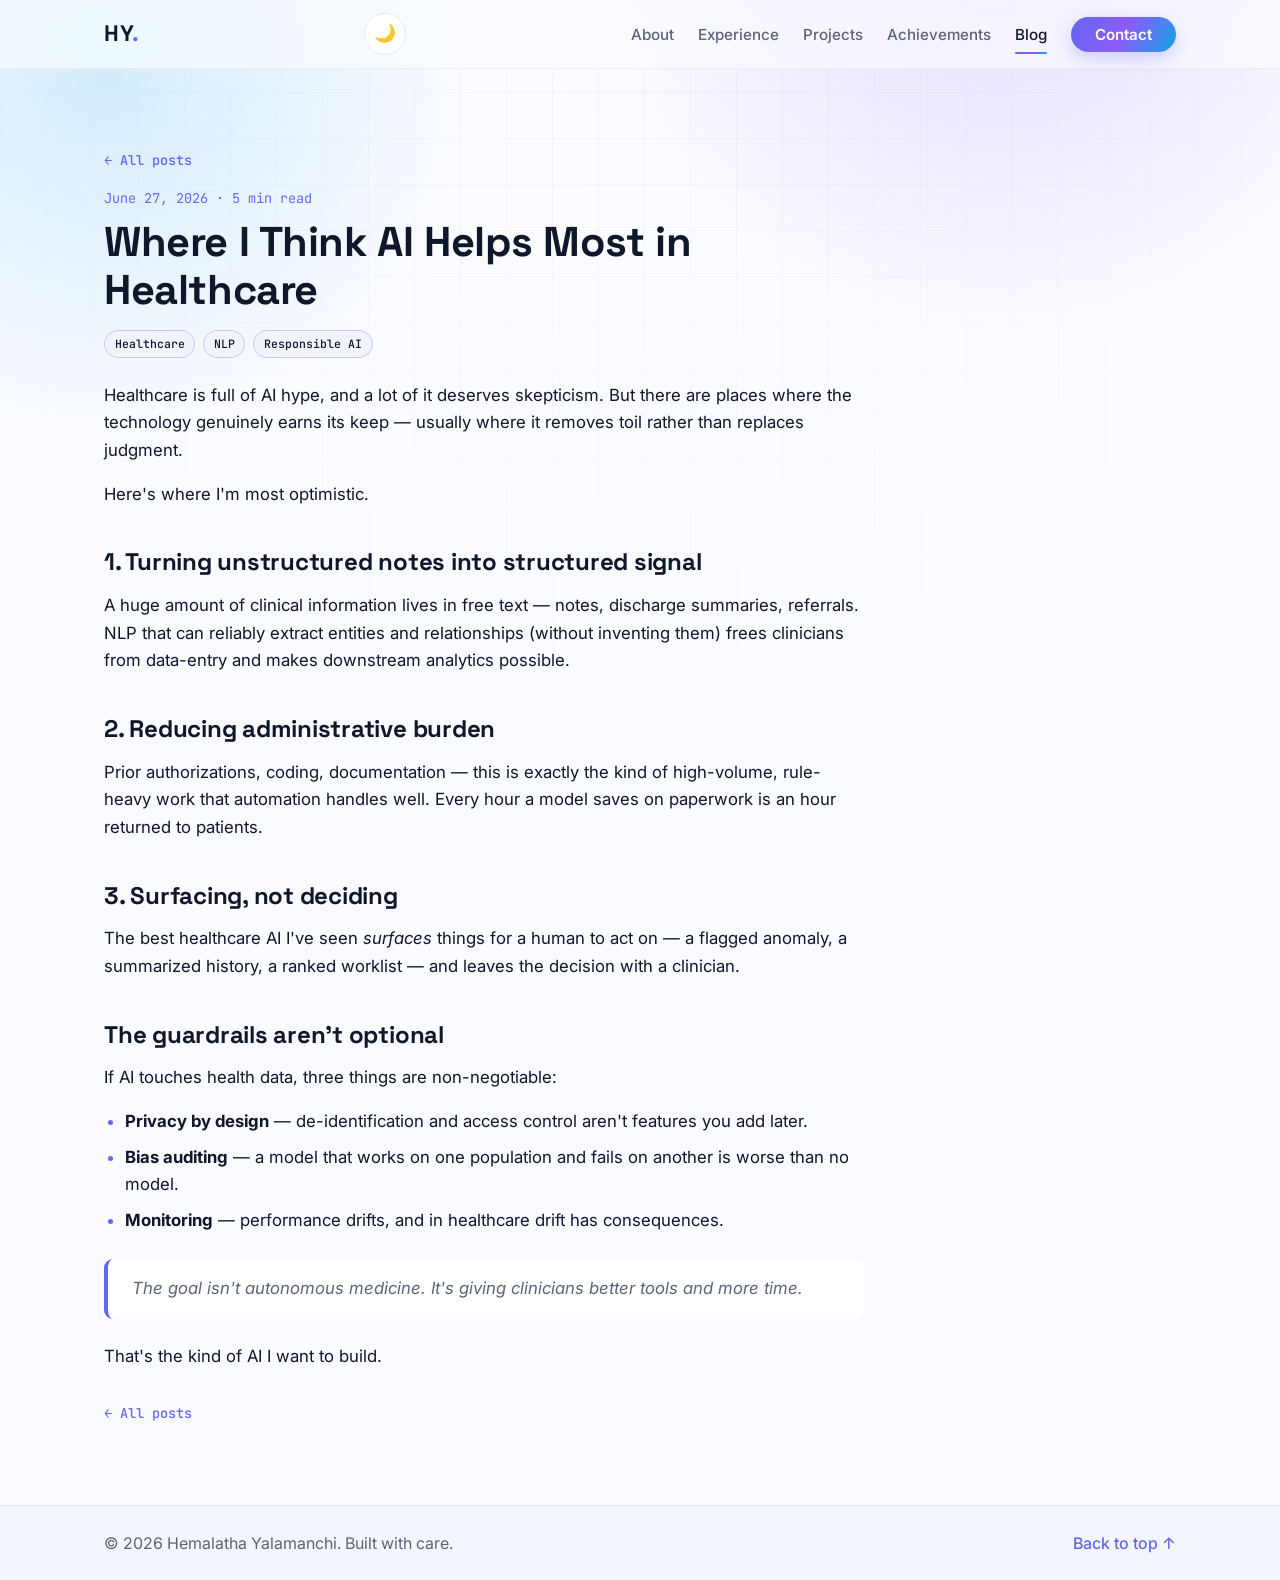
<file: blog/p/where-ai-helps-most-in-healthcare.html>
<!DOCTYPE html>
<html lang="en" class="no-js">
<head>
  <meta charset="UTF-8" />
  <meta name="viewport" content="width=device-width, initial-scale=1.0" />
  <title>Where I Think AI Helps Most in Healthcare — Hemalatha Yalamanchi</title>
  <meta name="description" content="Not every healthcare problem needs a model. A few places where AI genuinely earns its keep — and the guardrails that have to come with it." />
  <link rel="canonical" href="https://hyalamanchi.github.io/blog/p/where-ai-helps-most-in-healthcare.html" />

  <!-- Open Graph (LinkedIn, Facebook, Slack) -->
  <meta property="og:type" content="article" />
  <meta property="og:site_name" content="Hemalatha Yalamanchi" />
  <meta property="og:title" content="Where I Think AI Helps Most in Healthcare" />
  <meta property="og:description" content="Not every healthcare problem needs a model. A few places where AI genuinely earns its keep — and the guardrails that have to come with it." />
  <meta property="og:url" content="https://hyalamanchi.github.io/blog/p/where-ai-helps-most-in-healthcare.html" />
  <meta property="og:image" content="https://hyalamanchi.github.io/assets/og/where-ai-helps-most-in-healthcare.png" />
  <meta property="og:image:width" content="1200" />
  <meta property="og:image:height" content="630" />
  <meta property="article:published_time" content="2026-06-27" />
  <meta property="article:author" content="Hemalatha Yalamanchi" />

  <!-- Twitter / X -->
  <meta name="twitter:card" content="summary_large_image" />
  <meta name="twitter:title" content="Where I Think AI Helps Most in Healthcare" />
  <meta name="twitter:description" content="Not every healthcare problem needs a model. A few places where AI genuinely earns its keep — and the guardrails that have to come with it." />
  <meta name="twitter:image" content="https://hyalamanchi.github.io/assets/og/where-ai-helps-most-in-healthcare.png" />

  <link rel="preconnect" href="https://fonts.googleapis.com" />
  <link rel="preconnect" href="https://fonts.gstatic.com" crossorigin />
  <link href="https://fonts.googleapis.com/css2?family=Inter:wght@400;500;600;700&family=Space+Grotesk:wght@500;600;700&family=JetBrains+Mono:wght@500;600&display=swap" rel="stylesheet" />
  <link rel="stylesheet" href="../../css/styles.css" />
  <script>
    (function () {
      try {
        var saved = localStorage.getItem('theme');
        if (saved === 'light' || saved === 'dark') document.documentElement.setAttribute('data-theme', saved);
      } catch (e) {}
    })();
  </script>
</head>
<body>
  <header class="site-header" id="top">
    <nav class="nav container">
      <a href="../../index.html" class="nav__logo">HY<span>.</span></a>
      <div class="nav__actions">
        <button class="theme-toggle" id="theme-toggle" aria-label="Toggle light/dark theme" title="Toggle theme">
          <span class="theme-toggle__icon" aria-hidden="true">🌙</span>
        </button>
        <button class="nav__toggle" aria-label="Toggle menu" aria-expanded="false" aria-controls="nav-menu">
          <span></span><span></span><span></span>
        </button>
      </div>
      <ul class="nav__menu" id="nav-menu">
        <li><a href="../../index.html#about" class="nav__link">About</a></li>
        <li><a href="../../index.html#experience" class="nav__link">Experience</a></li>
        <li><a href="../../index.html#projects" class="nav__link">Projects</a></li>
        <li><a href="../../index.html#achievements" class="nav__link">Achievements</a></li>
        <li><a href="../../blog.html" class="nav__link is-active">Blog</a></li>
        <li><a href="../../index.html#contact" class="nav__link nav__link--cta">Contact</a></li>
      </ul>
    </nav>
  </header>

  <main>
    <section class="section container">
      <article class="post">
        <a class="link post__back" href="../../blog.html">← All posts</a>
        <p class="post__meta">June 27, 2026 · 5 min read</p>
        <h1 class="post__title">Where I Think AI Helps Most in Healthcare</h1>
        <ul class="tag-list tag-list--sm"><li class="tag">Healthcare</li><li class="tag">NLP</li><li class="tag">Responsible AI</li></ul>
        <div class="post__body"><p>Healthcare is full of AI hype, and a lot of it deserves skepticism. But there are places where the technology genuinely earns its keep — usually where it removes toil rather than replaces judgment.</p><p>Here's where I'm most optimistic.</p><h2>1. Turning unstructured notes into structured signal</h2><p>A huge amount of clinical information lives in free text — notes, discharge summaries, referrals. NLP that can reliably extract entities and relationships (without inventing them) frees clinicians from data-entry and makes downstream analytics possible.</p><h2>2. Reducing administrative burden</h2><p>Prior authorizations, coding, documentation — this is exactly the kind of high-volume, rule-heavy work that automation handles well. Every hour a model saves on paperwork is an hour returned to patients.</p><h2>3. Surfacing, not deciding</h2><p>The best healthcare AI I've seen <em>surfaces</em> things for a human to act on — a flagged anomaly, a summarized history, a ranked worklist — and leaves the decision with a clinician.</p><h2>The guardrails aren't optional</h2><p>If AI touches health data, three things are non-negotiable:</p><ul><li><strong>Privacy by design</strong> — de-identification and access control aren't features you add later.</li><li><strong>Bias auditing</strong> — a model that works on one population and fails on another is worse than no model.</li><li><strong>Monitoring</strong> — performance drifts, and in healthcare drift has consequences.</li></ul><blockquote>The goal isn't autonomous medicine. It's giving clinicians better tools and more time.</blockquote><p>That's the kind of AI I want to build.</p></div>
        <a class="link post__back" href="../../blog.html">← All posts</a>
      </article>
    </section>
  </main>

  <footer class="footer">
    <div class="container footer__inner">
      <p>© <span id="year"></span> Hemalatha Yalamanchi. Built with care.</p>
      <a href="#top" class="link">Back to top ↑</a>
    </div>
  </footer>

  <script src="../../js/main.js"></script>
</body>
</html>
</file>
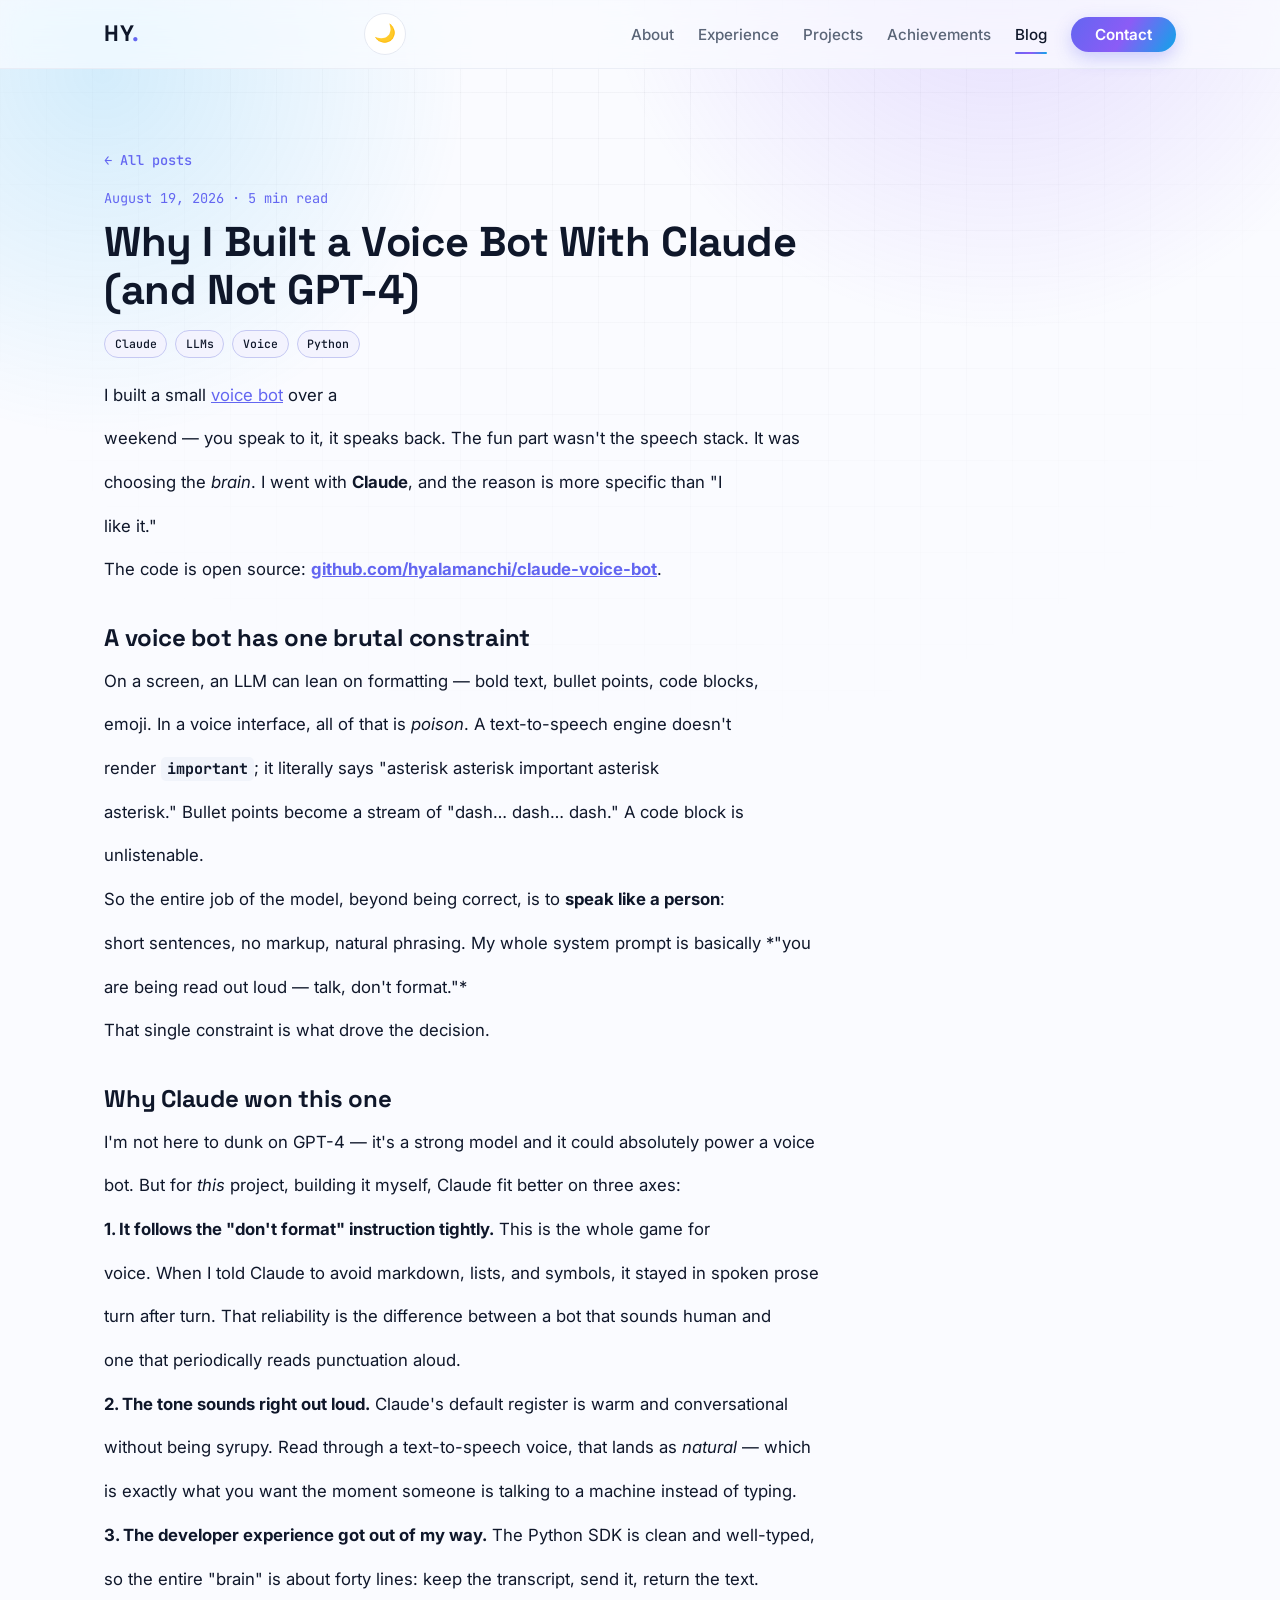
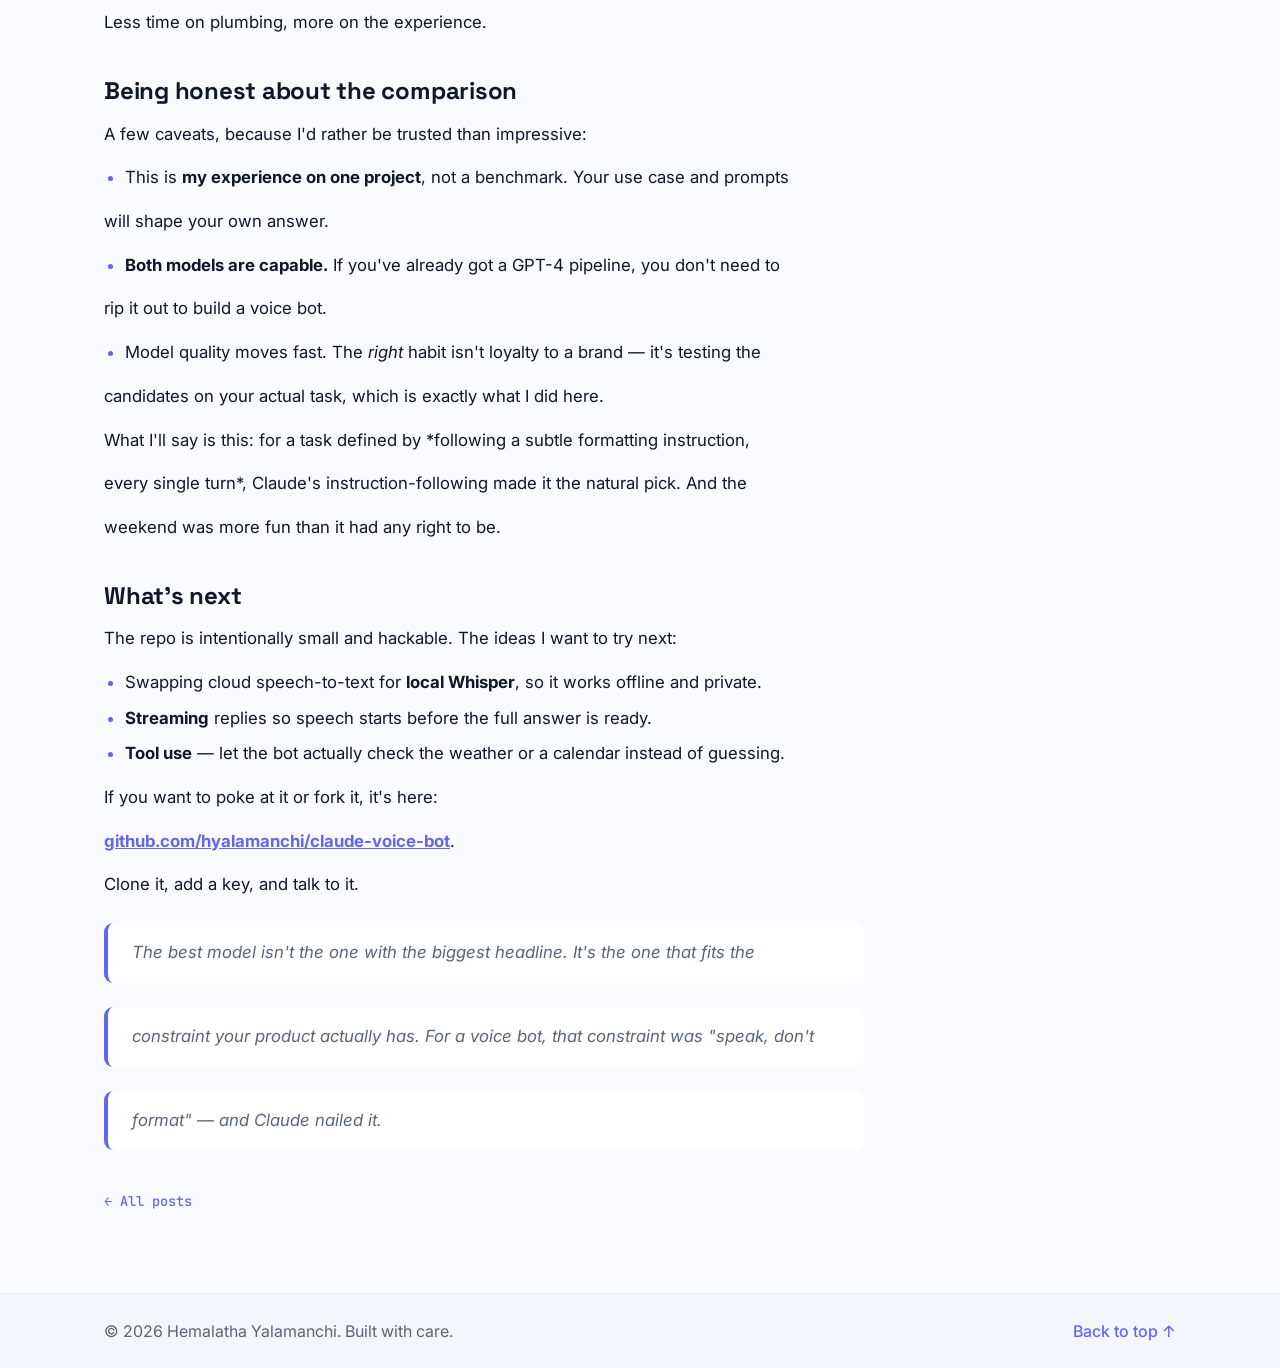
<file: blog/p/why-i-built-a-voice-bot-with-claude.html>
<!DOCTYPE html>
<html lang="en" class="no-js">
<head>
  <meta charset="UTF-8" />
  <meta name="viewport" content="width=device-width, initial-scale=1.0" />
  <title>Why I Built a Voice Bot With Claude (and Not GPT-4) — Hemalatha Yalamanchi</title>
  <meta name="description" content="I built an open-source voice bot where you speak and it speaks back. The interesting decision wasn&#x27;t the speech stack — it was the brain. Why Claude&#x27;s instruction-following made it the right fit for a &#x27;speak, don&#x27;t format&#x27; constraint." />
  <link rel="canonical" href="https://hyalamanchi.github.io/blog/p/why-i-built-a-voice-bot-with-claude.html" />

  <!-- Open Graph (LinkedIn, Facebook, Slack) -->
  <meta property="og:type" content="article" />
  <meta property="og:site_name" content="Hemalatha Yalamanchi" />
  <meta property="og:title" content="Why I Built a Voice Bot With Claude (and Not GPT-4)" />
  <meta property="og:description" content="I built an open-source voice bot where you speak and it speaks back. The interesting decision wasn&#x27;t the speech stack — it was the brain. Why Claude&#x27;s instruction-following made it the right fit for a &#x27;speak, don&#x27;t format&#x27; constraint." />
  <meta property="og:url" content="https://hyalamanchi.github.io/blog/p/why-i-built-a-voice-bot-with-claude.html" />
  <meta property="og:image" content="https://hyalamanchi.github.io/assets/og/why-i-built-a-voice-bot-with-claude.png" />
  <meta property="og:image:width" content="1200" />
  <meta property="og:image:height" content="630" />
  <meta property="article:published_time" content="2026-08-19" />
  <meta property="article:author" content="Hemalatha Yalamanchi" />

  <!-- Twitter / X -->
  <meta name="twitter:card" content="summary_large_image" />
  <meta name="twitter:title" content="Why I Built a Voice Bot With Claude (and Not GPT-4)" />
  <meta name="twitter:description" content="I built an open-source voice bot where you speak and it speaks back. The interesting decision wasn&#x27;t the speech stack — it was the brain. Why Claude&#x27;s instruction-following made it the right fit for a &#x27;speak, don&#x27;t format&#x27; constraint." />
  <meta name="twitter:image" content="https://hyalamanchi.github.io/assets/og/why-i-built-a-voice-bot-with-claude.png" />

  <link rel="preconnect" href="https://fonts.googleapis.com" />
  <link rel="preconnect" href="https://fonts.gstatic.com" crossorigin />
  <link href="https://fonts.googleapis.com/css2?family=Inter:wght@400;500;600;700&family=Space+Grotesk:wght@500;600;700&family=JetBrains+Mono:wght@500;600&display=swap" rel="stylesheet" />
  <link rel="stylesheet" href="../../css/styles.css" />
  <script>
    (function () {
      try {
        var saved = localStorage.getItem('theme');
        if (saved === 'light' || saved === 'dark') document.documentElement.setAttribute('data-theme', saved);
      } catch (e) {}
    })();
  </script>
</head>
<body>
  <header class="site-header" id="top">
    <nav class="nav container">
      <a href="../../index.html" class="nav__logo">HY<span>.</span></a>
      <div class="nav__actions">
        <button class="theme-toggle" id="theme-toggle" aria-label="Toggle light/dark theme" title="Toggle theme">
          <span class="theme-toggle__icon" aria-hidden="true">🌙</span>
        </button>
        <button class="nav__toggle" aria-label="Toggle menu" aria-expanded="false" aria-controls="nav-menu">
          <span></span><span></span><span></span>
        </button>
      </div>
      <ul class="nav__menu" id="nav-menu">
        <li><a href="../../index.html#about" class="nav__link">About</a></li>
        <li><a href="../../index.html#experience" class="nav__link">Experience</a></li>
        <li><a href="../../index.html#projects" class="nav__link">Projects</a></li>
        <li><a href="../../index.html#achievements" class="nav__link">Achievements</a></li>
        <li><a href="../../blog.html" class="nav__link is-active">Blog</a></li>
        <li><a href="../../index.html#contact" class="nav__link nav__link--cta">Contact</a></li>
      </ul>
    </nav>
  </header>

  <main>
    <section class="section container">
      <article class="post">
        <a class="link post__back" href="../../blog.html">← All posts</a>
        <p class="post__meta">August 19, 2026 · 5 min read</p>
        <h1 class="post__title">Why I Built a Voice Bot With Claude (and Not GPT-4)</h1>
        <ul class="tag-list tag-list--sm"><li class="tag">Claude</li><li class="tag">LLMs</li><li class="tag">Voice</li><li class="tag">Python</li></ul>
        <div class="post__body"><p>I built a small <a href="https://github.com/hyalamanchi/claude-voice-bot" target="_blank" rel="noopener">voice bot</a> over a</p><p>weekend — you speak to it, it speaks back. The fun part wasn't the speech stack. It was</p><p>choosing the <em>brain</em>. I went with <strong>Claude</strong>, and the reason is more specific than "I</p><p>like it."</p><p>The code is open source: <strong><a href="https://github.com/hyalamanchi/claude-voice-bot" target="_blank" rel="noopener">github.com/hyalamanchi/claude-voice-bot</a></strong>.</p><h2>A voice bot has one brutal constraint</h2><p>On a screen, an LLM can lean on formatting — bold text, bullet points, code blocks,</p><p>emoji. In a voice interface, all of that is <em>poison</em>. A text-to-speech engine doesn't</p><p>render <code><strong>important</strong></code>; it literally says "asterisk asterisk important asterisk</p><p>asterisk." Bullet points become a stream of "dash… dash… dash." A code block is</p><p>unlistenable.</p><p>So the entire job of the model, beyond being correct, is to <strong>speak like a person</strong>:</p><p>short sentences, no markup, natural phrasing. My whole system prompt is basically *"you</p><p>are being read out loud — talk, don't format."*</p><p>That single constraint is what drove the decision.</p><h2>Why Claude won this one</h2><p>I'm not here to dunk on GPT-4 — it's a strong model and it could absolutely power a voice</p><p>bot. But for <em>this</em> project, building it myself, Claude fit better on three axes:</p><p><strong>1. It follows the "don't format" instruction tightly.</strong> This is the whole game for</p><p>voice. When I told Claude to avoid markdown, lists, and symbols, it stayed in spoken prose</p><p>turn after turn. That reliability is the difference between a bot that sounds human and</p><p>one that periodically reads punctuation aloud.</p><p><strong>2. The tone sounds right out loud.</strong> Claude's default register is warm and conversational</p><p>without being syrupy. Read through a text-to-speech voice, that lands as <em>natural</em> — which</p><p>is exactly what you want the moment someone is talking to a machine instead of typing.</p><p><strong>3. The developer experience got out of my way.</strong> The Python SDK is clean and well-typed,</p><p>so the entire "brain" is about forty lines: keep the transcript, send it, return the text.</p><p>Less time on plumbing, more on the experience.</p><h2>Being honest about the comparison</h2><p>A few caveats, because I'd rather be trusted than impressive:</p><ul><li>This is <strong>my experience on one project</strong>, not a benchmark. Your use case and prompts</li></ul><p>  will shape your own answer.</p><ul><li><strong>Both models are capable.</strong> If you've already got a GPT-4 pipeline, you don't need to</li></ul><p>  rip it out to build a voice bot.</p><ul><li>Model quality moves fast. The <em>right</em> habit isn't loyalty to a brand — it's testing the</li></ul><p>  candidates on your actual task, which is exactly what I did here.</p><p>What I'll say is this: for a task defined by *following a subtle formatting instruction,</p><p>every single turn*, Claude's instruction-following made it the natural pick. And the</p><p>weekend was more fun than it had any right to be.</p><h2>What's next</h2><p>The repo is intentionally small and hackable. The ideas I want to try next:</p><ul><li>Swapping cloud speech-to-text for <strong>local Whisper</strong>, so it works offline and private.</li><li><strong>Streaming</strong> replies so speech starts before the full answer is ready.</li><li><strong>Tool use</strong> — let the bot actually check the weather or a calendar instead of guessing.</li></ul><p>If you want to poke at it or fork it, it's here:</p><p><strong><a href="https://github.com/hyalamanchi/claude-voice-bot" target="_blank" rel="noopener">github.com/hyalamanchi/claude-voice-bot</a></strong>.</p><p>Clone it, add a key, and talk to it.</p><blockquote>The best model isn't the one with the biggest headline. It's the one that fits the</blockquote><blockquote>constraint your product actually has. For a voice bot, that constraint was "speak, don't</blockquote><blockquote>format" — and Claude nailed it.</blockquote></div>
        <a class="link post__back" href="../../blog.html">← All posts</a>
      </article>
    </section>
  </main>

  <footer class="footer">
    <div class="container footer__inner">
      <p>© <span id="year"></span> Hemalatha Yalamanchi. Built with care.</p>
      <a href="#top" class="link">Back to top ↑</a>
    </div>
  </footer>

  <script src="../../js/main.js"></script>
</body>
</html>
</file>
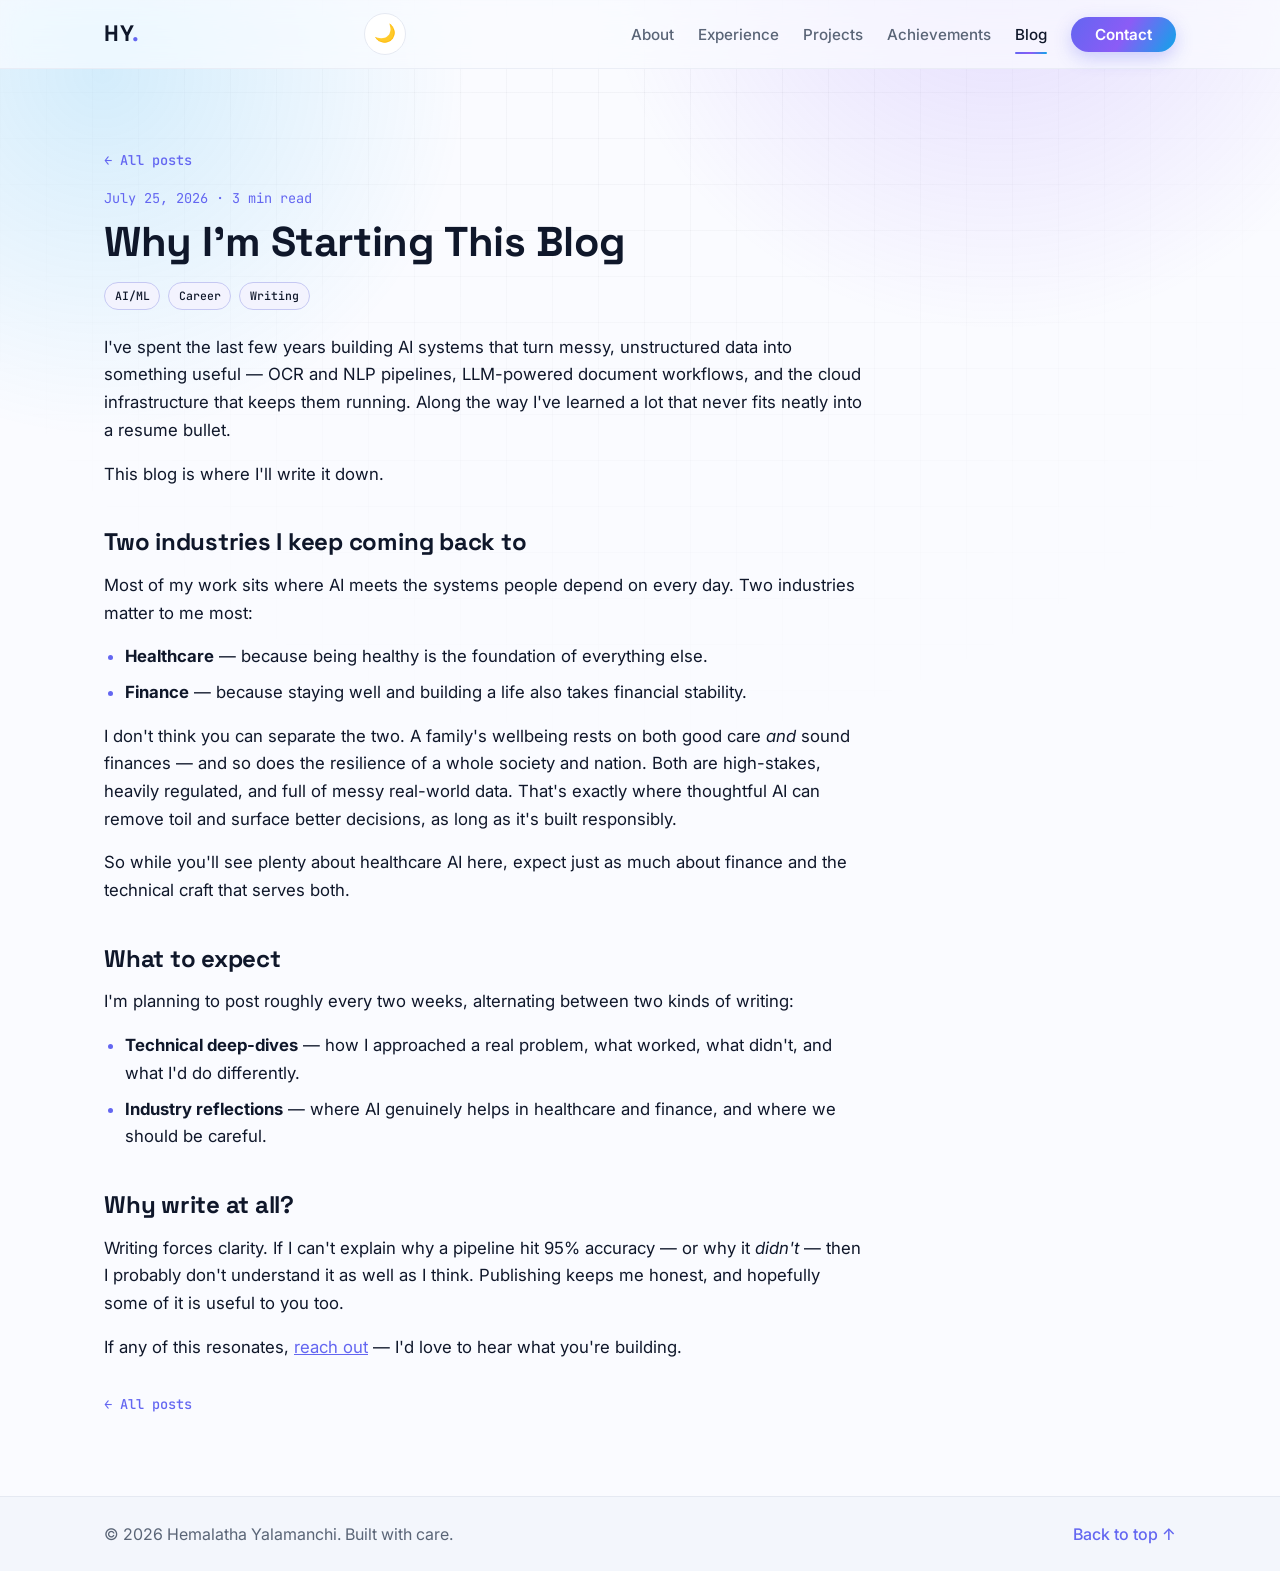
<file: blog/p/why-im-starting-this-blog.html>
<!DOCTYPE html>
<html lang="en" class="no-js">
<head>
  <meta charset="UTF-8" />
  <meta name="viewport" content="width=device-width, initial-scale=1.0" />
  <title>Why I&#x27;m Starting This Blog — Hemalatha Yalamanchi</title>
  <meta name="description" content="A short note on what I&#x27;ll be writing about here — building AI systems, working with messy real-world data, and where I think ML matters most." />
  <link rel="canonical" href="https://hyalamanchi.github.io/blog/p/why-im-starting-this-blog.html" />

  <!-- Open Graph (LinkedIn, Facebook, Slack) -->
  <meta property="og:type" content="article" />
  <meta property="og:site_name" content="Hemalatha Yalamanchi" />
  <meta property="og:title" content="Why I&#x27;m Starting This Blog" />
  <meta property="og:description" content="A short note on what I&#x27;ll be writing about here — building AI systems, working with messy real-world data, and where I think ML matters most." />
  <meta property="og:url" content="https://hyalamanchi.github.io/blog/p/why-im-starting-this-blog.html" />
  <meta property="og:image" content="https://hyalamanchi.github.io/assets/og/why-im-starting-this-blog.png" />
  <meta property="og:image:width" content="1200" />
  <meta property="og:image:height" content="630" />
  <meta property="article:published_time" content="2026-07-25" />
  <meta property="article:author" content="Hemalatha Yalamanchi" />

  <!-- Twitter / X -->
  <meta name="twitter:card" content="summary_large_image" />
  <meta name="twitter:title" content="Why I&#x27;m Starting This Blog" />
  <meta name="twitter:description" content="A short note on what I&#x27;ll be writing about here — building AI systems, working with messy real-world data, and where I think ML matters most." />
  <meta name="twitter:image" content="https://hyalamanchi.github.io/assets/og/why-im-starting-this-blog.png" />

  <link rel="preconnect" href="https://fonts.googleapis.com" />
  <link rel="preconnect" href="https://fonts.gstatic.com" crossorigin />
  <link href="https://fonts.googleapis.com/css2?family=Inter:wght@400;500;600;700&family=Space+Grotesk:wght@500;600;700&family=JetBrains+Mono:wght@500;600&display=swap" rel="stylesheet" />
  <link rel="stylesheet" href="../../css/styles.css" />
  <script>
    (function () {
      try {
        var saved = localStorage.getItem('theme');
        if (saved === 'light' || saved === 'dark') document.documentElement.setAttribute('data-theme', saved);
      } catch (e) {}
    })();
  </script>
</head>
<body>
  <header class="site-header" id="top">
    <nav class="nav container">
      <a href="../../index.html" class="nav__logo">HY<span>.</span></a>
      <div class="nav__actions">
        <button class="theme-toggle" id="theme-toggle" aria-label="Toggle light/dark theme" title="Toggle theme">
          <span class="theme-toggle__icon" aria-hidden="true">🌙</span>
        </button>
        <button class="nav__toggle" aria-label="Toggle menu" aria-expanded="false" aria-controls="nav-menu">
          <span></span><span></span><span></span>
        </button>
      </div>
      <ul class="nav__menu" id="nav-menu">
        <li><a href="../../index.html#about" class="nav__link">About</a></li>
        <li><a href="../../index.html#experience" class="nav__link">Experience</a></li>
        <li><a href="../../index.html#projects" class="nav__link">Projects</a></li>
        <li><a href="../../index.html#achievements" class="nav__link">Achievements</a></li>
        <li><a href="../../blog.html" class="nav__link is-active">Blog</a></li>
        <li><a href="../../index.html#contact" class="nav__link nav__link--cta">Contact</a></li>
      </ul>
    </nav>
  </header>

  <main>
    <section class="section container">
      <article class="post">
        <a class="link post__back" href="../../blog.html">← All posts</a>
        <p class="post__meta">July 25, 2026 · 3 min read</p>
        <h1 class="post__title">Why I&#x27;m Starting This Blog</h1>
        <ul class="tag-list tag-list--sm"><li class="tag">AI/ML</li><li class="tag">Career</li><li class="tag">Writing</li></ul>
        <div class="post__body"><p>I've spent the last few years building AI systems that turn messy, unstructured data into something useful — OCR and NLP pipelines, LLM-powered document workflows, and the cloud infrastructure that keeps them running. Along the way I've learned a lot that never fits neatly into a resume bullet.</p><p>This blog is where I'll write it down.</p><h2>Two industries I keep coming back to</h2><p>Most of my work sits where AI meets the systems people depend on every day. Two industries matter to me most:</p><ul><li><strong>Healthcare</strong> — because being healthy is the foundation of everything else.</li><li><strong>Finance</strong> — because staying well and building a life also takes financial stability.</li></ul><p>I don't think you can separate the two. A family's wellbeing rests on both good care <em>and</em> sound finances — and so does the resilience of a whole society and nation. Both are high-stakes, heavily regulated, and full of messy real-world data. That's exactly where thoughtful AI can remove toil and surface better decisions, as long as it's built responsibly.</p><p>So while you'll see plenty about healthcare AI here, expect just as much about finance and the technical craft that serves both.</p><h2>What to expect</h2><p>I'm planning to post roughly every two weeks, alternating between two kinds of writing:</p><ul><li><strong>Technical deep-dives</strong> — how I approached a real problem, what worked, what didn't, and what I'd do differently.</li><li><strong>Industry reflections</strong> — where AI genuinely helps in healthcare and finance, and where we should be careful.</li></ul><h2>Why write at all?</h2><p>Writing forces clarity. If I can't explain why a pipeline hit 95% accuracy — or why it <em>didn't</em> — then I probably don't understand it as well as I think. Publishing keeps me honest, and hopefully some of it is useful to you too.</p><p>If any of this resonates, <a href="index.html#contact" target="_blank" rel="noopener">reach out</a> — I'd love to hear what you're building.</p></div>
        <a class="link post__back" href="../../blog.html">← All posts</a>
      </article>
    </section>
  </main>

  <footer class="footer">
    <div class="container footer__inner">
      <p>© <span id="year"></span> Hemalatha Yalamanchi. Built with care.</p>
      <a href="#top" class="link">Back to top ↑</a>
    </div>
  </footer>

  <script src="../../js/main.js"></script>
</body>
</html>
</file>
<file: css/styles.css>
/* ============================================================
   Design tokens
   ============================================================ */
:root {
  /* Palette — dark (default) */
  --bg: #0a0c12;
  --bg-alt: #0f131c;
  --surface: #141a24;
  --surface-2: #1a212e;
  --border: #262d3a;
  --text: #e7ecf3;
  --text-muted: #94a1b2;

  --accent: #818cf8;
  --accent-strong: #6366f1;
  --accent-contrast: #0a0c12;

  /* Gradient accent (indigo → violet → cyan) */
  --grad-1: #818cf8;
  --grad-2: #a78bfa;
  --grad-3: #38bdf8;
  --gradient: linear-gradient(120deg, var(--grad-1), var(--grad-2), var(--grad-3));
  --gradient-soft: linear-gradient(120deg,
      color-mix(in srgb, var(--grad-1) 18%, transparent),
      color-mix(in srgb, var(--grad-3) 18%, transparent));

  --glow: 0 0 0 1px color-mix(in srgb, var(--accent) 45%, transparent),
          0 12px 40px color-mix(in srgb, var(--accent) 22%, transparent);
  --shadow: 0 14px 44px rgba(0, 0, 0, 0.45);

  /* Typography */
  --font: "Inter", system-ui, -apple-system, Segoe UI, Roboto, Helvetica, Arial, sans-serif;
  --font-display: "Space Grotesk", var(--font);
  --font-mono: "JetBrains Mono", ui-monospace, SFMono-Regular, Menlo, monospace;

  /* Spacing scale */
  --space-1: 0.25rem;
  --space-2: 0.5rem;
  --space-3: 1rem;
  --space-4: 1.5rem;
  --space-5: 2.5rem;
  --space-6: 4rem;

  --radius: 16px;
  --radius-sm: 9px;
  --maxw: 1120px;
  --transition: 0.25s ease;
}

/* Light palette — reused by both the manual toggle and the auto system preference */
:root[data-theme="light"] {
  --bg: #fafbff;
  --bg-alt: #f1f4fb;
  --surface: #ffffff;
  --surface-2: #f7f9fd;
  --border: #e5e9f2;
  --text: #0f172a;
  --text-muted: #5a6577;
  --accent: #6366f1;
  --accent-strong: #4f46e5;
  --accent-contrast: #ffffff;
  --grad-1: #6366f1;
  --grad-2: #8b5cf6;
  --grad-3: #0ea5e9;
  --glow: 0 0 0 1px color-mix(in srgb, var(--accent) 30%, transparent),
          0 14px 34px color-mix(in srgb, var(--accent) 18%, transparent);
  --shadow: 0 14px 34px rgba(30, 41, 90, 0.10);
}

@media (prefers-color-scheme: light) {
  :root:not([data-theme]) {
    --bg: #fafbff;
    --bg-alt: #f1f4fb;
    --surface: #ffffff;
    --surface-2: #f7f9fd;
    --border: #e5e9f2;
    --text: #0f172a;
    --text-muted: #5a6577;
    --accent: #6366f1;
    --accent-strong: #4f46e5;
    --accent-contrast: #ffffff;
    --grad-1: #6366f1;
    --grad-2: #8b5cf6;
    --grad-3: #0ea5e9;
    --glow: 0 0 0 1px color-mix(in srgb, var(--accent) 30%, transparent),
            0 14px 34px color-mix(in srgb, var(--accent) 18%, transparent);
    --shadow: 0 14px 34px rgba(30, 41, 90, 0.10);
  }
}

/* ============================================================
   Base
   ============================================================ */
*, *::before, *::after { box-sizing: border-box; }

html { scroll-behavior: smooth; scroll-padding-top: 80px; }

body {
  margin: 0;
  font-family: var(--font);
  background: var(--bg);
  color: var(--text);
  line-height: 1.65;
  -webkit-font-smoothing: antialiased;
  position: relative;
  overflow-x: hidden;
}

/* Ambient background glows + subtle grid */
body::before {
  content: "";
  position: fixed;
  inset: 0;
  z-index: -2;
  background:
    radial-gradient(42rem 42rem at 78% -8%, color-mix(in srgb, var(--grad-2) 20%, transparent), transparent 60%),
    radial-gradient(38rem 38rem at 8% 8%, color-mix(in srgb, var(--grad-3) 16%, transparent), transparent 60%);
  pointer-events: none;
}
body::after {
  content: "";
  position: fixed;
  inset: 0;
  z-index: -2;
  background-image:
    linear-gradient(color-mix(in srgb, var(--text) 4%, transparent) 1px, transparent 1px),
    linear-gradient(90deg, color-mix(in srgb, var(--text) 4%, transparent) 1px, transparent 1px);
  background-size: 46px 46px;
  mask-image: radial-gradient(circle at 50% 0%, #000 0%, transparent 70%);
  -webkit-mask-image: radial-gradient(circle at 50% 0%, #000 0%, transparent 70%);
  pointer-events: none;
}

img { max-width: 100%; display: block; }

a { color: var(--accent); text-decoration: none; }

h1, h2, h3, h4 { line-height: 1.15; margin: 0 0 var(--space-3); font-family: var(--font-display); letter-spacing: -0.01em; }

::selection { background: color-mix(in srgb, var(--accent) 35%, transparent); }

.container {
  width: 100%;
  max-width: var(--maxw);
  margin-inline: auto;
  padding-inline: var(--space-4);
}

/* Gradient text utility */
.grad-text {
  background: var(--gradient);
  -webkit-background-clip: text;
  background-clip: text;
  color: transparent;
}

/* ============================================================
   Header / Nav
   ============================================================ */
.site-header {
  position: sticky;
  top: 0;
  z-index: 50;
  background: color-mix(in srgb, var(--bg) 72%, transparent);
  backdrop-filter: blur(14px) saturate(160%);
  -webkit-backdrop-filter: blur(14px) saturate(160%);
  border-bottom: 1px solid color-mix(in srgb, var(--border) 70%, transparent);
}

.nav {
  display: flex;
  align-items: center;
  justify-content: space-between;
  height: 68px;
}

.nav__logo {
  font-family: var(--font-display);
  font-weight: 700;
  font-size: 1.4rem;
  color: var(--text);
  letter-spacing: 0.5px;
}
.nav__logo span { color: var(--accent); }

.nav__menu {
  display: flex;
  gap: var(--space-4);
  list-style: none;
  margin: 0;
  padding: 0;
}

.nav__link {
  color: var(--text-muted);
  font-weight: 500;
  font-size: 0.95rem;
  padding: var(--space-2) 0;
  transition: color var(--transition);
  position: relative;
}
.nav__link:hover,
.nav__link.is-active { color: var(--text); }

.nav__link:not(.nav__link--cta).is-active::after {
  content: "";
  position: absolute;
  left: 0; right: 0; bottom: -2px;
  height: 2px;
  background: var(--gradient);
  border-radius: 2px;
}

.nav__link--cta {
  background: var(--gradient);
  color: #fff;
  padding: var(--space-2) var(--space-4);
  border-radius: 999px;
  font-weight: 600;
  box-shadow: 0 6px 18px color-mix(in srgb, var(--accent) 30%, transparent);
}
.nav__link--cta:hover { color: #fff; filter: brightness(1.08); }

.nav__actions { display: flex; align-items: center; gap: var(--space-3); }

.theme-toggle {
  display: inline-flex;
  align-items: center;
  justify-content: center;
  width: 42px;
  height: 42px;
  border-radius: 50%;
  border: 1px solid var(--border);
  background: var(--surface);
  cursor: pointer;
  font-size: 1.1rem;
  line-height: 1;
  transition: border-color var(--transition), transform var(--transition), box-shadow var(--transition);
}
.theme-toggle:hover {
  border-color: var(--accent);
  transform: translateY(-2px) rotate(-12deg);
  box-shadow: 0 8px 20px color-mix(in srgb, var(--accent) 25%, transparent);
}

.nav__toggle {
  display: none;
  flex-direction: column;
  justify-content: space-between;
  width: 28px;
  height: 20px;
  background: none;
  border: 0;
  cursor: pointer;
  padding: 0;
}
.nav__toggle span {
  display: block;
  height: 2px;
  width: 100%;
  background: var(--text);
  border-radius: 2px;
  transition: transform var(--transition), opacity var(--transition);
}

/* ============================================================
   Buttons & links
   ============================================================ */
.btn {
  display: inline-flex;
  align-items: center;
  gap: var(--space-2);
  padding: 0.8rem 1.6rem;
  border-radius: 999px;
  font-weight: 600;
  font-size: 0.98rem;
  transition: transform var(--transition), box-shadow var(--transition), filter var(--transition), border-color var(--transition), color var(--transition);
  cursor: pointer;
  border: 1px solid transparent;
}
.btn:hover { transform: translateY(-2px); }

.btn--primary {
  background: var(--gradient);
  color: #fff;
  box-shadow: 0 10px 26px color-mix(in srgb, var(--accent) 32%, transparent);
}
.btn--primary:hover { filter: brightness(1.08); box-shadow: 0 14px 34px color-mix(in srgb, var(--accent) 42%, transparent); }

.btn--ghost { border-color: var(--border); color: var(--text); background: color-mix(in srgb, var(--surface) 60%, transparent); }
.btn--ghost:hover { border-color: var(--accent); color: var(--accent); }

.link {
  color: var(--accent);
  font-weight: 500;
  transition: color var(--transition);
}
.link:hover { color: var(--accent-strong); text-decoration: underline; }

/* ============================================================
   Hero
   ============================================================ */
.hero {
  min-height: calc(100vh - 68px);
  display: flex;
  align-items: center;
  padding-block: var(--space-6);
}
.hero__content { max-width: 780px; }

.hero__eyebrow {
  display: inline-flex;
  align-items: center;
  gap: var(--space-2);
  font-family: var(--font-mono);
  color: var(--accent);
  font-weight: 500;
  margin: 0 0 var(--space-4);
  letter-spacing: 0.5px;
  text-transform: none;
  font-size: 0.85rem;
  padding: 0.4rem 0.9rem;
  border: 1px solid var(--border);
  border-radius: 999px;
  background: color-mix(in srgb, var(--surface) 60%, transparent);
}
.hero__eyebrow::before {
  content: "";
  width: 8px; height: 8px; border-radius: 50%;
  background: #34d399;
  box-shadow: 0 0 0 3px color-mix(in srgb, #34d399 25%, transparent);
}
.hero__name {
  font-size: clamp(2.6rem, 7vw, 4.6rem);
  font-weight: 700;
  margin: 0 0 var(--space-3);
  background: linear-gradient(120deg, var(--text) 30%, var(--grad-1) 65%, var(--grad-3));
  -webkit-background-clip: text;
  background-clip: text;
  color: transparent;
}
.hero__role {
  font-family: var(--font-display);
  font-size: clamp(1.3rem, 3.4vw, 2rem);
  color: var(--text-muted);
  font-weight: 600;
  margin: 0 0 var(--space-4);
  min-height: 1.4em;
}
.hero__role #role-typed {
  background: var(--gradient);
  -webkit-background-clip: text;
  background-clip: text;
  color: transparent;
}
.type-cursor {
  display: inline-block;
  width: 3px;
  height: 1.1em;
  background: var(--accent);
  margin-left: 4px;
  border-radius: 2px;
  vertical-align: text-bottom;
  animation: blink 1s step-end infinite;
}
@keyframes blink { 50% { opacity: 0; } }
@media (prefers-reduced-motion: reduce) { .type-cursor { animation: none; } }
.hero__tagline {
  font-size: 1.15rem;
  color: var(--text-muted);
  max-width: 640px;
  margin: 0 0 var(--space-5);
}
.hero__cta { display: flex; gap: var(--space-3); flex-wrap: wrap; }

/* ============================================================
   Sections
   ============================================================ */
.section { padding-block: var(--space-6); position: relative; }
.section--alt { background: color-mix(in srgb, var(--bg-alt) 75%, transparent); }

.section__title {
  font-size: clamp(1.8rem, 4vw, 2.6rem);
  font-weight: 700;
}
.section__title::after {
  content: "";
  display: block;
  width: 56px;
  height: 4px;
  background: var(--gradient);
  border-radius: 4px;
  margin-top: var(--space-3);
}
.section__lead {
  color: var(--text-muted);
  font-size: 1.12rem;
  margin: 0 0 var(--space-5);
  max-width: 620px;
}

/* ============================================================
   About
   ============================================================ */
.about {
  display: grid;
  grid-template-columns: 300px 1fr;
  gap: var(--space-5);
  align-items: start;
}
.about__sidebar { position: sticky; top: 100px; display: flex; flex-direction: column; gap: var(--space-4); }
.about__media { position: relative; }
.about__facts {
  list-style: none;
  margin: 0;
  padding: var(--space-4);
  background: var(--surface);
  border: 1px solid var(--border);
  border-radius: var(--radius);
  display: flex;
  flex-direction: column;
  gap: var(--space-3);
}
.about__facts li {
  display: flex;
  align-items: center;
  gap: var(--space-3);
  font-size: 0.92rem;
  color: var(--text);
}
.about__facts li span {
  flex: 0 0 1.6rem;
  text-align: center;
  font-size: 1.1rem;
}
.about__media::before {
  content: "";
  position: absolute;
  inset: -2px;
  border-radius: calc(var(--radius) + 4px);
  background: var(--gradient);
  opacity: 0.5;
  filter: blur(16px);
  z-index: 0;
}
.about__photo {
  position: relative;
  z-index: 1;
  width: 100%;
  aspect-ratio: 1 / 1;
  object-fit: cover;
  border-radius: var(--radius);
  border: 1px solid var(--border);
  box-shadow: var(--shadow);
}
.about__text p { margin: 0 0 var(--space-3); color: var(--text-muted); }
.about__subtitle {
  margin-top: var(--space-5);
  margin-bottom: var(--space-4);
  font-size: 1.25rem;
}

/* Tags */
.tag-list {
  display: flex;
  flex-wrap: wrap;
  gap: var(--space-2);
  list-style: none;
  padding: 0;
  margin: 0;
}
.tag {
  font-family: var(--font-mono);
  background: color-mix(in srgb, var(--accent) 8%, var(--surface));
  border: 1px solid color-mix(in srgb, var(--accent) 25%, var(--border));
  color: var(--text);
  padding: 0.35rem 0.8rem;
  border-radius: 999px;
  font-size: 0.8rem;
  font-weight: 500;
  transition: border-color var(--transition), background var(--transition);
}
.tag:hover { border-color: var(--accent); background: color-mix(in srgb, var(--accent) 15%, var(--surface)); }
.tag-list--sm .tag { font-size: 0.72rem; padding: 0.22rem 0.6rem; }

/* Skill groups */
.skill-group {
  display: flex;
  align-items: baseline;
  gap: var(--space-4);
  margin-bottom: var(--space-3);
  flex-wrap: wrap;
}
.skill-group__label {
  flex: 0 0 120px;
  font-family: var(--font-mono);
  font-weight: 600;
  color: var(--accent);
  font-size: 0.78rem;
  text-transform: uppercase;
  letter-spacing: 0.5px;
}
.skill-group .tag-list { flex: 1; min-width: 220px; }

/* Bullet lists (experience) */
.bullets { margin: var(--space-2) 0 0; padding-left: 1.1rem; color: var(--text-muted); }
.bullets li { margin-bottom: var(--space-2); }
.bullets li::marker { color: var(--accent); }
.bullets strong { color: var(--text); font-weight: 600; }
.timeline__meta { margin: 0 0 var(--space-2); color: var(--text-muted); font-weight: 500; font-size: 0.9rem; font-family: var(--font-mono); }

/* Education block */
.edu {
  position: relative;
  background: var(--surface);
  border: 1px solid var(--border);
  border-radius: var(--radius);
  padding: var(--space-4) var(--space-4) var(--space-4) var(--space-5);
  margin-bottom: var(--space-5);
  overflow: hidden;
}
.edu::before {
  content: "";
  position: absolute;
  left: 0; top: 0; bottom: 0;
  width: 4px;
  background: var(--gradient);
}
.edu__title { margin: 0 0 var(--space-1); font-size: 1.35rem; }
.edu__meta { margin: 0 0 var(--space-2); color: var(--accent); font-weight: 600; font-family: var(--font-mono); font-size: 0.9rem; }
.edu__note { margin: 0; color: var(--text-muted); }

/* Certification cards */
.cert {
  position: relative;
  background: var(--surface);
  border: 1px solid var(--border);
  border-radius: var(--radius);
  padding: var(--space-4);
  transition: transform var(--transition), border-color var(--transition), box-shadow var(--transition);
}
.cert:hover { transform: translateY(-5px); border-color: transparent; box-shadow: var(--glow); }
.cert__year { display: inline-block; font-family: var(--font-mono); font-weight: 600; color: var(--accent); font-size: 0.8rem; margin-bottom: var(--space-2); }
.cert__title { margin: 0 0 var(--space-1); font-size: 1.05rem; }
.cert__issuer { margin: 0; color: var(--text-muted); font-size: 0.9rem; }

/* ============================================================
   Cards grid (Projects)
   ============================================================ */
.grid { display: grid; gap: var(--space-4); }
.grid--cards { grid-template-columns: repeat(auto-fill, minmax(300px, 1fr)); }

.card {
  position: relative;
  background: var(--surface);
  border: 1px solid var(--border);
  border-radius: var(--radius);
  overflow: hidden;
  display: flex;
  flex-direction: column;
  transition: transform var(--transition), border-color var(--transition), box-shadow var(--transition);
}
.card:hover {
  transform: translateY(-6px);
  border-color: transparent;
  box-shadow: var(--glow);
}
.card__media {
  aspect-ratio: 16 / 9;
  background: linear-gradient(135deg, color-mix(in srgb, var(--grad-1) 18%, var(--bg-alt)), color-mix(in srgb, var(--grad-3) 18%, var(--bg-alt)));
  overflow: hidden;
}
.card__media img { width: 100%; height: 100%; object-fit: cover; }
.card__media--art { display: flex; align-items: center; justify-content: center; }
.card__glyph {
  font-size: 3.2rem;
  line-height: 1;
  filter: drop-shadow(0 8px 18px rgba(0, 0, 0, 0.4));
}
.card--wide .card__glyph { font-size: 4rem; }
.card__body { padding: var(--space-4); display: flex; flex-direction: column; gap: var(--space-3); flex: 1; }
.card__title { margin: 0; font-size: 1.25rem; }
.card__title a { color: var(--text); transition: color var(--transition); }
.card__title a:hover { color: var(--accent); text-decoration: none; }
.card__desc { margin: 0; color: var(--text-muted); flex: 1; }
.card__links { display: flex; gap: var(--space-4); }

/* Bento project grid */
.projects-bento {
  display: grid;
  grid-template-columns: repeat(2, 1fr);
  gap: var(--space-4);
}
.projects-bento .card--wide {
  grid-column: 1 / -1;
  flex-direction: row;
}
.projects-bento .card--wide .card__media {
  flex: 0 0 44%;
  aspect-ratio: auto;
  min-height: 260px;
}
.projects-bento .card--wide .card__body {
  justify-content: center;
  padding: var(--space-5);
}
.projects-bento .card--wide .card__title { font-size: 1.6rem; }
.projects-bento .card--wide .card__desc { font-size: 1.05rem; }

@media (max-width: 720px) {
  .projects-bento { grid-template-columns: 1fr; }
  .projects-bento .card--wide { flex-direction: column; }
  .projects-bento .card--wide .card__media {
    flex: none;
    aspect-ratio: 16 / 9;
    min-height: 0;
  }
}

/* Live GitHub feed */
.gh { margin-top: var(--space-6); }
.gh__heading { font-size: 1.6rem; margin-bottom: var(--space-2); }
.gh__heading::before { content: "🐙 "; }
.gh__sub { color: var(--text-muted); margin: 0 0 var(--space-4); }
.gh__status { color: var(--text-muted); margin: 0 0 var(--space-4); font-family: var(--font-mono); font-size: 0.9rem; }
.gh__status.is-error { color: #f87171; }
.gh__status.is-hidden { display: none; }

/* Uniform repo-card descriptions (clamp to 3 lines) */
#gh-grid .card { background: color-mix(in srgb, var(--surface) 80%, transparent); }
#gh-grid .card__desc {
  display: -webkit-box;
  -webkit-line-clamp: 3;
  line-clamp: 3;
  -webkit-box-orient: vertical;
  overflow: hidden;
  flex: 0 0 auto;
  min-height: 3.9em;
}
#gh-grid .card__desc--empty { font-style: italic; opacity: 0.6; }

.repo-meta {
  display: flex;
  gap: var(--space-4);
  color: var(--text-muted);
  font-size: 0.8rem;
  font-family: var(--font-mono);
  margin-top: auto;
}
.repo-lang { display: inline-flex; align-items: center; gap: 0.35rem; }
.repo-lang::before {
  content: "";
  width: 10px; height: 10px;
  border-radius: 50%;
  background: var(--gradient);
  display: inline-block;
}

/* ============================================================
   Timeline (Experience)
   ============================================================ */
.timeline {
  list-style: none;
  margin: 0;
  padding: 0;
  position: relative;
  border-left: 2px solid var(--border);
  margin-left: var(--space-2);
}
.timeline__item {
  position: relative;
  padding: 0 0 var(--space-5) var(--space-5);
}
.timeline__item::before {
  content: "";
  position: absolute;
  left: -9px;
  top: 4px;
  width: 16px;
  height: 16px;
  background: var(--gradient);
  border: 3px solid var(--bg);
  border-radius: 50%;
  box-shadow: 0 0 0 4px color-mix(in srgb, var(--accent) 18%, transparent);
}
.section--alt .timeline__item::before { border-color: var(--bg-alt); }
.timeline__date {
  display: inline-block;
  font-family: var(--font-mono);
  font-weight: 600;
  font-size: 0.85rem;
  color: var(--accent);
  margin-bottom: var(--space-2);
}
.timeline__content {
  background: var(--surface);
  border: 1px solid var(--border);
  border-radius: var(--radius);
  padding: var(--space-4);
  transition: border-color var(--transition), box-shadow var(--transition), transform var(--transition);
}
.timeline__content:hover { border-color: color-mix(in srgb, var(--accent) 40%, var(--border)); box-shadow: var(--shadow); }
.timeline__title { margin: 0 0 var(--space-2); font-size: 1.2rem; }
.timeline__content p { margin: 0; color: var(--text-muted); }

/* ============================================================
   Resume & Contact
   ============================================================ */
.resume .btn { margin-right: var(--space-3); margin-bottom: var(--space-2); }

.contact-list {
  list-style: none;
  padding: 0;
  margin: 0;
  display: flex;
  flex-direction: column;
  gap: var(--space-3);
  font-size: 1.15rem;
}
.contact-list--social {
  flex-direction: row;
  gap: var(--space-3);
  margin-top: var(--space-4);
  flex-wrap: wrap;
}
.contact-list--social .link {
  display: inline-flex;
  align-items: center;
  gap: var(--space-2);
  padding: 0.6rem 1.1rem;
  border: 1px solid var(--border);
  border-radius: 999px;
  color: var(--text);
  transition: border-color var(--transition), color var(--transition), transform var(--transition);
}
.contact-list--social .link:hover { border-color: var(--accent); color: var(--accent); text-decoration: none; transform: translateY(-2px); }

/* Contact form */
.contact-form {
  max-width: 580px;
  display: flex;
  flex-direction: column;
  gap: var(--space-3);
  background: var(--surface);
  border: 1px solid var(--border);
  border-radius: var(--radius);
  padding: var(--space-5);
}
.form-row { display: flex; flex-direction: column; gap: var(--space-1); }
.form-row label { font-weight: 600; font-size: 0.85rem; color: var(--text-muted); font-family: var(--font-mono); }
.form-row input,
.form-row textarea {
  font-family: inherit;
  font-size: 1rem;
  color: var(--text);
  background: var(--bg);
  border: 1px solid var(--border);
  border-radius: var(--radius-sm);
  padding: 0.8rem 1rem;
  transition: border-color var(--transition), box-shadow var(--transition);
  resize: vertical;
}
.form-row input:focus,
.form-row textarea:focus {
  outline: none;
  border-color: var(--accent);
  box-shadow: 0 0 0 3px color-mix(in srgb, var(--accent) 22%, transparent);
}
.contact-form .btn { align-self: flex-start; border: 0; margin-top: var(--space-2); }
.form-status {
  margin: 0;
  font-weight: 500;
  min-height: 1.2em;
}
.form-status.is-success { color: #34d399; }
.form-status.is-error { color: #f87171; }

/* ============================================================
   Footer
   ============================================================ */
.footer {
  border-top: 1px solid var(--border);
  background: color-mix(in srgb, var(--bg-alt) 75%, transparent);
  padding-block: var(--space-4);
}
.footer__inner {
  display: flex;
  justify-content: space-between;
  align-items: center;
  gap: var(--space-3);
  flex-wrap: wrap;
  color: var(--text-muted);
}
.footer p { margin: 0; }

/* ============================================================
   Scroll-reveal animation (progressive enhancement)
   ============================================================ */
.reveal {
  opacity: 0;
  transform: translateY(24px);
  transition: opacity 0.6s ease, transform 0.6s ease;
}
.reveal.is-visible { opacity: 1; transform: none; }

.no-js .reveal { opacity: 1; transform: none; }
@media (prefers-reduced-motion: reduce) {
  html { scroll-behavior: auto; }
  .reveal { opacity: 1; transform: none; transition: none; }
  .btn:hover, .card:hover, .cert:hover, .theme-toggle:hover { transform: none; }
}

/* ============================================================
   Blog
   ============================================================ */
.blog-grid { grid-template-columns: repeat(auto-fill, minmax(320px, 1fr)); }
.blog-card {
  border: 1px solid var(--border);
  border-radius: var(--radius);
  overflow: hidden;
  background: var(--surface);
  transition: transform var(--transition), border-color var(--transition), box-shadow var(--transition);
}
.blog-card:hover { transform: translateY(-6px); border-color: transparent; box-shadow: var(--glow); }
.blog-card__link { display: block; color: inherit; }
.blog-card__media {
  position: relative;
  aspect-ratio: 16 / 10;
  background-size: cover;
  background-position: center;
  display: flex;
  align-items: center;
  justify-content: center;
}
.blog-card__glyph { font-size: 3rem; line-height: 1; filter: drop-shadow(0 8px 18px rgba(0, 0, 0, 0.4)); }

/* Blog hero banner (artwork generated by scripts/gen-blog-hero.py) */
.blog-hero {
  position: relative;
  background-color: #0a0d14;
  background-image: url("../assets/blog-hero.png");
  background-size: cover;
  background-position: center right;
  background-repeat: no-repeat;
  border-bottom: 1px solid rgba(255, 255, 255, 0.08);
}
.blog-hero__inner {
  padding-block: clamp(2.25rem, 5vw, 4rem);
  display: flex;
  flex-direction: column;
  justify-content: center;
}
/* Author identity row */
.author { display: flex; align-items: center; gap: var(--space-3); margin-bottom: var(--space-4); }
.author__avatar {
  width: 52px; height: 52px; border-radius: 50%;
  object-fit: cover;
  border: 1px solid rgba(255, 255, 255, 0.22);
  box-shadow: 0 4px 16px rgba(0, 0, 0, 0.4);
}
.author__id { display: flex; flex-direction: column; line-height: 1.3; }
.author__name { color: #fff; font-weight: 600; font-size: 1.05rem; }
.author__role { color: rgba(233, 238, 247, 0.66); font-size: 0.9rem; }

.author__actions { display: flex; flex-wrap: wrap; gap: var(--space-2); margin-bottom: var(--space-5); }
.author__btn {
  display: inline-flex; align-items: center; gap: 0.5em;
  padding: 0.55em 1.05em;
  border-radius: 999px;
  background: rgba(255, 255, 255, 0.08);
  border: 1px solid rgba(255, 255, 255, 0.16);
  color: #eef1f7;
  font-size: 0.9rem; font-weight: 500;
  text-decoration: none;
  backdrop-filter: blur(6px);
  transition: background 0.18s ease, border-color 0.18s ease, transform 0.18s ease;
}
.author__btn:hover {
  background: rgba(255, 255, 255, 0.14);
  border-color: rgba(255, 255, 255, 0.3);
  transform: translateY(-1px);
}
.author__btn-ic { opacity: 0.9; }

.blog-hero__eyebrow {
  font-family: var(--font-mono);
  color: var(--accent, #8b9bff);
  font-size: 0.8rem; font-weight: 600; letter-spacing: 0.14em;
  margin: 0 0 var(--space-2);
}
.blog-hero__title {
  font-family: var(--font-display);
  color: #fff;
  font-size: clamp(2rem, 5vw, 3.4rem);
  line-height: 1.05;
  letter-spacing: -0.02em;
  margin: 0 0 var(--space-3);
  max-width: 20ch;
}
.blog-hero__lead {
  color: rgba(233, 238, 247, 0.86);
  max-width: 62ch;
  font-size: clamp(1rem, 1.5vw, 1.15rem);
  line-height: 1.6;
  margin: 0;
}
.blog-hero__lead strong { color: #fff; font-weight: 600; }

/* Category filter pills */
.blog-filters { display: flex; flex-wrap: wrap; gap: var(--space-2); margin-bottom: var(--space-5); }
.blog-filter {
  font-family: var(--font-mono);
  font-size: 0.78rem;
  padding: 0.45rem 1rem;
  border-radius: 999px;
  border: 1px solid var(--border);
  background: var(--surface);
  color: var(--text-muted);
  cursor: pointer;
  transition: border-color var(--transition), color var(--transition), background var(--transition);
}
.blog-filter:hover { border-color: var(--accent); color: var(--text); }
.blog-filter.is-active { background: var(--gradient); color: #fff; border-color: transparent; }

/* Bento blog grid with a featured card */
.blog-bento { display: grid; grid-template-columns: repeat(2, 1fr); gap: var(--space-4); }
.blog-card--wide { grid-column: 1 / -1; }
.blog-card--wide .blog-card__link { display: grid; grid-template-columns: 1.15fr 1fr; }
.blog-card--wide .blog-card__media { aspect-ratio: auto; min-height: 320px; height: 100%; }
.blog-card--wide .blog-card__glyph { font-size: 4.4rem; }
.blog-card--wide .blog-card__body { align-self: center; padding: var(--space-5); }
.blog-card--wide .blog-card__title { font-size: 1.7rem; }
.blog-card--wide .blog-card__excerpt { -webkit-line-clamp: 4; line-clamp: 4; }
.blog-card__media--placeholder {
  --h: var(--cover-hue, 250);
  background:
    radial-gradient(120% 120% at 12% 16%, hsl(var(--h) 90% 66% / 0.60), transparent 55%),
    radial-gradient(120% 120% at 88% 20%, hsl(calc(var(--h) + 45) 88% 62% / 0.55), transparent 55%),
    radial-gradient(150% 140% at 68% 108%, hsl(calc(var(--h) - 35) 90% 60% / 0.60), transparent 62%),
    #0b0e15;
}
.blog-card__media--placeholder::after {
  content: "";
  position: absolute;
  inset: 0;
  background-image: radial-gradient(rgba(255, 255, 255, 0.16) 1px, transparent 1.5px);
  background-size: 22px 22px;
  -webkit-mask-image: radial-gradient(130% 100% at 50% 0%, #000 22%, transparent 78%);
  mask-image: radial-gradient(130% 100% at 50% 0%, #000 22%, transparent 78%);
  opacity: 0.55;
  pointer-events: none;
}
.blog-card__cat {
  position: absolute; top: var(--space-3); left: var(--space-3);
  z-index: 2;
  font-family: var(--font-mono);
  font-size: 0.72rem;
  padding: 0.3rem 0.7rem;
  border-radius: 999px;
  background: color-mix(in srgb, #000 42%, transparent);
  color: #fff;
  backdrop-filter: blur(6px);
  -webkit-backdrop-filter: blur(6px);
}
.blog-card__body { padding: var(--space-4); }
.blog-card__date { font-family: var(--font-mono); font-size: 0.8rem; color: var(--accent); }
.blog-card__title { margin: var(--space-2) 0; font-size: 1.3rem; }
.blog-card__excerpt {
  margin: 0; color: var(--text-muted);
  display: -webkit-box; -webkit-line-clamp: 3; line-clamp: 3;
  -webkit-box-orient: vertical; overflow: hidden;
}

/* Single post */
.post { max-width: 760px; }
.post__back { display: inline-block; margin: var(--space-3) 0; font-family: var(--font-mono); font-size: 0.85rem; }
.post__meta { font-family: var(--font-mono); color: var(--accent); font-size: 0.85rem; margin: 0 0 var(--space-2); }
.post__title { font-size: clamp(1.8rem, 4vw, 2.6rem); margin: 0 0 var(--space-3); }
.post__body { margin-top: var(--space-4); font-size: 1.05rem; }
.post__body h2 { font-size: 1.5rem; margin-top: var(--space-5); }
.post__body h3 { font-size: 1.2rem; margin-top: var(--space-4); }
.post__body p { margin: 0 0 var(--space-3); color: var(--text); }
.post__body ul, .post__body ol { color: var(--text); margin: 0 0 var(--space-3); padding-left: 1.3rem; }
.post__body li { margin-bottom: var(--space-2); }
.post__body li::marker { color: var(--accent); }
.post__body a { color: var(--accent); text-decoration: underline; }
.post__body blockquote {
  margin: var(--space-4) 0; padding: var(--space-3) var(--space-4);
  border-left: 4px solid var(--accent);
  background: var(--surface); border-radius: var(--radius-sm);
  color: var(--text-muted); font-style: italic;
}
.post__body code {
  font-family: var(--font-mono); font-size: 0.9em;
  background: var(--bg-alt); padding: 0.15em 0.4em; border-radius: 5px;
}
.post__body pre {
  background: var(--bg-alt); border: 1px solid var(--border);
  border-radius: var(--radius-sm); padding: var(--space-4);
  overflow-x: auto; margin: 0 0 var(--space-4);
}
.post__body pre code { background: none; padding: 0; }
.post__body img { border-radius: var(--radius); margin: var(--space-4) 0; }
.post__body hr { border: 0; border-top: 1px solid var(--border); margin: var(--space-5) 0; }

.blog-more { margin-top: var(--space-5); }

/* ============================================================
   Responsive
   ============================================================ */
@media (max-width: 780px) {
  body::after { background-size: 34px 34px; }
  .about { grid-template-columns: 1fr; }
  .about__sidebar { position: static; }
  .about__media { max-width: 260px; }

  .blog-bento { grid-template-columns: 1fr; }
  .blog-card--wide .blog-card__link { grid-template-columns: 1fr; }
  .blog-card--wide .blog-card__media { min-height: 0; aspect-ratio: 16 / 9; }
  .blog-filters { flex-wrap: nowrap; overflow-x: auto; padding-bottom: var(--space-2); }
  .blog-filter { flex: 0 0 auto; }

  .nav__toggle { display: flex; }
  .nav__menu {
    position: absolute;
    top: 68px;
    left: 0;
    right: 0;
    flex-direction: column;
    gap: 0;
    background: color-mix(in srgb, var(--bg) 96%, transparent);
    backdrop-filter: blur(14px);
    -webkit-backdrop-filter: blur(14px);
    border-bottom: 1px solid var(--border);
    padding: var(--space-3) var(--space-4);
    transform: translateY(-150%);
    transition: transform var(--transition);
  }
  .nav__menu.is-open { transform: translateY(0); }
  .nav__menu li { width: 100%; }
  .nav__link { display: block; padding: var(--space-3) 0; }
  .nav__link--cta { text-align: center; margin-top: var(--space-2); }
}
</file>
